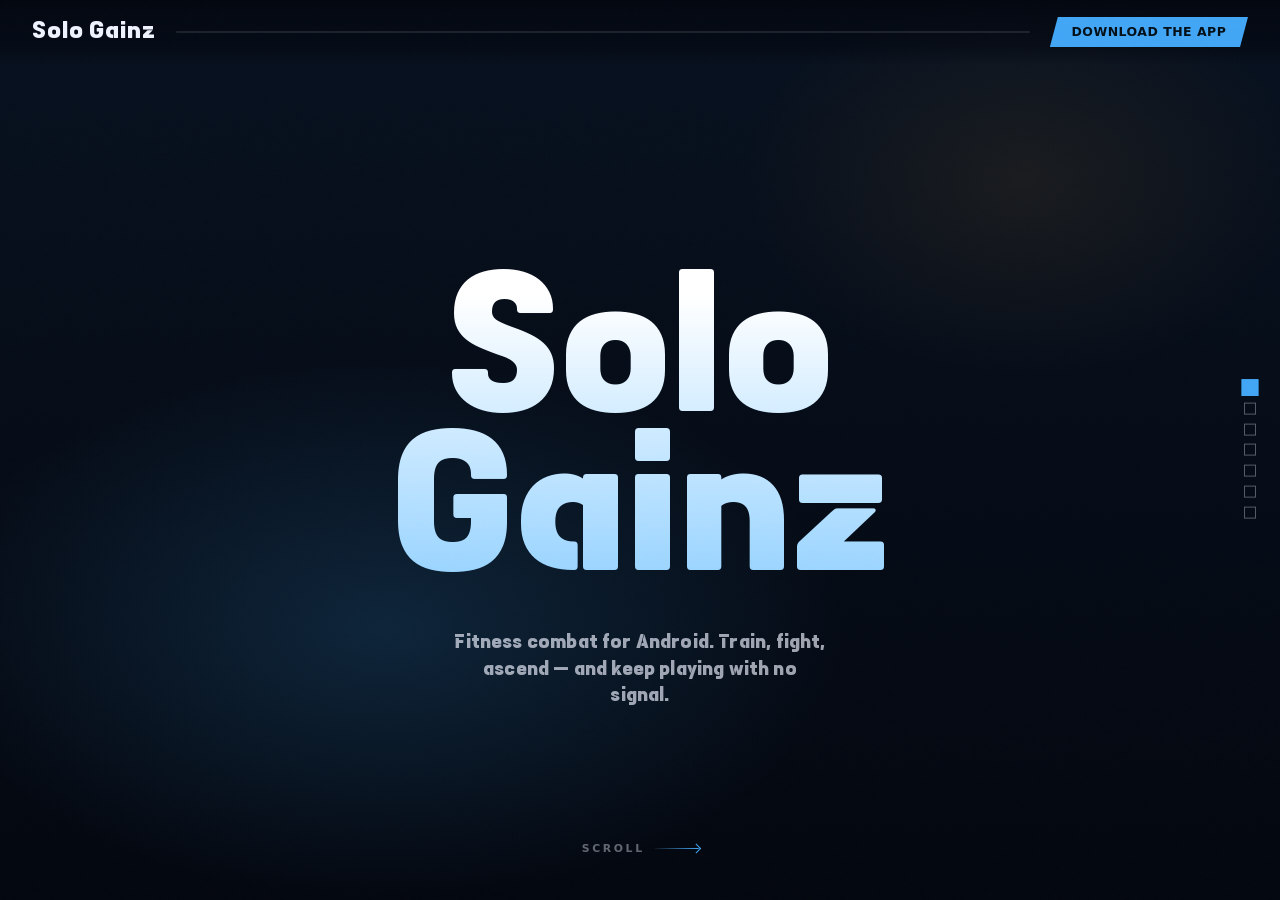
<file: index.html>
<!DOCTYPE html>
<html lang="en">
<head>
  <meta charset="UTF-8" />
  <meta name="viewport" content="width=device-width, initial-scale=1.0, viewport-fit=cover" />
  <!-- Tenada is the display face on every heading; fetching it in parallel
       with the stylesheet stops the hero re-flowing a beat after paint. -->
  <link rel="preload" href="fonts/Tenada.woff2" as="font" type="font/woff2" crossorigin />
  <meta name="format-detection" content="telephone=no" />
  <!-- `js` gates the scroll-reveal start state in site.css. Inline, and in the
       head on purpose: a deferred script would set it after first paint, so
       the content would draw, blink out, then animate back in. -->
  <script>document.documentElement.classList.add("js");</script>
  <meta name="description" content="Solo Gainz — hunt-ready fitness combat on Android. Daily quests, real combat frames, local Wi‑Fi PVP, loot chests, and rank shields. Sign in once, then play offline. Direct APK download." />
  <meta name="theme-color" content="#071426" />
  <meta name="robots" content="index, follow" />
  <title>Solo Gainz — Fitness Combat for Android</title>
  <link rel="icon" href="favicon.svg" type="image/svg+xml" />
  <link rel="icon" href="favicon-32.png" sizes="32x32" type="image/png" />
  <link rel="icon" href="favicon-192.png" sizes="192x192" type="image/png" />
  <link rel="apple-touch-icon" href="apple-touch-icon.png" />

  <meta property="og:type" content="website" />
  <meta property="og:site_name" content="Solo Gainz" />
  <meta property="og:title" content="Solo Gainz — Fitness Combat for Android" />
  <meta property="og:description" content="Daily quests, real combat frames, local Wi‑Fi PVP, loot chests, and rank shields. Sign in once, then play offline. Direct APK download." />
  <link rel="canonical" href="https://frazarx.github.io/" />
  <meta property="og:url" content="https://frazarx.github.io/" />
  <meta property="og:image" content="https://frazarx.github.io/app_thumbnail.png" />
  <meta name="twitter:card" content="summary_large_image" />
  <meta name="twitter:title" content="Solo Gainz — Fitness Combat for Android" />
  <meta name="twitter:description" content="Daily quests, real combat, local PVP, loot chests, rank shields. Sign in once, then play offline. Direct APK." />
  <meta name="twitter:image" content="https://frazarx.github.io/app_thumbnail.png" />
  <link rel="preconnect" href="https://fonts.googleapis.com" />
  <link rel="preconnect" href="https://fonts.gstatic.com" crossorigin />
  <link href="https://fonts.googleapis.com/css2?family=Inter:wght@400;500;600;700;800&display=swap" rel="stylesheet" />
  <link rel="stylesheet" href="site.css" />
  <meta http-equiv="Content-Security-Policy" content="default-src 'self'; base-uri 'none'; object-src 'none'; form-action 'none'; script-src 'self' 'unsafe-inline' https://fonts.googleapis.com; style-src 'self' 'unsafe-inline' https://fonts.googleapis.com; font-src 'self' https://fonts.gstatic.com data:; img-src 'self' data:; media-src 'self'; connect-src 'self' https://oschpozvdrdpjlsgadgl.supabase.co; manifest-src 'self'" />
  <meta name="referrer" content="strict-origin-when-cross-origin" />
</head>
<body class="track-page">
  <div class="noise" aria-hidden="true"></div>

  <header class="chrome">
    <a class="chrome__brand" href="#panel-0">
      <span>Solo Gainz</span>
    </a>
    <div class="chrome__rail" aria-hidden="true">
      <div class="chrome__fill" id="scrollFill"></div>
    </div>
    <div class="chrome__actions">
      <a class="chrome__apk" href="https://github.com/FrazarX/FrazarX.github.io/releases/latest/download/Solo.Gainz.apk" download="Solo.Gainz.apk" rel="noopener">Download the app</a>
    </div>
  </header>

  <nav class="dots" id="dots" aria-label="Sections"></nav>

  <div class="track" id="track" tabindex="0">
    <!-- 0 INTRO — title only, by design. Everything that used to crowd the
         hero now lives in the sections that follow. -->
    <section class="panel panel--intro" data-index="0" id="panel-0">
      <div class="panel__bg panel__bg--arena" aria-hidden="true"></div>
      <div class="panel__inner intro">
        <h1 class="mega" data-reveal>Solo<br />Gainz</h1>
        <p class="intro__line" data-reveal>Fitness combat for Android. Train, fight, ascend — and keep playing with no signal.</p>
        <p class="scroll-cue" aria-hidden="true">
          <span>Scroll</span>
          <span class="scroll-cue__arrow"></span>
        </p>
      </div>
    </section>

    <!-- 1 TRAILER -->
    <section class="panel panel--trailer" data-index="1">
      <div class="panel__inner trailer">
        <div class="trailer__copy">
          <p class="kicker" data-reveal>Watch</p>
          <h2 data-reveal>See the hunt.</h2>
          <p class="body" data-reveal>A short look at Solo Gainz — train, fight, ascend. Everything you see is captured in-app.</p>
        </div>
        <div class="trailer__stage panel-card" data-reveal>
          <video
            class="trailer__video"
            controls
            playsinline
            preload="metadata"
            aria-label="Solo Gainz trailer"
          >
            <source src="media/trailer/Solo-Gainz-Trailer.mp4" type="video/mp4" />
          </video>
        </div>
      </div>
    </section>

    <!-- 2 FAQ -->
    <section class="panel panel--faq" data-index="2">
      <div class="panel__inner faq">
        <div class="faq__copy">
          <p class="kicker" data-reveal>Questions</p>
          <h2 data-reveal>Before you sideload.</h2>
          <p class="body" data-reveal>The short version, prototype.</p>
        </div>
        <div class="faq-list panel-card" id="faqList">
          <div class="faq-item">
            <button type="button" class="faq-q" aria-expanded="false">
              <span>How do I install the APK?</span>
              <span class="faq-q__icon" aria-hidden="true">+</span>
            </button>
            <div class="faq-a"><p>Download the APK, then open it on your Android device. Allow "Install from this source" if prompted. Requires Android 8.0 or newer.</p></div>
          </div>
          <div class="faq-item">
            <button type="button" class="faq-q" aria-expanded="false">
              <span>Is it safe to sideload?</span>
              <span class="faq-q__icon" aria-hidden="true">+</span>
            </button>
            <div class="faq-a"><p>Yes. The APK is signed and served directly by us. Your device may warn you simply because it&#39;s outside the Play Store — that&#39;s normal for direct installs.</p></div>
          </div>
          <div class="faq-item">
            <button type="button" class="faq-q" aria-expanded="false">
              <span>Is there an iOS version?</span>
              <span class="faq-q__icon" aria-hidden="true">+</span>
            </button>
            <div class="faq-a"><p>Not yet. Solo Gainz is Android-only for now. iOS is on the roadmap but has no release date.</p></div>
          </div>
          <div class="faq-item">
            <button type="button" class="faq-q" aria-expanded="false">
              <span>Does PVP need the internet?</span>
              <span class="faq-q__icon" aria-hidden="true">+</span>
            </button>
            <div class="faq-a"><p>No. PVP runs over your local Wi‑Fi / LAN — host or join prototypes on the same network. The rest of the game runs offline once you have signed in.</p></div>
          </div>
          <div class="faq-item">
            <button type="button" class="faq-q" aria-expanded="false">
              <span>Do I need an account, and do I need to stay online?</span>
              <span class="faq-q__icon" aria-hidden="true">+</span>
            </button>
            <div class="faq-a"><p>An account is required to start, and that is the only part that needs a connection. It is what keeps your progress safe if you lose your phone, what places you on the leaderboard, and what lets the game verify the date so daily quests cannot be farmed by changing your clock. After that first sign-in Solo Gainz runs offline — train, fight, open chests — and syncs everything the next time you have signal.</p></div>
          </div>
        </div>
      </div>
    </section>

    <!-- 3 PALETTE -->
    <section class="panel panel--palette" data-index="3" id="panel-palette">
      <div class="panel__inner palette">
        <div class="palette__copy">
          <p class="kicker" data-reveal>Palette</p>
          <h2 data-reveal>Mixed from four.</h2>
          <p class="body" data-reveal>Every surface, glow and label on this page is a step off one of these ramps. Nothing is invented per section.</p>
        </div>

        <div class="palette__bars panel-card" data-reveal>
          <div class="palette-row" style="--glow:rgba(66, 165, 245, 0.22)">
            <div class="palette-row__head">
              <p class="palette-row__name">Ground</p>
              <p class="palette-row__role">Surfaces</p>
            </div>
            <div class="palette-row__body">
              <div class="palette-bar">
                <span style="background:#03070f"></span>
                <span style="background:#07111f"></span>
                <span style="background:#071426"></span>
                <span style="background:#0c2038"></span>
                <span style="background:#122c4a"></span>
              </div>
              <ul class="palette-legend">
                <li><i style="--c:#03070f"></i>#03070f</li>
                <li><i style="--c:#07111f"></i>#07111f</li>
                <li><i style="--c:#071426"></i>#071426</li>
                <li><i style="--c:#0c2038"></i>#0c2038</li>
                <li><i style="--c:#122c4a"></i>#122c4a</li>
              </ul>
            </div>
          </div>

          <div class="palette-row" style="--glow:rgba(66, 165, 245, 0.34)">
            <div class="palette-row__head">
              <p class="palette-row__name">Signal</p>
              <p class="palette-row__role">Accent</p>
            </div>
            <div class="palette-row__body">
              <div class="palette-bar">
                <span style="background:#0d47a1"></span>
                <span style="background:#2196f3"></span>
                <span style="background:#42a5f5"></span>
                <span style="background:#8fd0ff"></span>
              </div>
              <ul class="palette-legend">
                <li><i style="--c:#0d47a1"></i>#0d47a1</li>
                <li><i style="--c:#2196f3"></i>#2196f3</li>
                <li><i style="--c:#42a5f5"></i>#42a5f5</li>
                <li><i style="--c:#8fd0ff"></i>#8fd0ff</li>
              </ul>
            </div>
          </div>

          <div class="palette-row" style="--glow:rgba(255, 176, 58, 0.28)">
            <div class="palette-row__head">
              <p class="palette-row__name">Heat</p>
              <p class="palette-row__role">Rewards</p>
            </div>
            <div class="palette-row__body">
              <div class="palette-bar">
                <span style="background:#4a1f1f"></span>
                <span style="background:#6a522e"></span>
                <span style="background:#ffb03a"></span>
              </div>
              <ul class="palette-legend">
                <li><i style="--c:#4a1f1f"></i>#4a1f1f</li>
                <li><i style="--c:#6a522e"></i>#6a522e</li>
                <li><i style="--c:#ffb03a"></i>#ffb03a</li>
              </ul>
            </div>
          </div>

          <div class="palette-row" style="--glow:rgba(238, 242, 255, 0.18)">
            <div class="palette-row__head">
              <p class="palette-row__name">Ink</p>
              <p class="palette-row__role">Type &amp; rules</p>
            </div>
            <div class="palette-row__body">
              <div class="palette-bar">
                <span style="background:#293546"></span>
                <span style="background:#636d7d"></span>
                <span style="background:#9fa7b5"></span>
                <span style="background:#eef2ff"></span>
              </div>
              <ul class="palette-legend">
                <li><i style="--c:#293546"></i>#293546</li>
                <li><i style="--c:#636d7d"></i>#636d7d</li>
                <li><i style="--c:#9fa7b5"></i>#9fa7b5</li>
                <li><i style="--c:#eef2ff"></i>#eef2ff</li>
              </ul>
            </div>
          </div>
        </div>
      </div>
    </section>

    <!-- 4 COMMUNITY -->
    <section class="panel panel--community" data-index="4" id="panel-community">
      <div class="panel__inner community">
        <div class="community__copy">
          <p class="kicker" data-reveal>Community</p>
          <h2 data-reveal>Who is training.</h2>
          <p class="body" data-reveal>Who's training, and who tops the ladder.</p>
        </div>

        <div class="community__grid">
          <div class="community__charts">
            <figure class="chart panel-card is-loading" data-chart="tiers">
              <figcaption class="chart__title">
                <span class="chart__name">The ladder</span>
                <span class="chart__note">Players by rank</span>
              </figcaption>
              <ul class="bars" data-bars>
                <li class="bar"><i class="bar__chip skeleton"></i><span class="bar__track"><i class="skeleton"></i></span><b class="bar__count skeleton"></b></li>
                <li class="bar"><i class="bar__chip skeleton"></i><span class="bar__track"><i class="skeleton"></i></span><b class="bar__count skeleton"></b></li>
                <li class="bar"><i class="bar__chip skeleton"></i><span class="bar__track"><i class="skeleton"></i></span><b class="bar__count skeleton"></b></li>
                <li class="bar"><i class="bar__chip skeleton"></i><span class="bar__track"><i class="skeleton"></i></span><b class="bar__count skeleton"></b></li>
                <li class="bar"><i class="bar__chip skeleton"></i><span class="bar__track"><i class="skeleton"></i></span><b class="bar__count skeleton"></b></li>
                <li class="bar"><i class="bar__chip skeleton"></i><span class="bar__track"><i class="skeleton"></i></span><b class="bar__count skeleton"></b></li>
                <li class="bar"><i class="bar__chip skeleton"></i><span class="bar__track"><i class="skeleton"></i></span><b class="bar__count skeleton"></b></li>
              </ul>
            </figure>

            <figure class="chart panel-card is-loading" data-chart="families">
              <figcaption class="chart__title">
                <span class="chart__name">Where the training goes</span>
                <span class="chart__note">Points by movement family</span>
              </figcaption>
              <div class="chart__body">
                <div class="donut">
                  <svg viewBox="0 0 120 120" role="img" aria-label="Training points by movement family">
                    <circle class="donut__track" cx="60" cy="60" r="42"></circle>
                    <circle class="donut__load" cx="60" cy="60" r="42"></circle>
                    <g data-slices></g>
                  </svg>
                  <div class="donut__centre">
                    <span class="donut__value" data-value>—</span>
                    <span class="donut__label" data-centre-label>points</span>
                  </div>
                </div>
                <ul class="legend" data-legend>
                  <li><i class="skeleton"></i><span class="skeleton"></span><b class="skeleton"></b></li>
                  <li><i class="skeleton"></i><span class="skeleton"></span><b class="skeleton"></b></li>
                  <li><i class="skeleton"></i><span class="skeleton"></span><b class="skeleton"></b></li>
                  <li><i class="skeleton"></i><span class="skeleton"></span><b class="skeleton"></b></li>
                </ul>
              </div>
            </figure>
          </div>

          <section class="topfive is-loading" data-topfive>
            <div class="topfive__head">
              <span class="topfive__name">Top five</span>
              <span class="topfive__note">Best on the ladder</span>
            </div>
            <ol class="players" data-players>
              <li class="player"><span class="player__avatar skeleton"></span><span class="player__who"><b class="skeleton"></b><span class="skeleton"></span></span><span class="player__score"><b class="skeleton"></b><small class="skeleton"></small></span></li>
              <li class="player"><span class="player__avatar skeleton"></span><span class="player__who"><b class="skeleton"></b><span class="skeleton"></span></span><span class="player__score"><b class="skeleton"></b><small class="skeleton"></small></span></li>
              <li class="player"><span class="player__avatar skeleton"></span><span class="player__who"><b class="skeleton"></b><span class="skeleton"></span></span><span class="player__score"><b class="skeleton"></b><small class="skeleton"></small></span></li>
              <li class="player"><span class="player__avatar skeleton"></span><span class="player__who"><b class="skeleton"></b><span class="skeleton"></span></span><span class="player__score"><b class="skeleton"></b><small class="skeleton"></small></span></li>
              <li class="player"><span class="player__avatar skeleton"></span><span class="player__who"><b class="skeleton"></b><span class="skeleton"></span></span><span class="player__score"><b class="skeleton"></b><small class="skeleton"></small></span></li>
            </ol>
            <p class="topfive__empty" data-topfive-empty hidden>The board is not answering right now.</p>
          </section>
        </div>

        <p class="community__stamp" data-stamp hidden></p>
      </div>
    </section>

    <!-- 5 SOCIAL -->
    <section class="panel panel--social" data-index="5" id="panel-social">
      <div class="panel__inner social">
        <div class="social__copy">
          <p class="kicker" data-reveal>Follow</p>
          <h2 data-reveal>Find us out there.</h2>
          <p class="body" data-reveal>Clips, progress, the occasional fight that did not go to plan.</p>
        </div>

        <!-- The links below are the platforms' own searches for the game, so
             they lead somewhere real today. Swap them for the exact profile
             links as the accounts are claimed. -->
        <ul class="social__row" data-reveal>
          <li>
            <a class="social__btn" href="https://www.facebook.com/search/top?q=Solo%20Gainz" target="_blank" rel="noopener noreferrer">
              <img src="media/social/facebook.png" alt="Facebook" width="120" height="120" loading="lazy" decoding="async" />
              <span>Facebook</span>
            </a>
          </li>
          <li>
            <a class="social__btn" href="https://www.instagram.com/explore/tags/sologainz/" target="_blank" rel="noopener noreferrer">
              <img src="media/social/instagram.png" alt="Instagram" width="120" height="120" loading="lazy" decoding="async" />
              <span>Instagram</span>
            </a>
          </li>
          <li>
            <a class="social__btn" href="https://www.tiktok.com/tag/sologainz" target="_blank" rel="noopener noreferrer">
              <img src="media/social/tiktok.png" alt="TikTok" width="120" height="120" loading="lazy" decoding="async" />
              <span>TikTok</span>
            </a>
          </li>
          <li>
            <a class="social__btn" href="https://x.com/search?q=%22Solo%20Gainz%22" target="_blank" rel="noopener noreferrer">
              <img src="media/social/twitter.png" alt="X" width="120" height="120" loading="lazy" decoding="async" />
              <span>X</span>
            </a>
          </li>
          <li>
            <a class="social__btn" href="https://www.youtube.com/results?search_query=Solo+Gainz" target="_blank" rel="noopener noreferrer">
              <img src="media/social/youtube.png" alt="YouTube" width="120" height="120" loading="lazy" decoding="async" />
              <span>YouTube</span>
            </a>
          </li>
          <li>
            <a class="social__btn" href="https://itch.io/search?q=Solo+Gainz" target="_blank" rel="noopener noreferrer">
              <img src="media/social/itch.png" alt="itch.io" width="120" height="120" loading="lazy" decoding="async" />
              <span>itch.io</span>
            </a>
          </li>
          <li>
            <a class="social__btn" href="https://play.google.com/store/search?q=Solo%20Gainz&amp;c=apps" target="_blank" rel="noopener noreferrer">
              <img src="media/social/playstore.png" alt="Google Play" width="120" height="120" loading="lazy" decoding="async" />
              <span>Play Store</span>
            </a>
          </li>
        </ul>
      </div>
    </section>

    <!-- 6 FOOTER -->
    <section class="panel panel--get" data-index="6">
      <footer class="panel__inner site-footer">
        <div class="site-footer__top">
          <div class="site-footer__brand">
            <img class="site-footer__logo" src="app_icon.png" alt="Solo Gainz app icon" width="56" height="56" loading="lazy" decoding="async" />
            <div class="site-footer__brandtext">
              <p class="site-footer__name">
                Solo Gainz
                <span class="site-footer__rule" aria-hidden="true"></span>
              </p>
              <p class="site-footer__tag">Every rep is a round — train offline, sync when you're ready.</p>
            </div>
          </div>
        </div>
        <div class="site-footer__divider" aria-hidden="true"></div>
        <div class="site-footer__bottom">
          <p class="site-footer__copy">© 2026 Xoventic · Solo Gainz. All rights reserved.</p>
          <nav class="site-footer__legal" aria-label="Legal">
            <a href="mailto:xoventic@gmail.com">Contact</a>
            <a href="privacy.html">Privacy Policy</a>
            <a href="terms.html">Terms &amp; Conditions</a>
          </nav>
        </div>
      </footer>
    </section>
  </div>

  <script src="analytics.js" defer></script>
  <script src="site.js" defer></script>
</body>
</html>
</file>
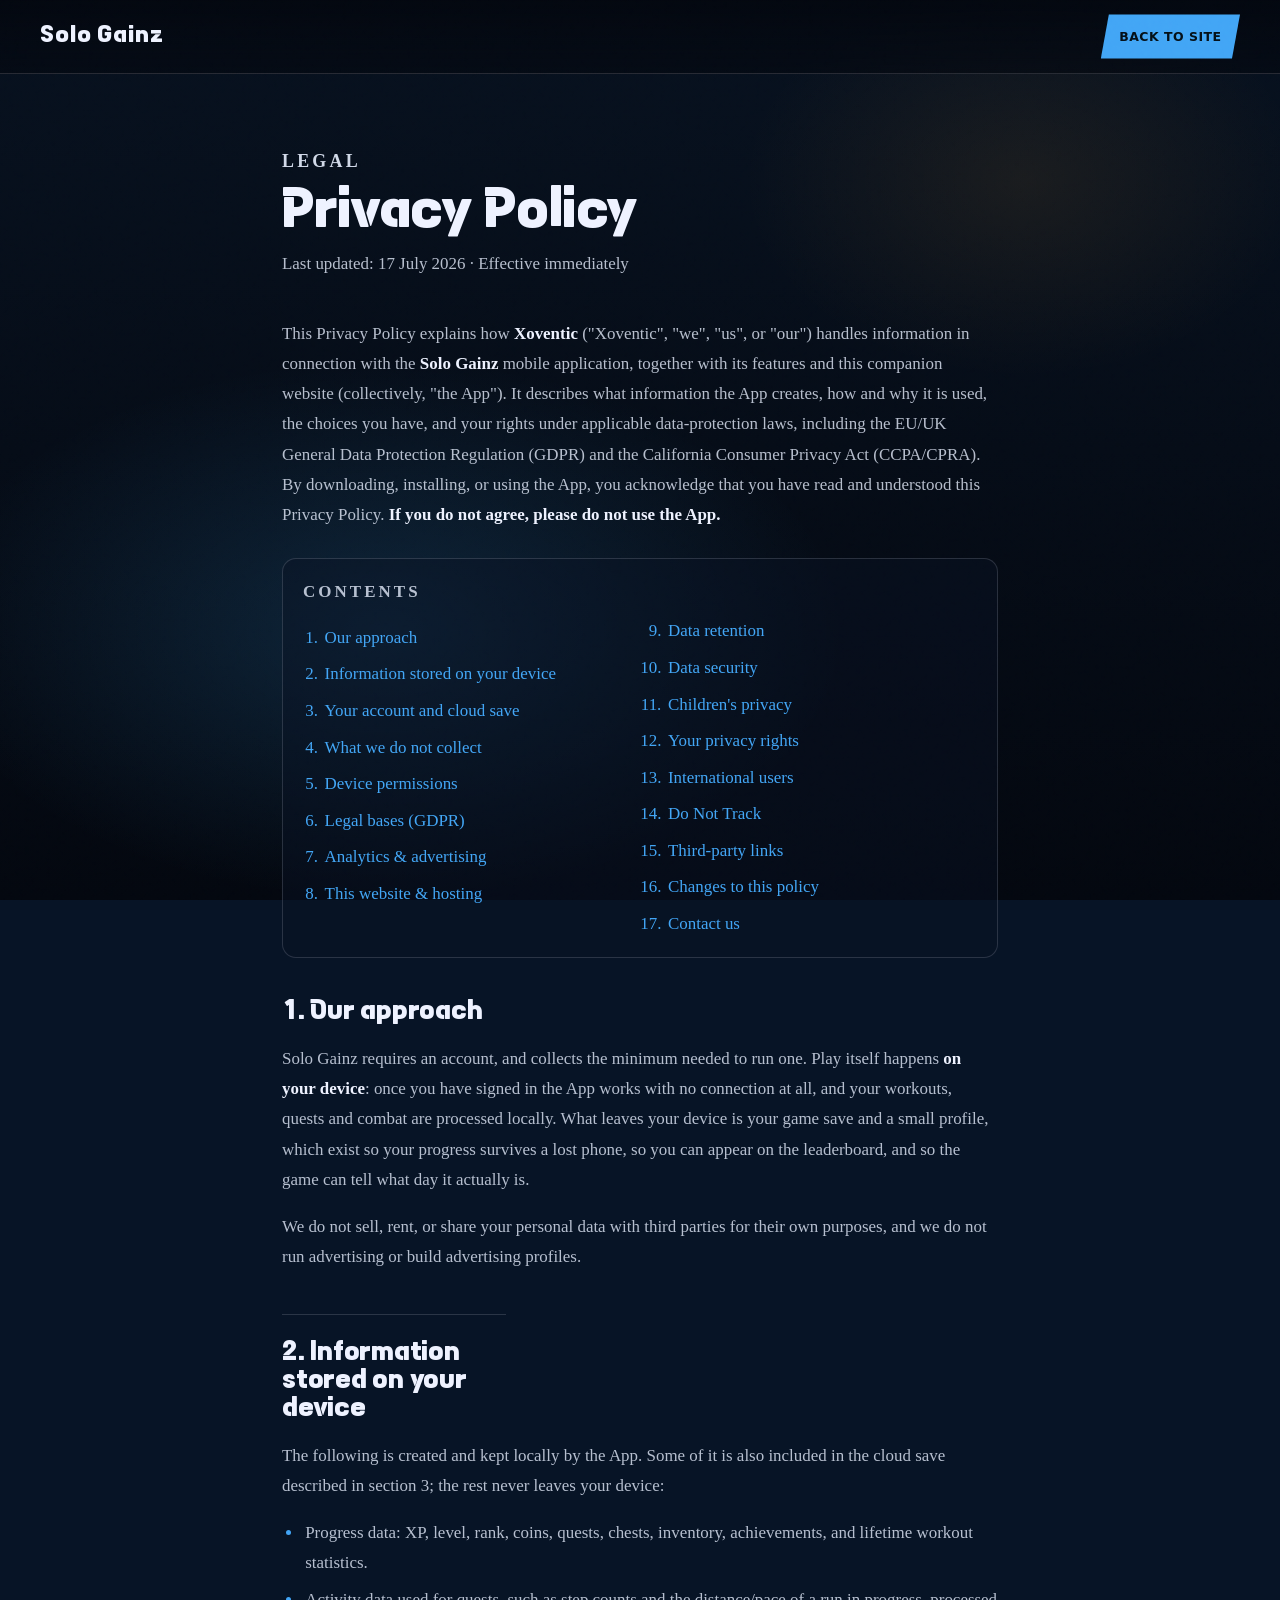
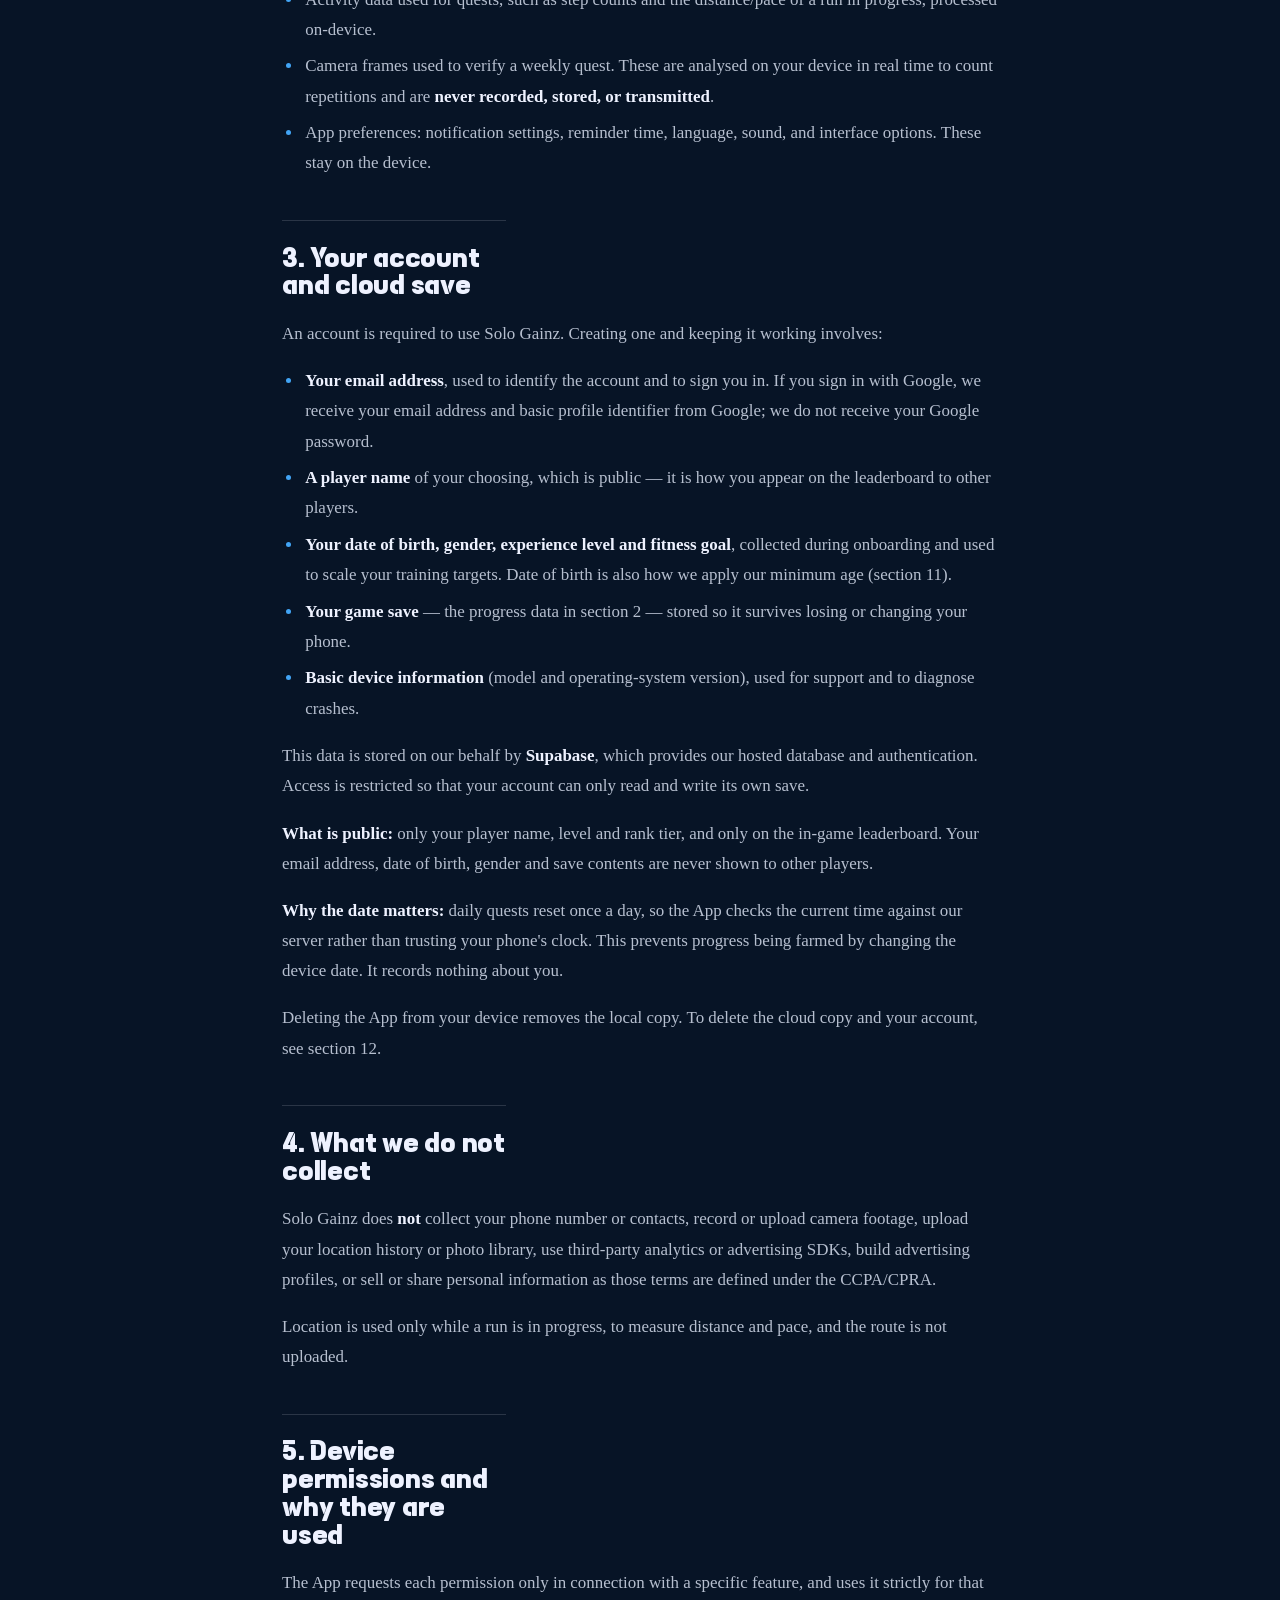
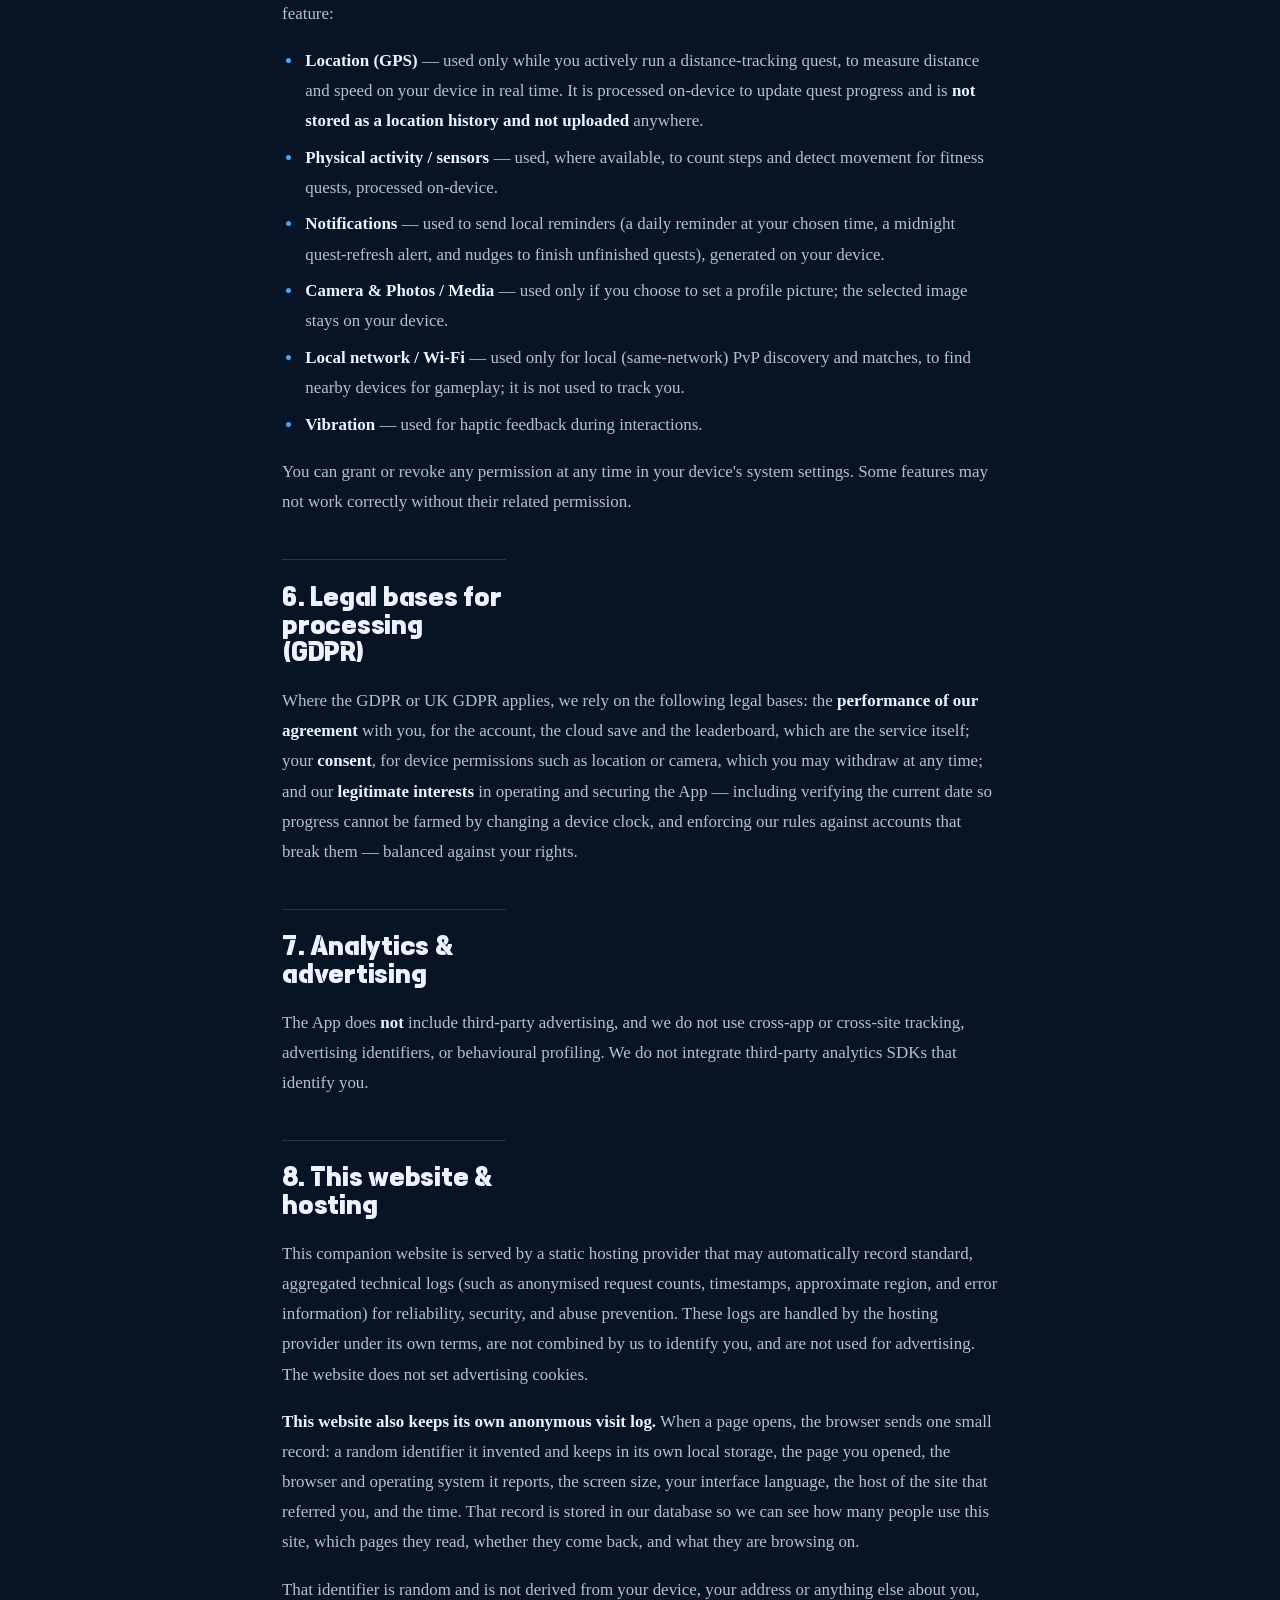
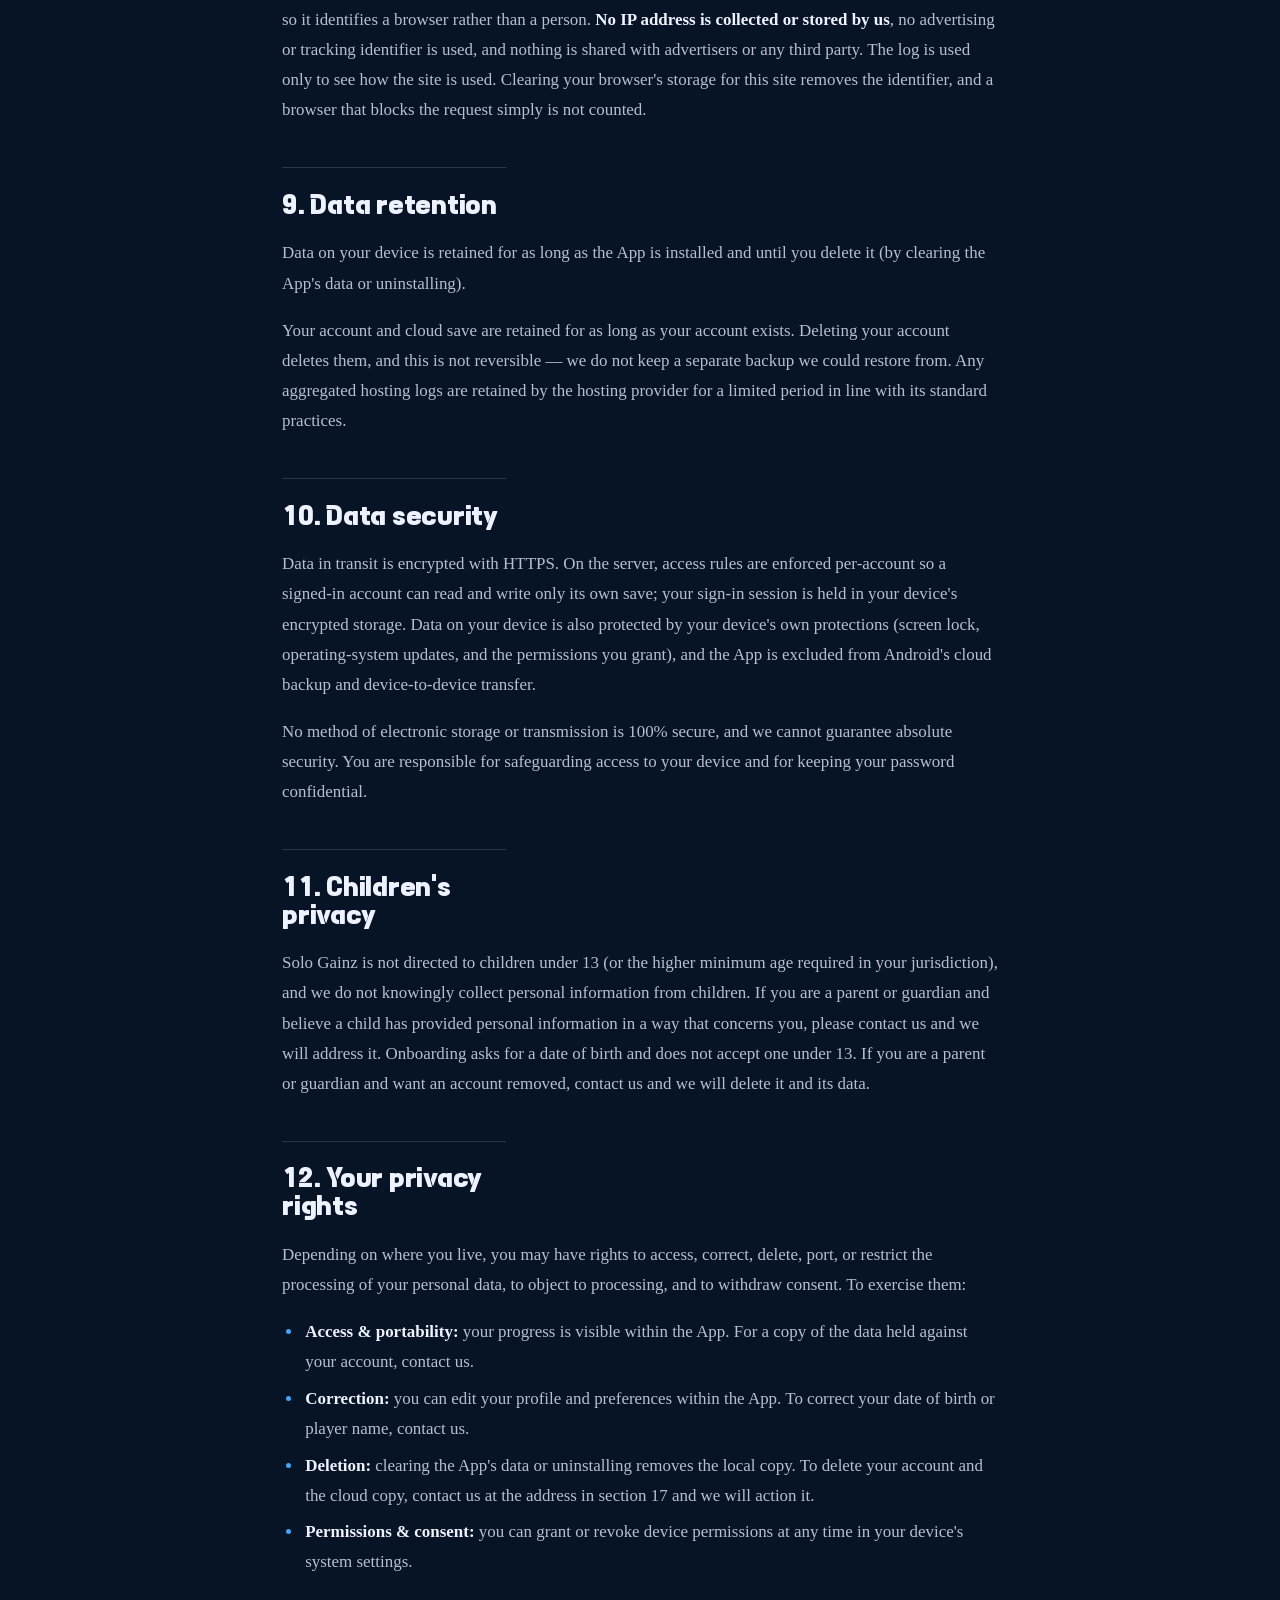
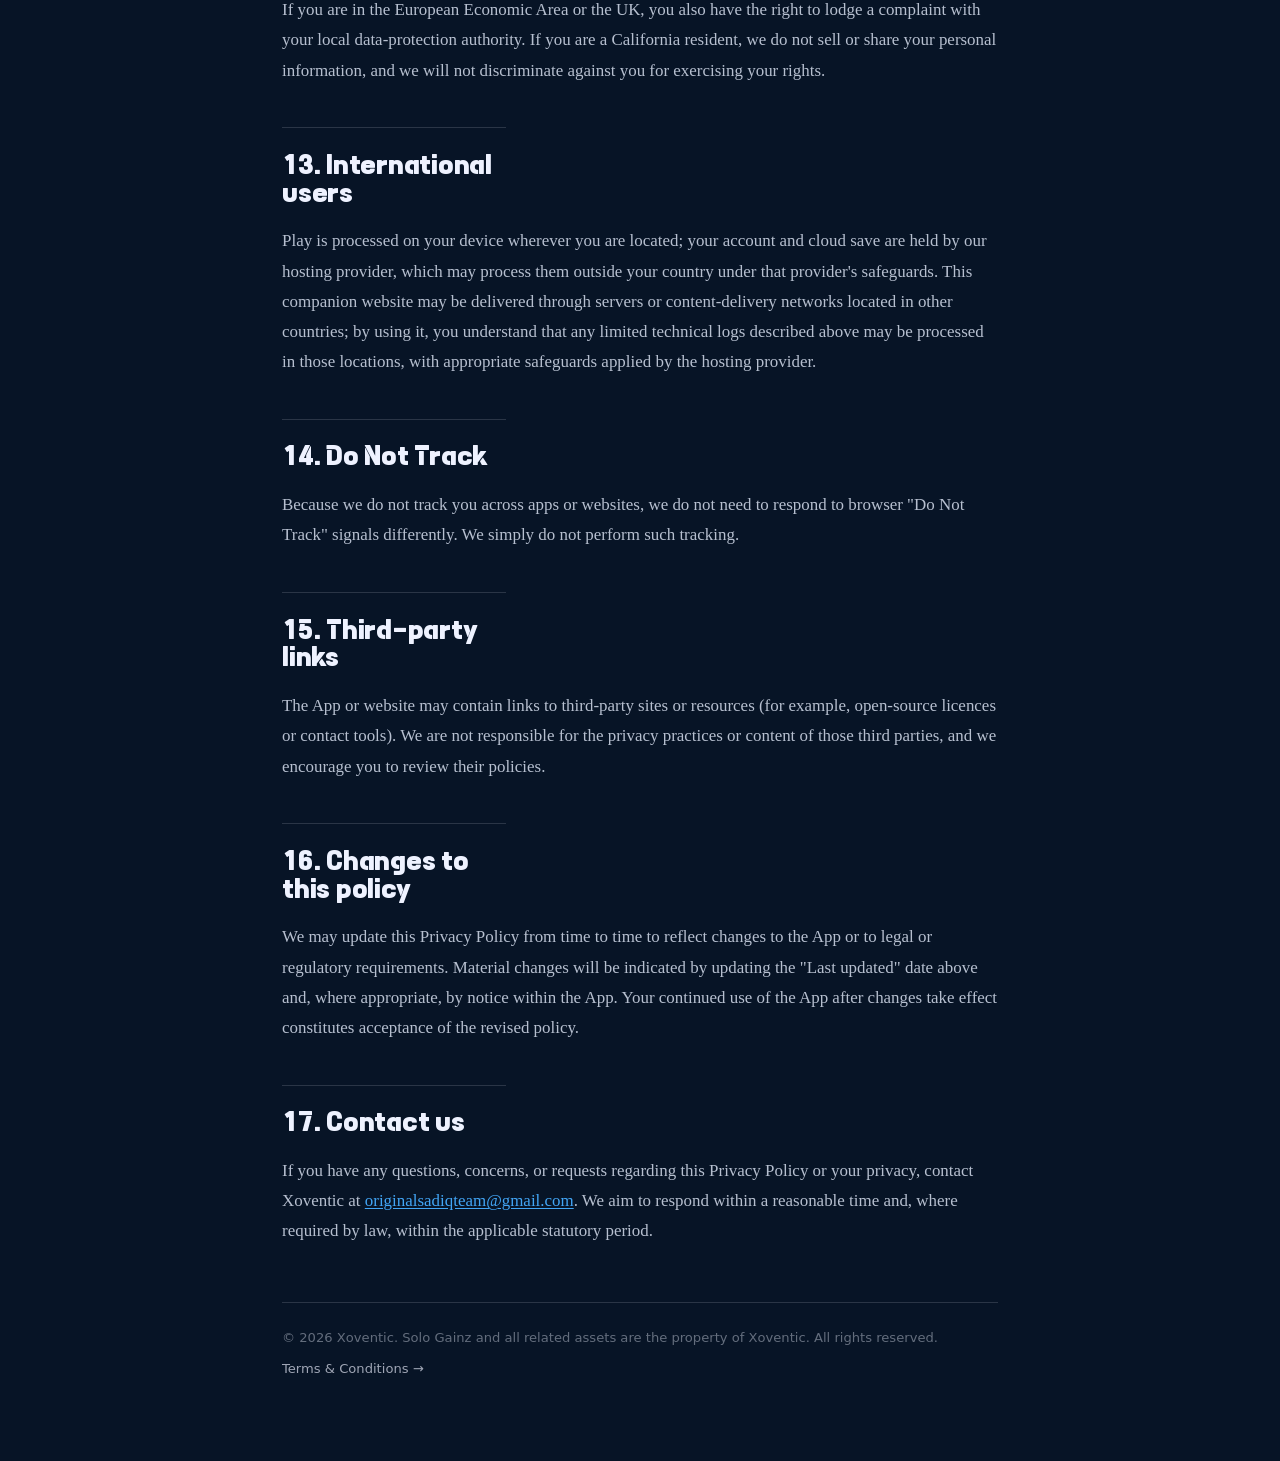
<file: privacy.html>
<!DOCTYPE html>
<html lang="en">
<head>
  <meta charset="UTF-8" />
  <meta name="viewport" content="width=device-width, initial-scale=1.0, viewport-fit=cover" />
  <link rel="preload" href="fonts/Tenada.woff2" as="font" type="font/woff2" crossorigin />
  <meta name="format-detection" content="telephone=no" />
  <meta name="description" content="Privacy Policy for the Solo Gainz Android app by Xoventic." />
  <meta name="theme-color" content="#071426" />
  <meta name="robots" content="index, follow" />
  <title>Privacy Policy — Solo Gainz</title>
  <link rel="icon" href="favicon.svg" type="image/svg+xml" />
  <link rel="icon" href="favicon-32.png" sizes="32x32" type="image/png" />
  <link rel="icon" href="favicon-192.png" sizes="192x192" type="image/png" />
  <link rel="apple-touch-icon" href="apple-touch-icon.png" />
  <link rel="preconnect" href="https://fonts.googleapis.com" />
  <link rel="preconnect" href="https://fonts.gstatic.com" crossorigin />
  <link href="https://fonts.googleapis.com/css2?family=Inter:wght@400;500;600;700;800&family=Newsreader:opsz,wght@6..72,400;6..72,500;6..72,600&display=swap" rel="stylesheet" />
  <link rel="stylesheet" href="site.css" />
  <meta http-equiv="Content-Security-Policy" content="default-src 'self'; base-uri 'none'; object-src 'none'; form-action 'none'; script-src 'self' 'unsafe-inline' https://fonts.googleapis.com; style-src 'self' 'unsafe-inline' https://fonts.googleapis.com; font-src 'self' https://fonts.gstatic.com data:; img-src 'self' data:; media-src 'self'; connect-src 'self' https://oschpozvdrdpjlsgadgl.supabase.co; manifest-src 'self'" />
  <meta name="referrer" content="strict-origin-when-cross-origin" />
  <!-- The shimmer sweep on this page waits for the web fonts, so the class
       has to be on the document before the first paint. -->
  <script>document.documentElement.classList.add("is-loading");</script>
</head>
<body class="legal">
  <div class="noise" aria-hidden="true"></div>
  <header class="legal-chrome">
    <a class="legal-chrome__brand" href="index.html">
      <span>Solo Gainz</span>
    </a>
    <a class="legal-chrome__back" href="index.html">Back to site</a>
  </header>

  <main class="legal-wrap">
    <p class="legal-kicker">Legal</p>
    <h1 class="legal-title">Privacy Policy</h1>
    <p class="legal-meta">Last updated: 17 July 2026 · Effective immediately</p>

    <p>This Privacy Policy explains how <strong>Xoventic</strong> ("Xoventic", "we", "us", or "our") handles information in connection with the <strong>Solo Gainz</strong> mobile application, together with its features and this companion website (collectively, "the App"). It describes what information the App creates, how and why it is used, the choices you have, and your rights under applicable data-protection laws, including the EU/UK General Data Protection Regulation (GDPR) and the California Consumer Privacy Act (CCPA/CPRA). By downloading, installing, or using the App, you acknowledge that you have read and understood this Privacy Policy. <strong>If you do not agree, please do not use the App.</strong></p>

    <nav class="legal-toc" aria-label="Contents">
      <p class="legal-toc__title">Contents</p>
      <ol>
        <li><a href="#p-approach">Our approach</a></li>
        <li><a href="#p-ondevice">Information stored on your device</a></li>
        <li><a href="#p-account">Your account and cloud save</a></li>
        <li><a href="#p-notcollect">What we do not collect</a></li>
        <li><a href="#p-permissions">Device permissions</a></li>
        <li><a href="#p-bases">Legal bases (GDPR)</a></li>
        <li><a href="#p-analytics">Analytics &amp; advertising</a></li>
        <li><a href="#p-website">This website &amp; hosting</a></li>
        <li><a href="#p-retention">Data retention</a></li>
        <li><a href="#p-security">Data security</a></li>
        <li><a href="#p-children">Children's privacy</a></li>
        <li><a href="#p-rights">Your privacy rights</a></li>
        <li><a href="#p-intl">International users</a></li>
        <li><a href="#p-dnt">Do Not Track</a></li>
        <li><a href="#p-links">Third-party links</a></li>
        <li><a href="#p-changes">Changes to this policy</a></li>
        <li><a href="#p-contact">Contact us</a></li>
      </ol>
    </nav>

    <h2 id="p-approach">1. Our approach</h2>
    <p>Solo Gainz requires an account, and collects the minimum needed to run one. Play itself happens <strong>on your device</strong>: once you have signed in the App works with no connection at all, and your workouts, quests and combat are processed locally. What leaves your device is your game save and a small profile, which exist so your progress survives a lost phone, so you can appear on the leaderboard, and so the game can tell what day it actually is.</p>
    <p>We do not sell, rent, or share your personal data with third parties for their own purposes, and we do not run advertising or build advertising profiles.</p>

    <h2 id="p-ondevice">2. Information stored on your device</h2>
    <p>The following is created and kept locally by the App. Some of it is also included in the cloud save described in section 3; the rest never leaves your device:</p>
    <ul>
      <li>Progress data: XP, level, rank, coins, quests, chests, inventory, achievements, and lifetime workout statistics.</li>
      <li>Activity data used for quests, such as step counts and the distance/pace of a run in progress, processed on-device.</li>
      <li>Camera frames used to verify a weekly quest. These are analysed on your device in real time to count repetitions and are <strong>never recorded, stored, or transmitted</strong>.</li>
      <li>App preferences: notification settings, reminder time, language, sound, and interface options. These stay on the device.</li>
    </ul>

    <h2 id="p-account">3. Your account and cloud save</h2>
    <p>An account is required to use Solo Gainz. Creating one and keeping it working involves:</p>
    <ul>
      <li><strong>Your email address</strong>, used to identify the account and to sign you in. If you sign in with Google, we receive your email address and basic profile identifier from Google; we do not receive your Google password.</li>
      <li><strong>A player name</strong> of your choosing, which is public — it is how you appear on the leaderboard to other players.</li>
      <li><strong>Your date of birth, gender, experience level and fitness goal</strong>, collected during onboarding and used to scale your training targets. Date of birth is also how we apply our minimum age (section 11).</li>
      <li><strong>Your game save</strong> — the progress data in section 2 — stored so it survives losing or changing your phone.</li>
      <li><strong>Basic device information</strong> (model and operating-system version), used for support and to diagnose crashes.</li>
    </ul>
    <p>This data is stored on our behalf by <strong>Supabase</strong>, which provides our hosted database and authentication. Access is restricted so that your account can only read and write its own save.</p>
    <p><strong>What is public:</strong> only your player name, level and rank tier, and only on the in-game leaderboard. Your email address, date of birth, gender and save contents are never shown to other players.</p>
    <p><strong>Why the date matters:</strong> daily quests reset once a day, so the App checks the current time against our server rather than trusting your phone's clock. This prevents progress being farmed by changing the device date. It records nothing about you.</p>
    <p>Deleting the App from your device removes the local copy. To delete the cloud copy and your account, see section 12.</p>

    <h2 id="p-notcollect">4. What we do not collect</h2>
    <p>Solo Gainz does <strong>not</strong> collect your phone number or contacts, record or upload camera footage, upload your location history or photo library, use third-party analytics or advertising SDKs, build advertising profiles, or sell or share personal information as those terms are defined under the CCPA/CPRA.</p>
    <p>Location is used only while a run is in progress, to measure distance and pace, and the route is not uploaded.</p>

    <h2 id="p-permissions">5. Device permissions and why they are used</h2>
    <p>The App requests each permission only in connection with a specific feature, and uses it strictly for that feature:</p>
    <ul>
      <li><strong>Location (GPS)</strong> — used only while you actively run a distance-tracking quest, to measure distance and speed on your device in real time. It is processed on-device to update quest progress and is <strong>not stored as a location history and not uploaded</strong> anywhere.</li>
      <li><strong>Physical activity / sensors</strong> — used, where available, to count steps and detect movement for fitness quests, processed on-device.</li>
      <li><strong>Notifications</strong> — used to send local reminders (a daily reminder at your chosen time, a midnight quest-refresh alert, and nudges to finish unfinished quests), generated on your device.</li>
      <li><strong>Camera &amp; Photos / Media</strong> — used only if you choose to set a profile picture; the selected image stays on your device.</li>
      <li><strong>Local network / Wi‑Fi</strong> — used only for local (same-network) PvP discovery and matches, to find nearby devices for gameplay; it is not used to track you.</li>
      <li><strong>Vibration</strong> — used for haptic feedback during interactions.</li>
    </ul>
    <p>You can grant or revoke any permission at any time in your device's system settings. Some features may not work correctly without their related permission.</p>

    <h2 id="p-bases">6. Legal bases for processing (GDPR)</h2>
    <p>Where the GDPR or UK GDPR applies, we rely on the following legal bases: the <strong>performance of our agreement</strong> with you, for the account, the cloud save and the leaderboard, which are the service itself; your <strong>consent</strong>, for device permissions such as location or camera, which you may withdraw at any time; and our <strong>legitimate interests</strong> in operating and securing the App — including verifying the current date so progress cannot be farmed by changing a device clock, and enforcing our rules against accounts that break them — balanced against your rights.</p>

    <h2 id="p-analytics">7. Analytics &amp; advertising</h2>
    <p>The App does <strong>not</strong> include third-party advertising, and we do not use cross-app or cross-site tracking, advertising identifiers, or behavioural profiling. We do not integrate third-party analytics SDKs that identify you.</p>

    <h2 id="p-website">8. This website &amp; hosting</h2>
    <p>This companion website is served by a static hosting provider that may automatically record standard, aggregated technical logs (such as anonymised request counts, timestamps, approximate region, and error information) for reliability, security, and abuse prevention. These logs are handled by the hosting provider under its own terms, are not combined by us to identify you, and are not used for advertising. The website does not set advertising cookies.</p>
    <p><strong>This website also keeps its own anonymous visit log.</strong> When a page opens, the browser sends one small record: a random identifier it invented and keeps in its own local storage, the page you opened, the browser and operating system it reports, the screen size, your interface language, the host of the site that referred you, and the time. That record is stored in our database so we can see how many people use this site, which pages they read, whether they come back, and what they are browsing on.</p>
    <p>That identifier is random and is not derived from your device, your address or anything else about you, so it identifies a browser rather than a person. <strong>No IP address is collected or stored by us</strong>, no advertising or tracking identifier is used, and nothing is shared with advertisers or any third party. The log is used only to see how the site is used. Clearing your browser's storage for this site removes the identifier, and a browser that blocks the request simply is not counted.</p>

    <h2 id="p-retention">9. Data retention</h2>
    <p>Data on your device is retained for as long as the App is installed and until you delete it (by clearing the App's data or uninstalling).</p>
    <p>Your account and cloud save are retained for as long as your account exists. Deleting your account deletes them, and this is not reversible — we do not keep a separate backup we could restore from. Any aggregated hosting logs are retained by the hosting provider for a limited period in line with its standard practices.</p>

    <h2 id="p-security">10. Data security</h2>
    <p>Data in transit is encrypted with HTTPS. On the server, access rules are enforced per-account so a signed-in account can read and write only its own save; your sign-in session is held in your device's encrypted storage. Data on your device is also protected by your device's own protections (screen lock, operating-system updates, and the permissions you grant), and the App is excluded from Android's cloud backup and device-to-device transfer.</p>
    <p>No method of electronic storage or transmission is 100% secure, and we cannot guarantee absolute security. You are responsible for safeguarding access to your device and for keeping your password confidential.</p>

    <h2 id="p-children">11. Children's privacy</h2>
    <p>Solo Gainz is not directed to children under 13 (or the higher minimum age required in your jurisdiction), and we do not knowingly collect personal information from children. If you are a parent or guardian and believe a child has provided personal information in a way that concerns you, please contact us and we will address it. Onboarding asks for a date of birth and does not accept one under 13. If you are a parent or guardian and want an account removed, contact us and we will delete it and its data.</p>

    <h2 id="p-rights">12. Your privacy rights</h2>
    <p>Depending on where you live, you may have rights to access, correct, delete, port, or restrict the processing of your personal data, to object to processing, and to withdraw consent. To exercise them:</p>
    <ul>
      <li><strong>Access &amp; portability:</strong> your progress is visible within the App. For a copy of the data held against your account, contact us.</li>
      <li><strong>Correction:</strong> you can edit your profile and preferences within the App. To correct your date of birth or player name, contact us.</li>
      <li><strong>Deletion:</strong> clearing the App's data or uninstalling removes the local copy. To delete your account and the cloud copy, contact us at the address in section 17 and we will action it.</li>
      <li><strong>Permissions &amp; consent:</strong> you can grant or revoke device permissions at any time in your device's system settings.</li>
    </ul>
    <p>If you are in the European Economic Area or the UK, you also have the right to lodge a complaint with your local data-protection authority. If you are a California resident, we do not sell or share your personal information, and we will not discriminate against you for exercising your rights.</p>

    <h2 id="p-intl">13. International users</h2>
    <p>Play is processed on your device wherever you are located; your account and cloud save are held by our hosting provider, which may process them outside your country under that provider's safeguards. This companion website may be delivered through servers or content-delivery networks located in other countries; by using it, you understand that any limited technical logs described above may be processed in those locations, with appropriate safeguards applied by the hosting provider.</p>

    <h2 id="p-dnt">14. Do Not Track</h2>
    <p>Because we do not track you across apps or websites, we do not need to respond to browser "Do Not Track" signals differently. We simply do not perform such tracking.</p>

    <h2 id="p-links">15. Third-party links</h2>
    <p>The App or website may contain links to third-party sites or resources (for example, open-source licences or contact tools). We are not responsible for the privacy practices or content of those third parties, and we encourage you to review their policies.</p>

    <h2 id="p-changes">16. Changes to this policy</h2>
    <p>We may update this Privacy Policy from time to time to reflect changes to the App or to legal or regulatory requirements. Material changes will be indicated by updating the "Last updated" date above and, where appropriate, by notice within the App. Your continued use of the App after changes take effect constitutes acceptance of the revised policy.</p>

    <h2 id="p-contact">17. Contact us</h2>
    <p>If you have any questions, concerns, or requests regarding this Privacy Policy or your privacy, contact Xoventic at <a href="mailto:originalsadiqteam@gmail.com">originalsadiqteam@gmail.com</a>. We aim to respond within a reasonable time and, where required by law, within the applicable statutory period.</p>

    <div class="legal-foot">
      <span>© 2026 Xoventic. Solo Gainz and all related assets are the property of Xoventic. All rights reserved.</span>
      <a href="terms.html">Terms &amp; Conditions →</a>
    </div>
  </main>

  <script>
    // The shimmer comes off when the page's own fonts have landed - that is
    // the only thing this page actually waits for.
    (function () {
      var done = function () {
        document.documentElement.classList.remove("is-loading");
      };
      if (window.matchMedia("(prefers-reduced-motion: reduce)").matches) {
        done();
        return;
      }
      var limit = setTimeout(done, 1500);
      if (document.fonts && document.fonts.ready) {
        document.fonts.ready.then(function () {
          clearTimeout(limit);
          done();
        });
      }
    })();
  </script>
  <script src="analytics.js" defer></script>
</body>
</html>
</file>
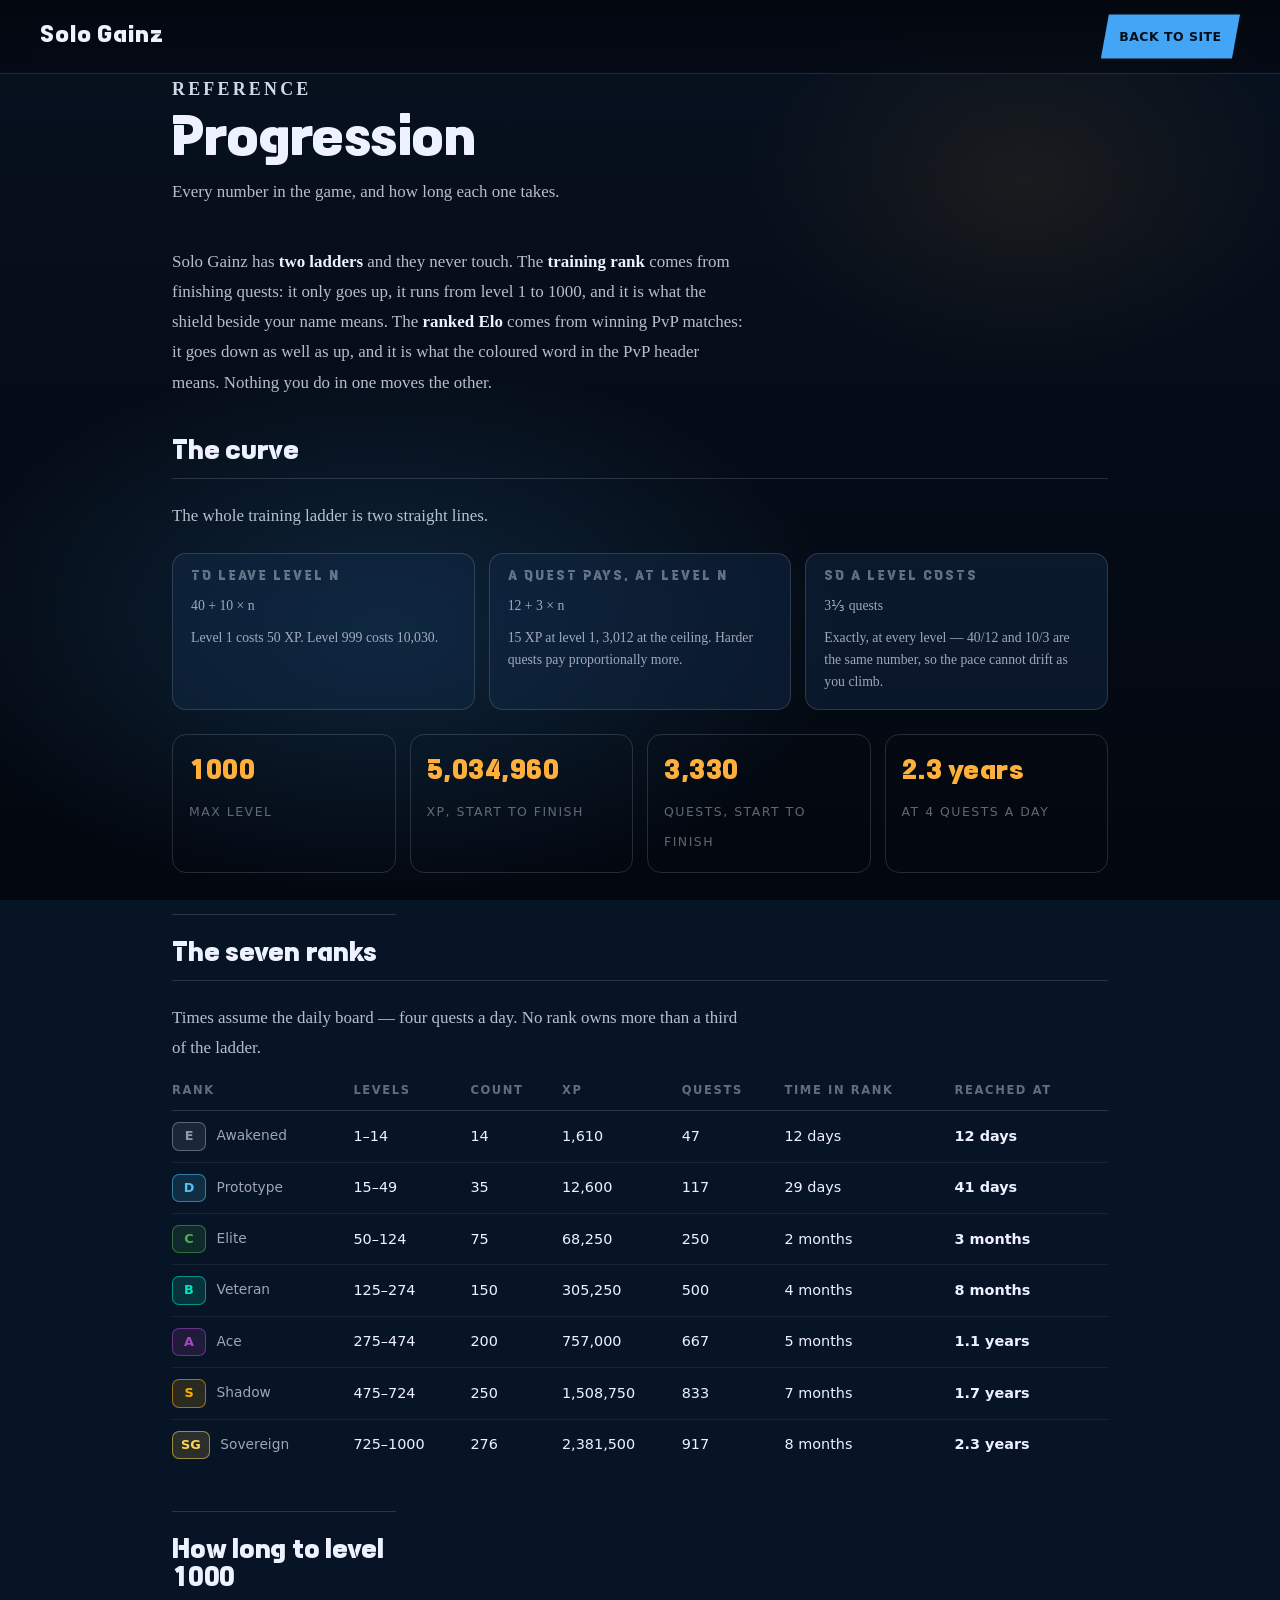
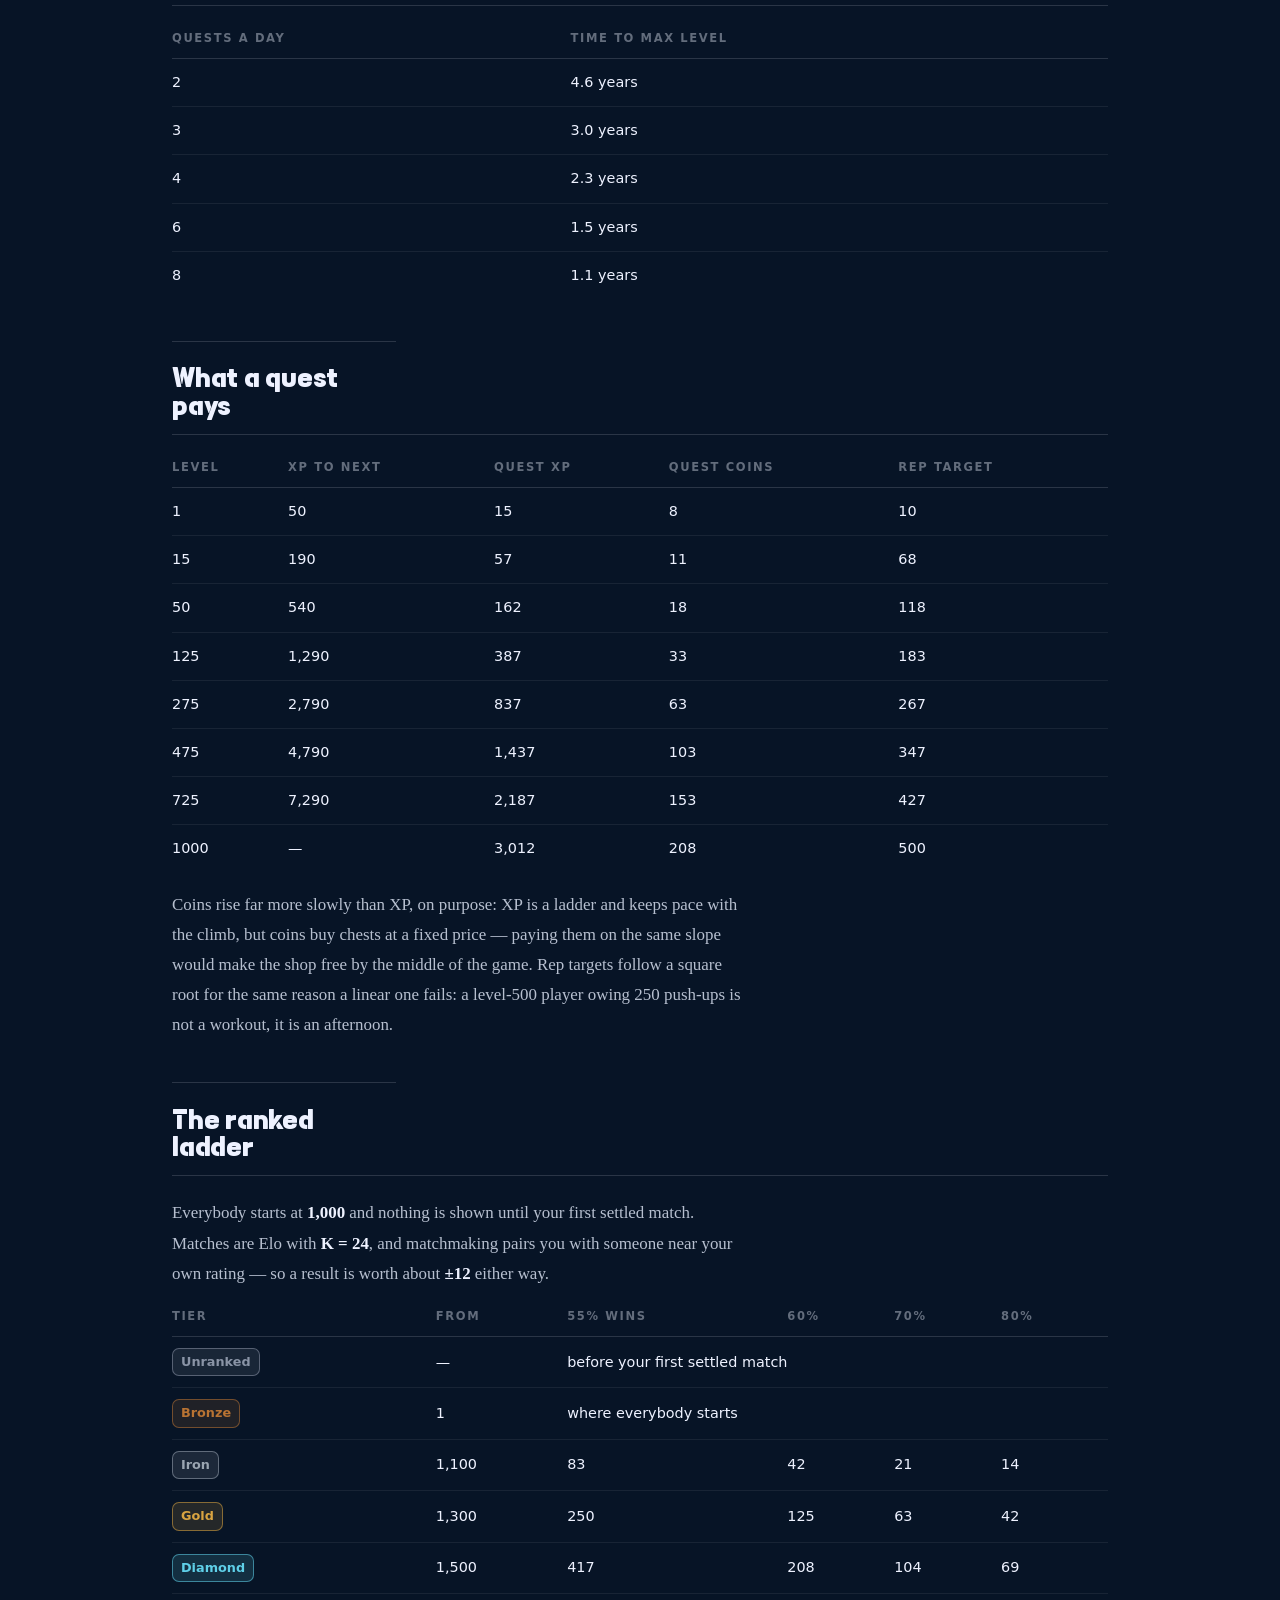
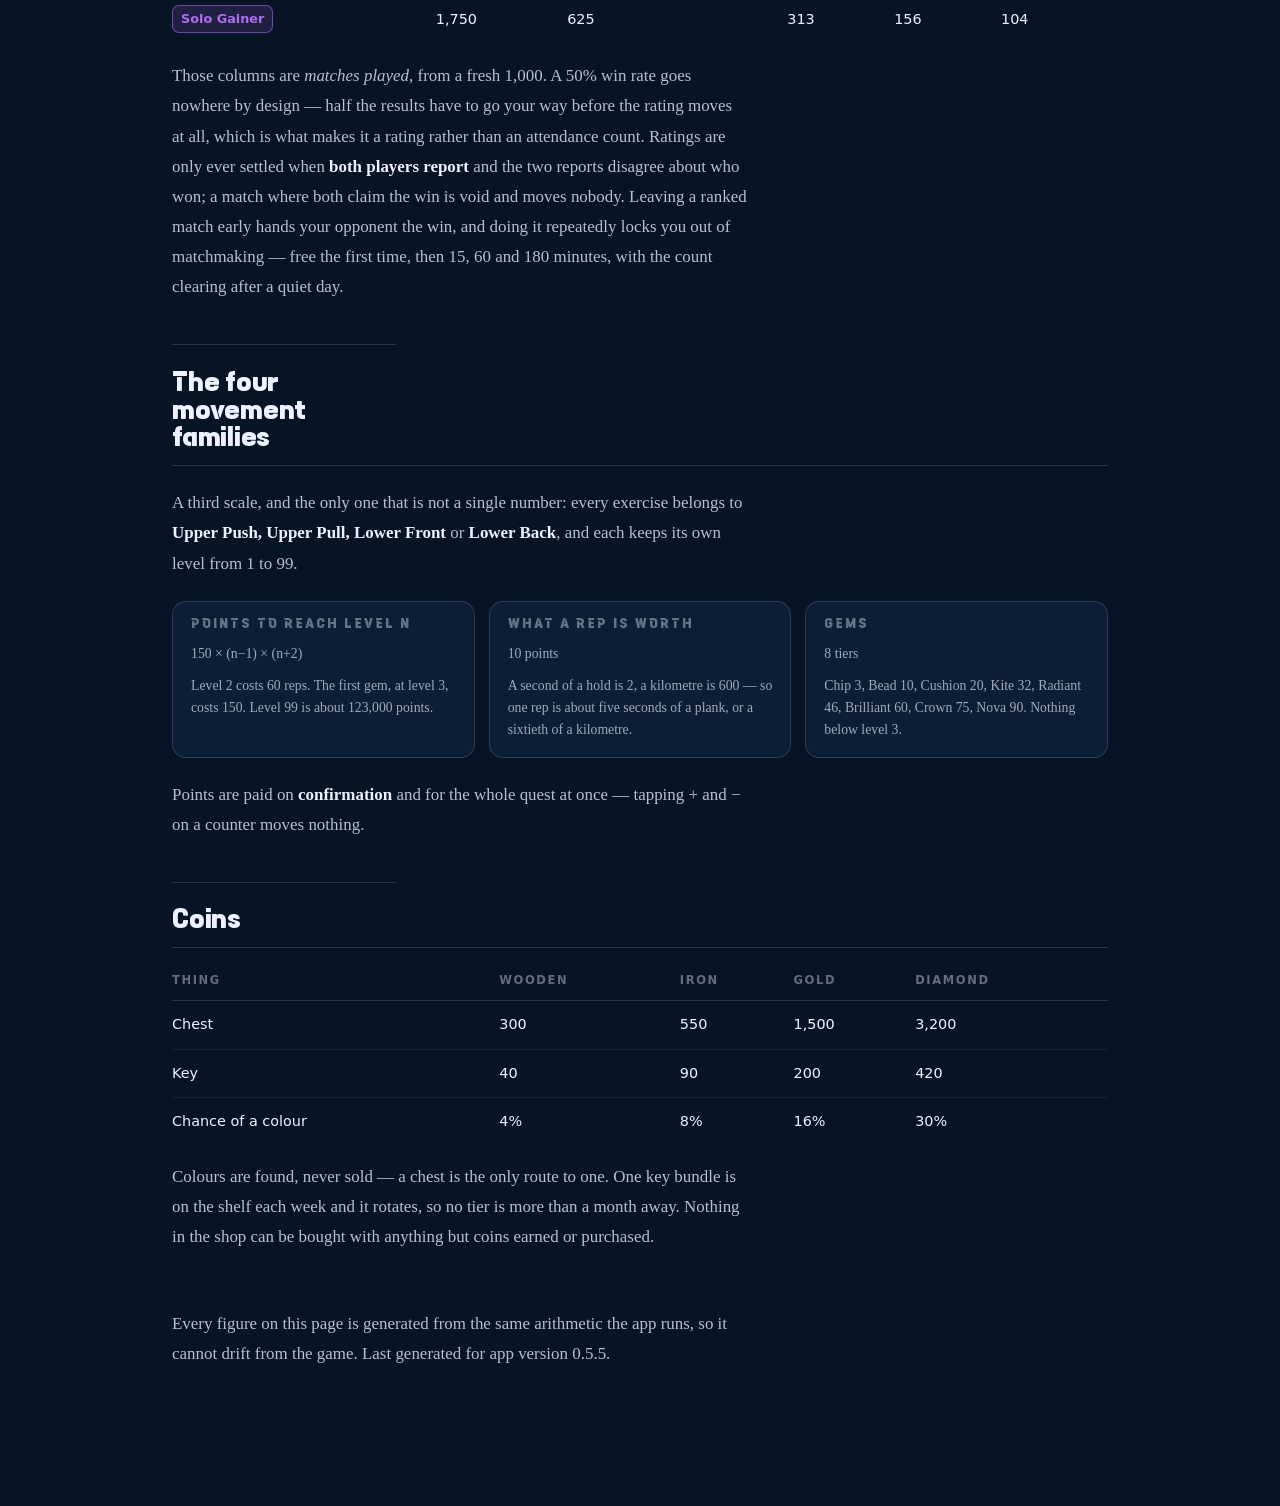
<file: progression.html>
<!DOCTYPE html>
<html lang="en">
<head>
  <meta charset="UTF-8" />
  <meta name="viewport" content="width=device-width, initial-scale=1.0, viewport-fit=cover" />
  <meta name="description" content="How levels, ranks, XP and the ranked Elo work in Solo Gainz - every number, and how long each one takes." />
  <meta name="theme-color" content="#071426" />
  <meta name="robots" content="index, follow" />
  <title>Progression — Solo Gainz</title>
  <link rel="icon" href="favicon.svg" type="image/svg+xml" />
  <link rel="icon" href="favicon-32.png" sizes="32x32" type="image/png" />
  <link rel="icon" href="favicon-192.png" sizes="192x192" type="image/png" />
  <link rel="apple-touch-icon" href="apple-touch-icon.png" />
  <link rel="preconnect" href="https://fonts.googleapis.com" />
  <link rel="preconnect" href="https://fonts.gstatic.com" crossorigin />
  <link href="https://fonts.googleapis.com/css2?family=Inter:wght@400;500;600;700;800&family=Newsreader:opsz,wght@6..72,400;6..72,500;6..72,600&display=swap" rel="stylesheet" />
  <link rel="stylesheet" href="site.css" />
  <meta http-equiv="Content-Security-Policy" content="default-src 'self'; base-uri 'none'; object-src 'none'; form-action 'none'; script-src 'self' 'unsafe-inline' https://fonts.googleapis.com; style-src 'self' 'unsafe-inline' https://fonts.googleapis.com; font-src 'self' https://fonts.gstatic.com data:; img-src 'self' data:; media-src 'self'; connect-src 'self' https://oschpozvdrdpjlsgadgl.supabase.co; manifest-src 'self'" />
  <meta name="referrer" content="strict-origin-when-cross-origin" />
  <style>
    /* Scoped to this page.
       It lives here rather than in site.css because these components - the
       band table, the tier chips, the formula cards - exist on exactly one
       page, and site.css is loaded by three. */
    .pg-wrap { max-width: 980px; margin: 0 auto; padding: 0 22px 120px; }
    .pg-lede { font-size: 1.05rem; line-height: 1.7; color: var(--mute); max-width: 68ch; }
    .pg-h2 { font-family: var(--font-display); font-size: 1.5rem; letter-spacing: .04em;
              margin: 56px 0 6px; }
    .pg-rule { height: 1px; background: var(--line); margin: 0 0 22px; }
    .pg-note { color: var(--faint); font-size: .88rem; line-height: 1.6; max-width: 68ch; }

    .pg-formula { display: grid; gap: 14px; grid-template-columns: repeat(auto-fit, minmax(260px, 1fr));
                   margin: 22px 0; }
    .pg-card { border: 1px solid var(--line); border-radius: 14px; padding: 16px 18px;
                background: rgba(18, 44, 74, .45); }
    .pg-card h3 { margin: 0 0 8px; font-size: .78rem; letter-spacing: .16em;
                   text-transform: uppercase; color: var(--faint); font-weight: 700; }
    .pg-eq { font-family: ui-monospace, "SF Mono", Menlo, monospace; font-size: 1.05rem;
              color: var(--signal); }
    .pg-card p { margin: 10px 0 0; font-size: .86rem; line-height: 1.6; color: var(--mute); }

    .pg-table-wrap { overflow-x: auto; -webkit-overflow-scrolling: touch; }
    table.pg { width: 100%; border-collapse: collapse; font-size: .9rem; min-width: 560px; }
    table.pg th { text-align: left; font-size: .72rem; letter-spacing: .14em; text-transform: uppercase;
                   color: var(--faint); font-weight: 700; padding: 0 12px 10px 0;
                   border-bottom: 1px solid var(--line); white-space: nowrap; }
    table.pg td { padding: 11px 12px 11px 0; border-bottom: 1px solid rgba(238,242,255,.07);
                   white-space: nowrap; }
    table.pg td.num { font-variant-numeric: tabular-nums; }
    table.pg td.strong { color: var(--text); font-weight: 700; }
    table.pg tr:last-child td { border-bottom: 0; }

    .pg-chip { display: inline-block; min-width: 34px; text-align: center; padding: 2px 8px;
                border-radius: 7px; font-weight: 800; font-size: .8rem;
                color: var(--c); border: 1px solid color-mix(in srgb, var(--c) 55%, transparent);
                background: color-mix(in srgb, var(--c) 14%, transparent); }
    .pg-title { color: var(--mute); font-size: .86rem; margin-left: 6px; }

    .pg-big { display: grid; gap: 14px; grid-template-columns: repeat(auto-fit, minmax(150px, 1fr));
               margin: 24px 0 8px; }
    .pg-big div { border: 1px solid var(--line); border-radius: 14px; padding: 16px; }
    .pg-big b { display: block; font-family: var(--font-display); font-size: 1.6rem;
                 color: var(--heat); letter-spacing: .02em; }
    .pg-big span { font-size: .78rem; letter-spacing: .12em; text-transform: uppercase;
                    color: var(--faint); }
    @media (max-width: 560px) { .pg-h2 { font-size: 1.25rem; } }
  </style>
</head>
<body class="legal">
  <header class="legal-chrome">
    <a class="legal-chrome__brand" href="index.html"><span>Solo Gainz</span></a>
    <a class="legal-chrome__back" href="index.html">Back to site</a>
  </header>

  <main class="legal-wrap pg-wrap">
    <p class="legal-kicker">Reference</p>
    <h1 class="legal-title">Progression</h1>
    <p class="legal-meta">Every number in the game, and how long each one takes.</p>

    <p class="pg-lede">
      Solo Gainz has <strong>two ladders</strong> and they never touch. The
      <strong>training rank</strong> comes from finishing quests: it only goes up, it
      runs from level 1 to 1000, and it is what the shield beside your name means.
      The <strong>ranked Elo</strong> comes from winning PvP matches: it goes down as
      well as up, and it is what the coloured word in the PvP header means. Nothing you
      do in one moves the other.
    </p>

    <h2 class="pg-h2">The curve</h2>
    <div class="pg-rule"></div>
    <p class="pg-lede">The whole training ladder is two straight lines.</p>

    <div class="pg-formula">
      <div class="pg-card">
        <h3>To leave level n</h3>
        <p class="pg-eq">40 + 10 &times; n</p>
        <p>Level 1 costs 50 XP. Level 999 costs 10,030.</p>
      </div>
      <div class="pg-card">
        <h3>A quest pays, at level n</h3>
        <p class="pg-eq">12 + 3 &times; n</p>
        <p>15 XP at level 1, 3,012 at the ceiling. Harder quests pay proportionally more.</p>
      </div>
      <div class="pg-card">
        <h3>So a level costs</h3>
        <p class="pg-eq">3&#8531; quests</p>
        <p>Exactly, at every level &mdash; 40/12 and 10/3 are the same number, so the pace
           cannot drift as you climb.</p>
      </div>
    </div>

    <div class="pg-big">
      <div><b>1000</b><span>Max level</span></div>
      <div><b>5,034,960</b><span>XP, start to finish</span></div>
      <div><b>3,330</b><span>Quests, start to finish</span></div>
      <div><b>2.3 years</b><span>At 4 quests a day</span></div>
    </div>

    <h2 class="pg-h2">The seven ranks</h2>
    <div class="pg-rule"></div>
    <p class="pg-note">
      Times assume the daily board &mdash; four quests a day. No rank owns more than a
      third of the ladder.
    </p>
    <div class="pg-table-wrap">
      <table class="pg">
        <thead>
          <tr><th>Rank</th><th>Levels</th><th>Count</th><th>XP</th><th>Quests</th>
              <th>Time in rank</th><th>Reached at</th></tr>
        </thead>
        <tbody>
        <tr>
          <td><span class="pg-chip" style="--c:#8E9BAE">E</span> <span class="pg-title">Awakened</span></td>
          <td class="num">1–14</td>
          <td class="num">14</td>
          <td class="num">1,610</td>
          <td class="num">47</td>
          <td class="num">12 days</td>
          <td class="num strong">12 days</td>
        </tr>
        <tr>
          <td><span class="pg-chip" style="--c:#4FC3F7">D</span> <span class="pg-title">Prototype</span></td>
          <td class="num">15–49</td>
          <td class="num">35</td>
          <td class="num">12,600</td>
          <td class="num">117</td>
          <td class="num">29 days</td>
          <td class="num strong">41 days</td>
        </tr>
        <tr>
          <td><span class="pg-chip" style="--c:#4CAF50">C</span> <span class="pg-title">Elite</span></td>
          <td class="num">50–124</td>
          <td class="num">75</td>
          <td class="num">68,250</td>
          <td class="num">250</td>
          <td class="num">2 months</td>
          <td class="num strong">3 months</td>
        </tr>
        <tr>
          <td><span class="pg-chip" style="--c:#00E5C3">B</span> <span class="pg-title">Veteran</span></td>
          <td class="num">125–274</td>
          <td class="num">150</td>
          <td class="num">305,250</td>
          <td class="num">500</td>
          <td class="num">4 months</td>
          <td class="num strong">8 months</td>
        </tr>
        <tr>
          <td><span class="pg-chip" style="--c:#AB47BC">A</span> <span class="pg-title">Ace</span></td>
          <td class="num">275–474</td>
          <td class="num">200</td>
          <td class="num">757,000</td>
          <td class="num">667</td>
          <td class="num">5 months</td>
          <td class="num strong">1.1 years</td>
        </tr>
        <tr>
          <td><span class="pg-chip" style="--c:#FFB300">S</span> <span class="pg-title">Shadow</span></td>
          <td class="num">475–724</td>
          <td class="num">250</td>
          <td class="num">1,508,750</td>
          <td class="num">833</td>
          <td class="num">7 months</td>
          <td class="num strong">1.7 years</td>
        </tr>
        <tr>
          <td><span class="pg-chip" style="--c:#FFD54F">SG</span> <span class="pg-title">Sovereign</span></td>
          <td class="num">725–1000</td>
          <td class="num">276</td>
          <td class="num">2,381,500</td>
          <td class="num">917</td>
          <td class="num">8 months</td>
          <td class="num strong">2.3 years</td>
        </tr>
        </tbody>
      </table>
    </div>

    <h2 class="pg-h2">How long to level 1000</h2>
    <div class="pg-rule"></div>
    <div class="pg-table-wrap">
      <table class="pg">
        <thead><tr><th>Quests a day</th><th>Time to max level</th></tr></thead>
        <tbody>
        <tr><td class="num">2</td><td class="num">4.6 years</td></tr>
        <tr><td class="num">3</td><td class="num">3.0 years</td></tr>
        <tr><td class="num">4</td><td class="num">2.3 years</td></tr>
        <tr><td class="num">6</td><td class="num">1.5 years</td></tr>
        <tr><td class="num">8</td><td class="num">1.1 years</td></tr>
        </tbody>
      </table>
    </div>

    <h2 class="pg-h2">What a quest pays</h2>
    <div class="pg-rule"></div>
    <div class="pg-table-wrap">
      <table class="pg">
        <thead><tr><th>Level</th><th>XP to next</th><th>Quest XP</th><th>Quest coins</th>
                   <th>Rep target</th></tr></thead>
        <tbody>
        <tr><td class="num">1</td><td class="num">50</td><td class="num">15</td><td class="num">8</td><td class="num">10</td></tr>
        <tr><td class="num">15</td><td class="num">190</td><td class="num">57</td><td class="num">11</td><td class="num">68</td></tr>
        <tr><td class="num">50</td><td class="num">540</td><td class="num">162</td><td class="num">18</td><td class="num">118</td></tr>
        <tr><td class="num">125</td><td class="num">1,290</td><td class="num">387</td><td class="num">33</td><td class="num">183</td></tr>
        <tr><td class="num">275</td><td class="num">2,790</td><td class="num">837</td><td class="num">63</td><td class="num">267</td></tr>
        <tr><td class="num">475</td><td class="num">4,790</td><td class="num">1,437</td><td class="num">103</td><td class="num">347</td></tr>
        <tr><td class="num">725</td><td class="num">7,290</td><td class="num">2,187</td><td class="num">153</td><td class="num">427</td></tr>
        <tr><td class="num">1000</td><td class="num">—</td><td class="num">3,012</td><td class="num">208</td><td class="num">500</td></tr>
        </tbody>
      </table>
    </div>
    <p class="pg-note">
      Coins rise far more slowly than XP, on purpose: XP is a ladder and keeps pace with
      the climb, but coins buy chests at a fixed price &mdash; paying them on the same
      slope would make the shop free by the middle of the game. Rep targets follow a
      square root for the same reason a linear one fails: a level-500 player owing 250
      push-ups is not a workout, it is an afternoon.
    </p>

    <h2 class="pg-h2">The ranked ladder</h2>
    <div class="pg-rule"></div>
    <p class="pg-lede">
      Everybody starts at <strong>1,000</strong> and nothing is shown until your first
      settled match. Matches are Elo with <strong>K&nbsp;=&nbsp;24</strong>, and
      matchmaking pairs you with someone near your own rating &mdash; so a result is
      worth about <strong>&plusmn;12</strong> either way.
    </p>
    <div class="pg-table-wrap">
      <table class="pg">
        <thead>
          <tr><th>Tier</th><th>From</th><th>55% wins</th><th>60%</th><th>70%</th><th>80%</th></tr>
        </thead>
        <tbody>
        <tr>
          <td><span class="pg-chip" style="--c:#8A94A6">Unranked</span></td>
          <td class="num">—</td><td class="num" colspan="4">before your first settled match</td>
        </tr>
        <tr>
          <td><span class="pg-chip" style="--c:#B87333">Bronze</span></td>
          <td class="num">1</td>
          <td class="num" colspan="4">where everybody starts</td>
        </tr>
        <tr>
          <td><span class="pg-chip" style="--c:#9AA5B1">Iron</span></td>
          <td class="num">1,100</td>
<td class="num">83</td><td class="num">42</td><td class="num">21</td><td class="num">14</td>
        </tr>
        <tr>
          <td><span class="pg-chip" style="--c:#D9A441">Gold</span></td>
          <td class="num">1,300</td>
<td class="num">250</td><td class="num">125</td><td class="num">63</td><td class="num">42</td>
        </tr>
        <tr>
          <td><span class="pg-chip" style="--c:#5FD0E8">Diamond</span></td>
          <td class="num">1,500</td>
<td class="num">417</td><td class="num">208</td><td class="num">104</td><td class="num">69</td>
        </tr>
        <tr>
          <td><span class="pg-chip" style="--c:#B06CF0">Solo Gainer</span></td>
          <td class="num">1,750</td>
<td class="num">625</td><td class="num">313</td><td class="num">156</td><td class="num">104</td>
        </tr>
        </tbody>
      </table>
    </div>
    <p class="pg-note">
      Those columns are <em>matches played</em>, from a fresh 1,000. A 50% win rate goes
      nowhere by design &mdash; half the results have to go your way before the rating
      moves at all, which is what makes it a rating rather than an attendance count.
      Ratings are only ever settled when <strong>both players report</strong> and the two
      reports disagree about who won; a match where both claim the win is void and moves
      nobody. Leaving a ranked match early hands your opponent the win, and doing it
      repeatedly locks you out of matchmaking &mdash; free the first time, then 15, 60
      and 180 minutes, with the count clearing after a quiet day.
    </p>

    <h2 class="pg-h2">The four movement families</h2>
    <div class="pg-rule"></div>
    <p class="pg-lede">
      A third scale, and the only one that is not a single number: every exercise belongs
      to <strong>Upper Push, Upper Pull, Lower Front</strong> or <strong>Lower Back</strong>,
      and each keeps its own level from 1 to 99.
    </p>
    <div class="pg-formula">
      <div class="pg-card">
        <h3>Points to reach level n</h3>
        <p class="pg-eq">150 &times; (n&minus;1) &times; (n+2)</p>
        <p>Level 2 costs 60 reps. The first gem, at level 3, costs 150. Level 99 is
           about 123,000 points.</p>
      </div>
      <div class="pg-card">
        <h3>What a rep is worth</h3>
        <p class="pg-eq">10 points</p>
        <p>A second of a hold is 2, a kilometre is 600 &mdash; so one rep is about five
           seconds of a plank, or a sixtieth of a kilometre.</p>
      </div>
      <div class="pg-card">
        <h3>Gems</h3>
        <p class="pg-eq">8 tiers</p>
        <p>Chip 3, Bead 10, Cushion 20, Kite 32, Radiant 46, Brilliant 60, Crown 75,
           Nova 90. Nothing below level 3.</p>
      </div>
    </div>
    <p class="pg-note">
      Points are paid on <strong>confirmation</strong> and for the whole quest at once
      &mdash; tapping + and &minus; on a counter moves nothing.
    </p>

    <h2 class="pg-h2">Coins</h2>
    <div class="pg-rule"></div>
    <div class="pg-table-wrap">
      <table class="pg">
        <thead><tr><th>Thing</th><th>Wooden</th><th>Iron</th><th>Gold</th><th>Diamond</th></tr></thead>
        <tbody>
          <tr><td>Chest</td><td class="num">300</td><td class="num">550</td><td class="num">1,500</td><td class="num">3,200</td></tr>
          <tr><td>Key</td><td class="num">40</td><td class="num">90</td><td class="num">200</td><td class="num">420</td></tr>
          <tr><td>Chance of a colour</td><td class="num">4%</td><td class="num">8%</td><td class="num">16%</td><td class="num">30%</td></tr>
        </tbody>
      </table>
    </div>
    <p class="pg-note">
      Colours are found, never sold &mdash; a chest is the only route to one. One key
      bundle is on the shelf each week and it rotates, so no tier is more than a month
      away. Nothing in the shop can be bought with anything but coins earned or purchased.
    </p>

    <p class="pg-note" style="margin-top:56px">
      Every figure on this page is generated from the same arithmetic the app runs, so it
      cannot drift from the game. Last generated for app version 0.5.5.
    </p>
  </main>
  <script src="analytics.js" defer></script>
</body>
</html>
</file>
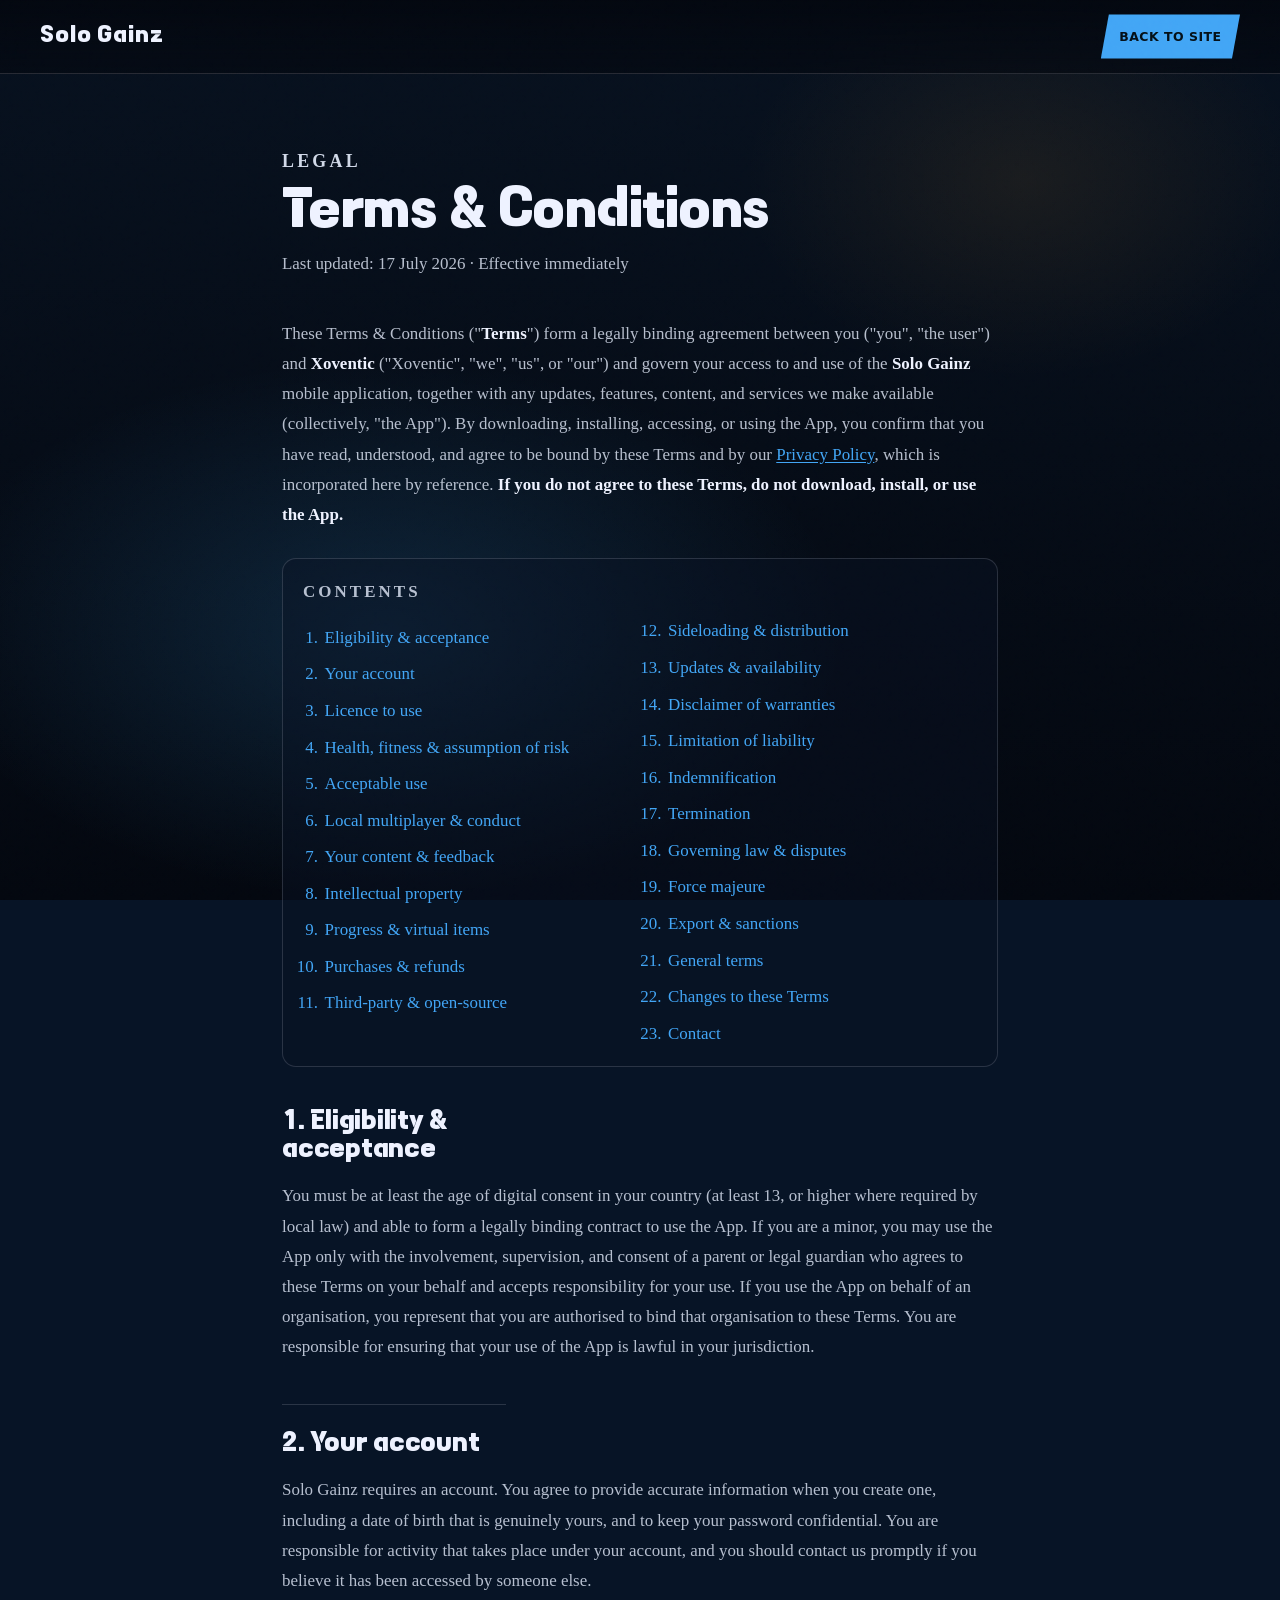
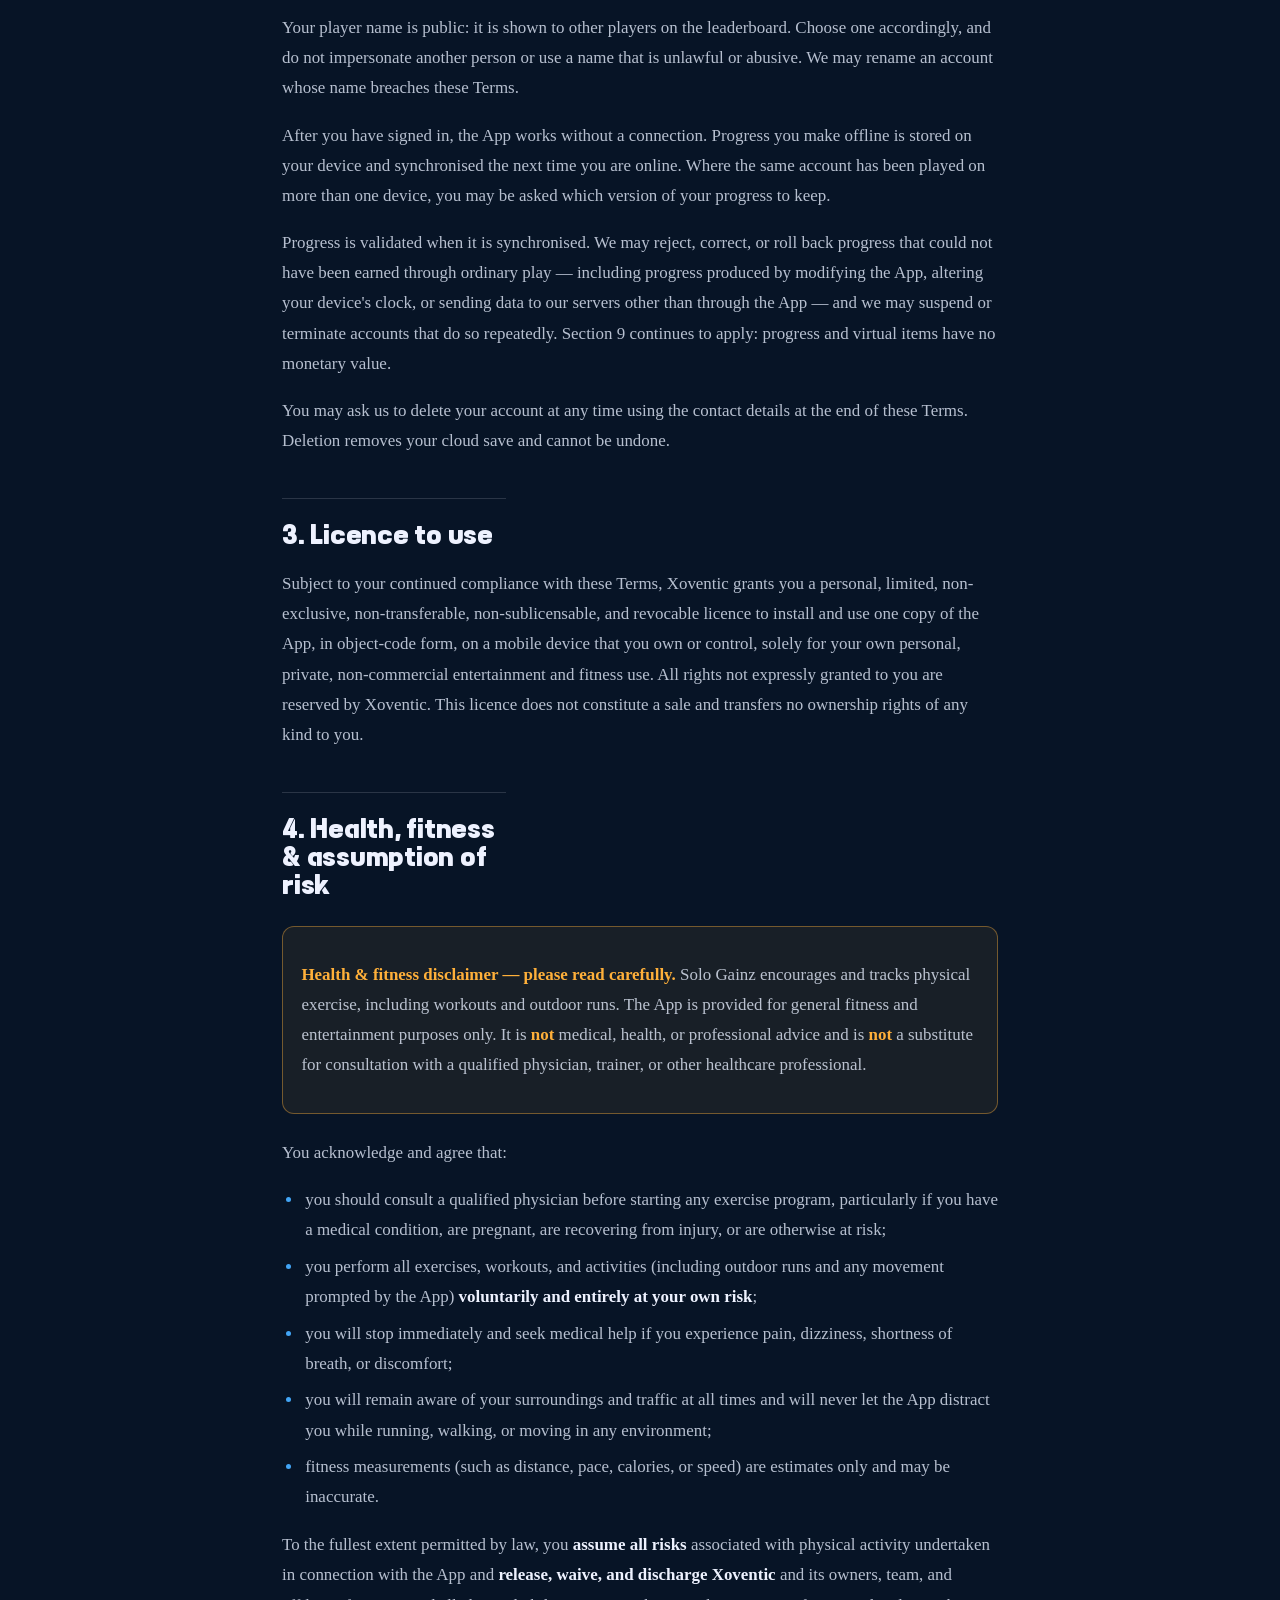
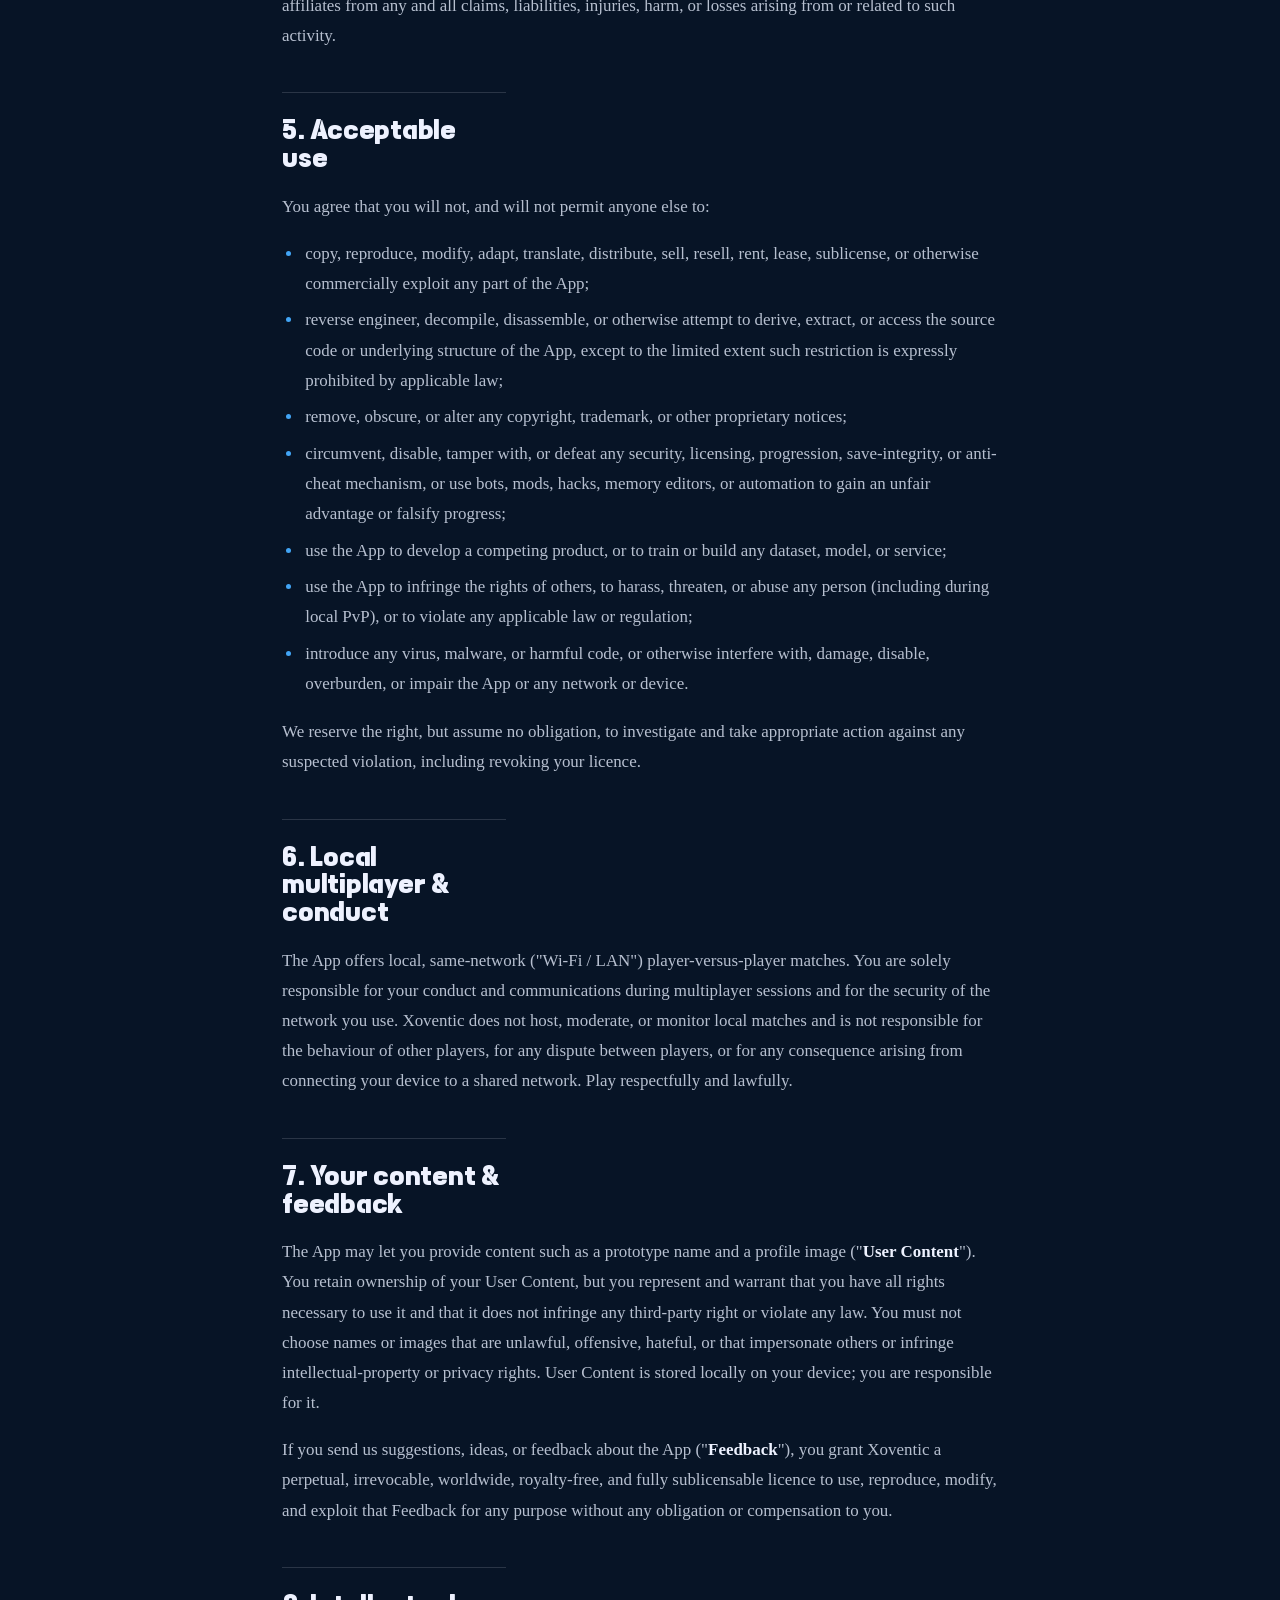
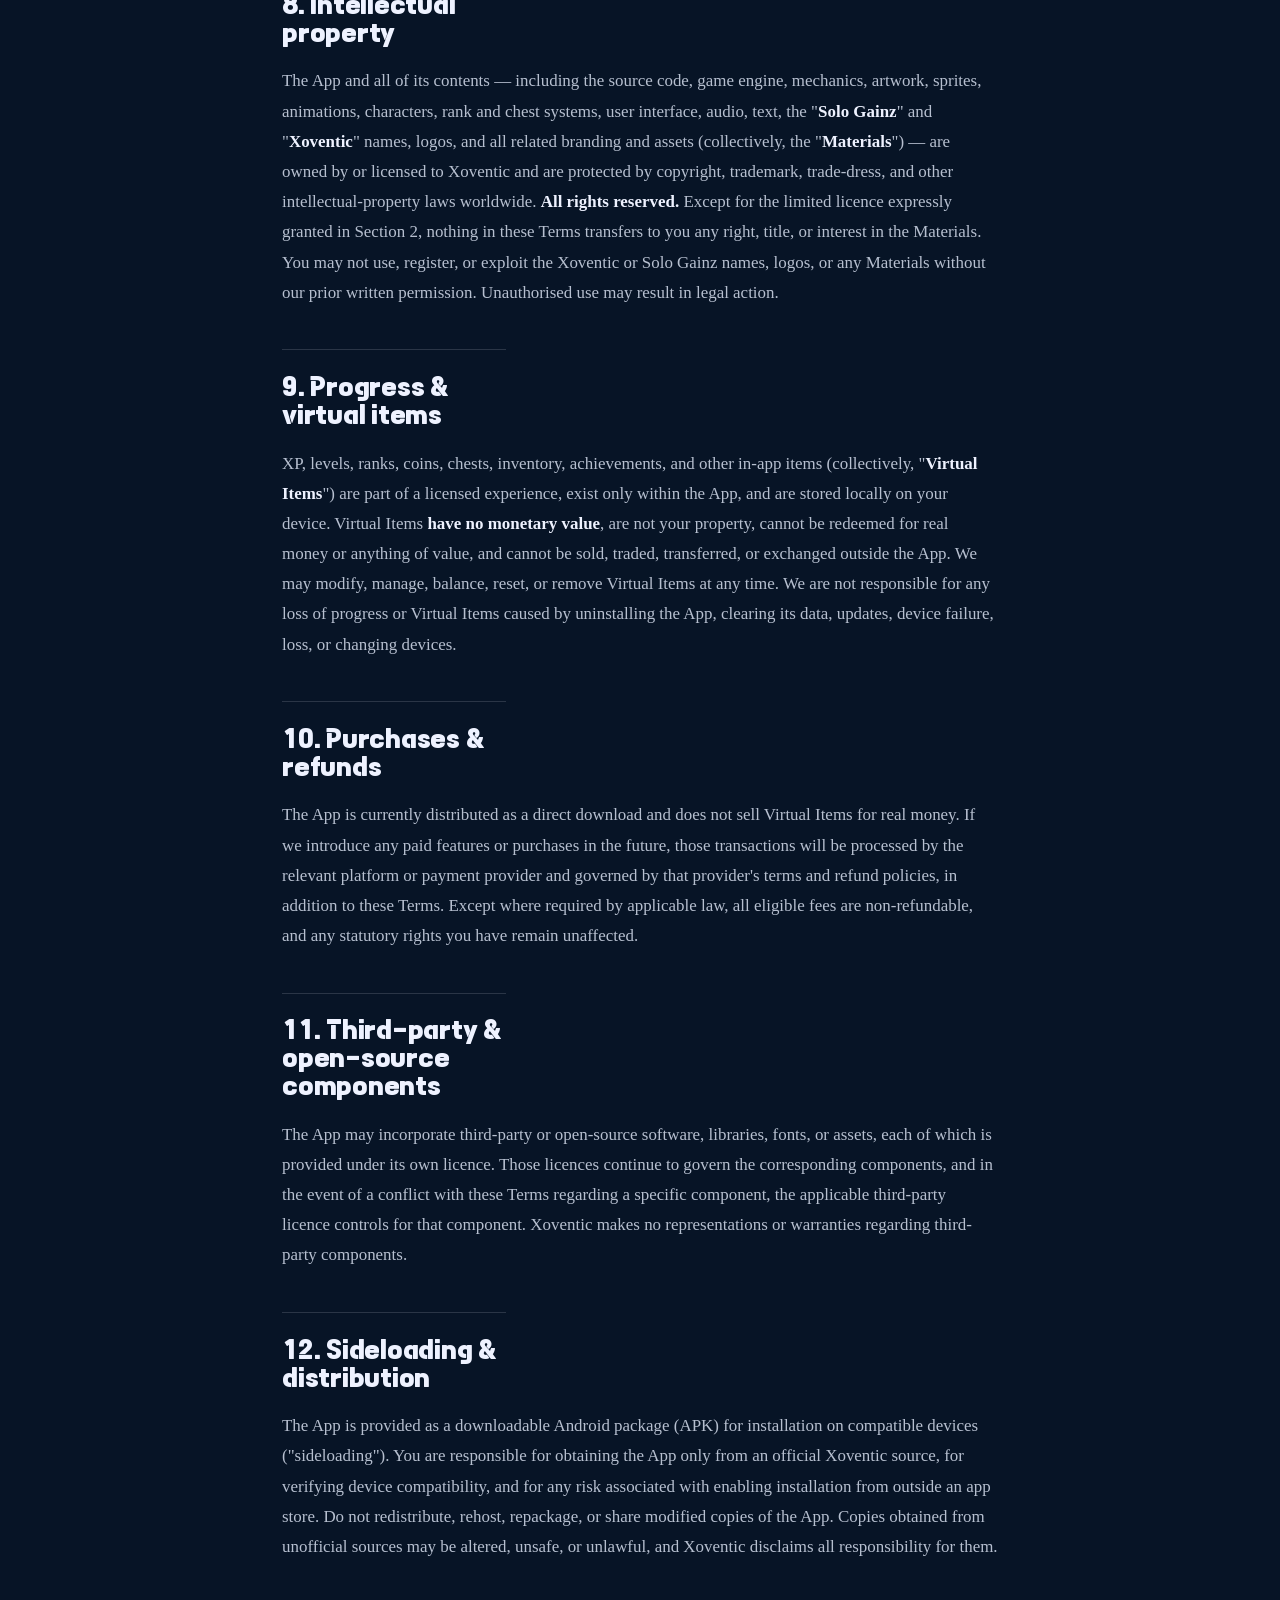
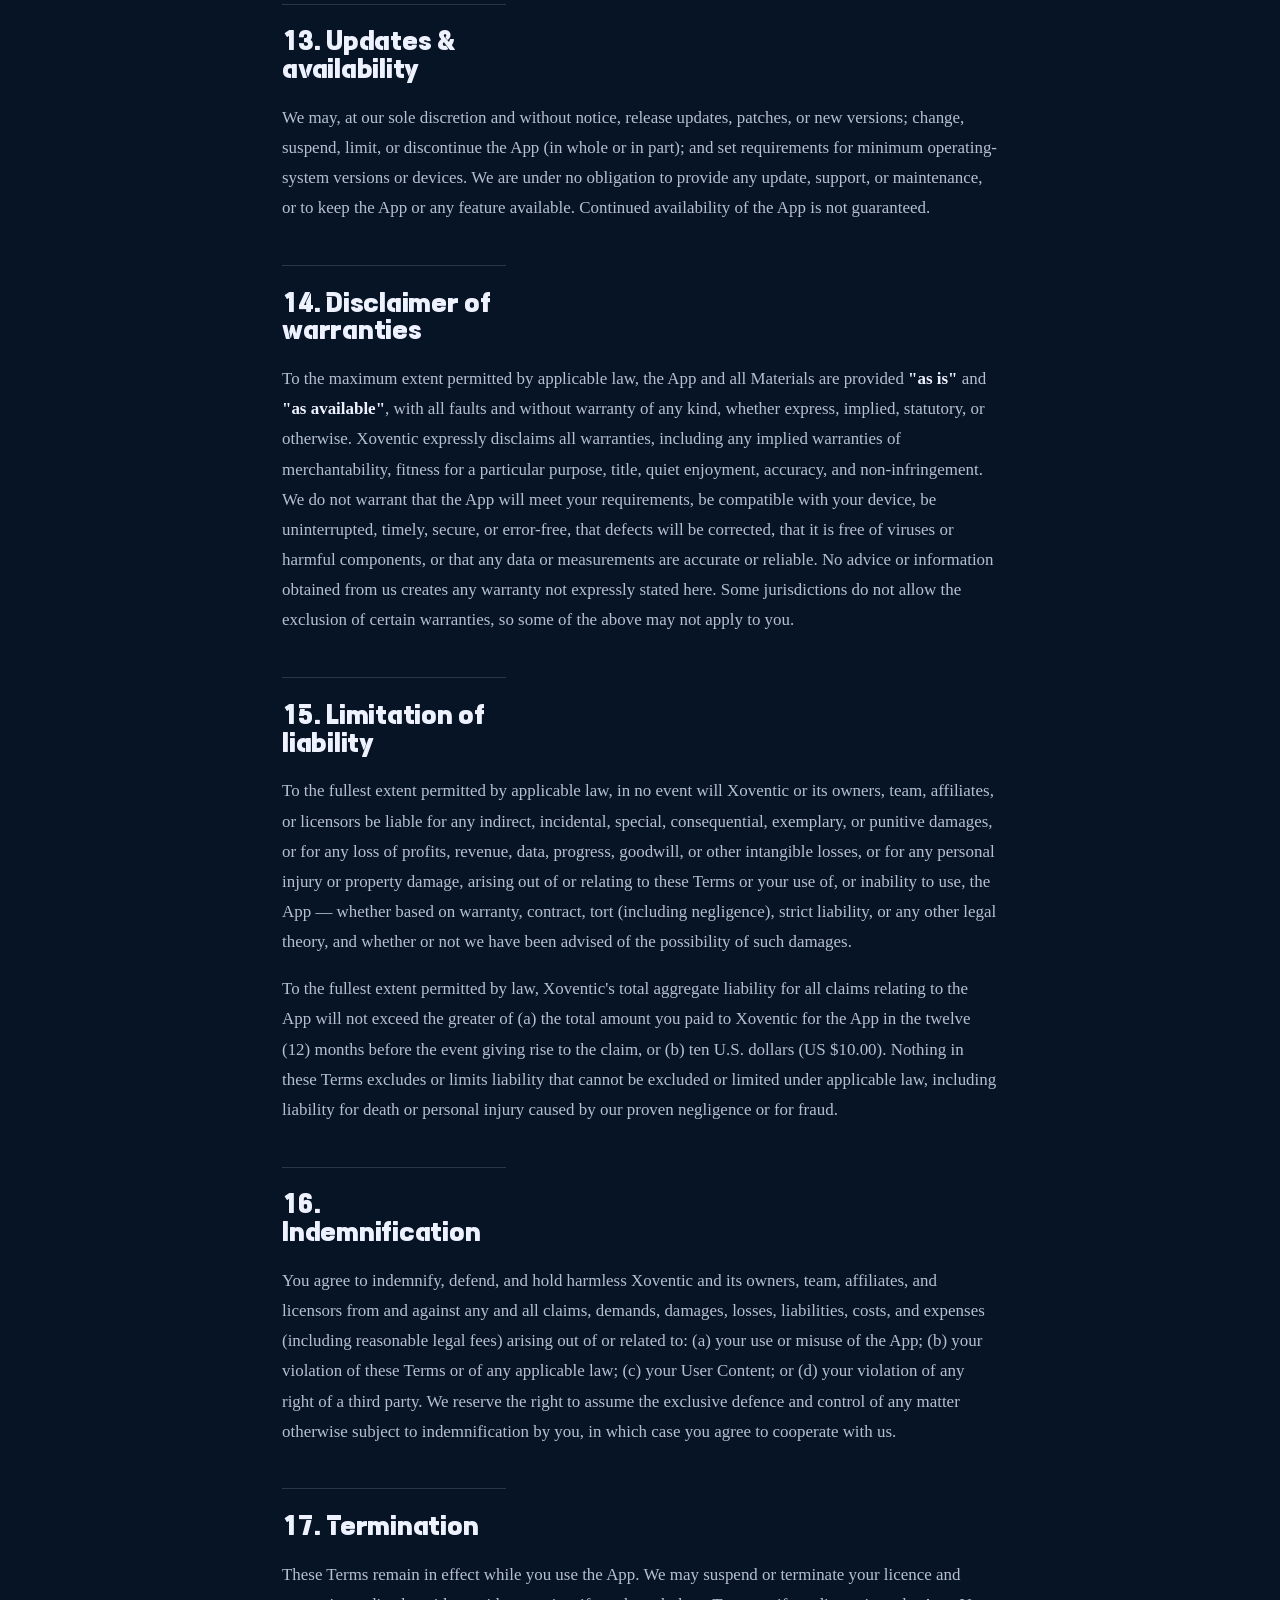
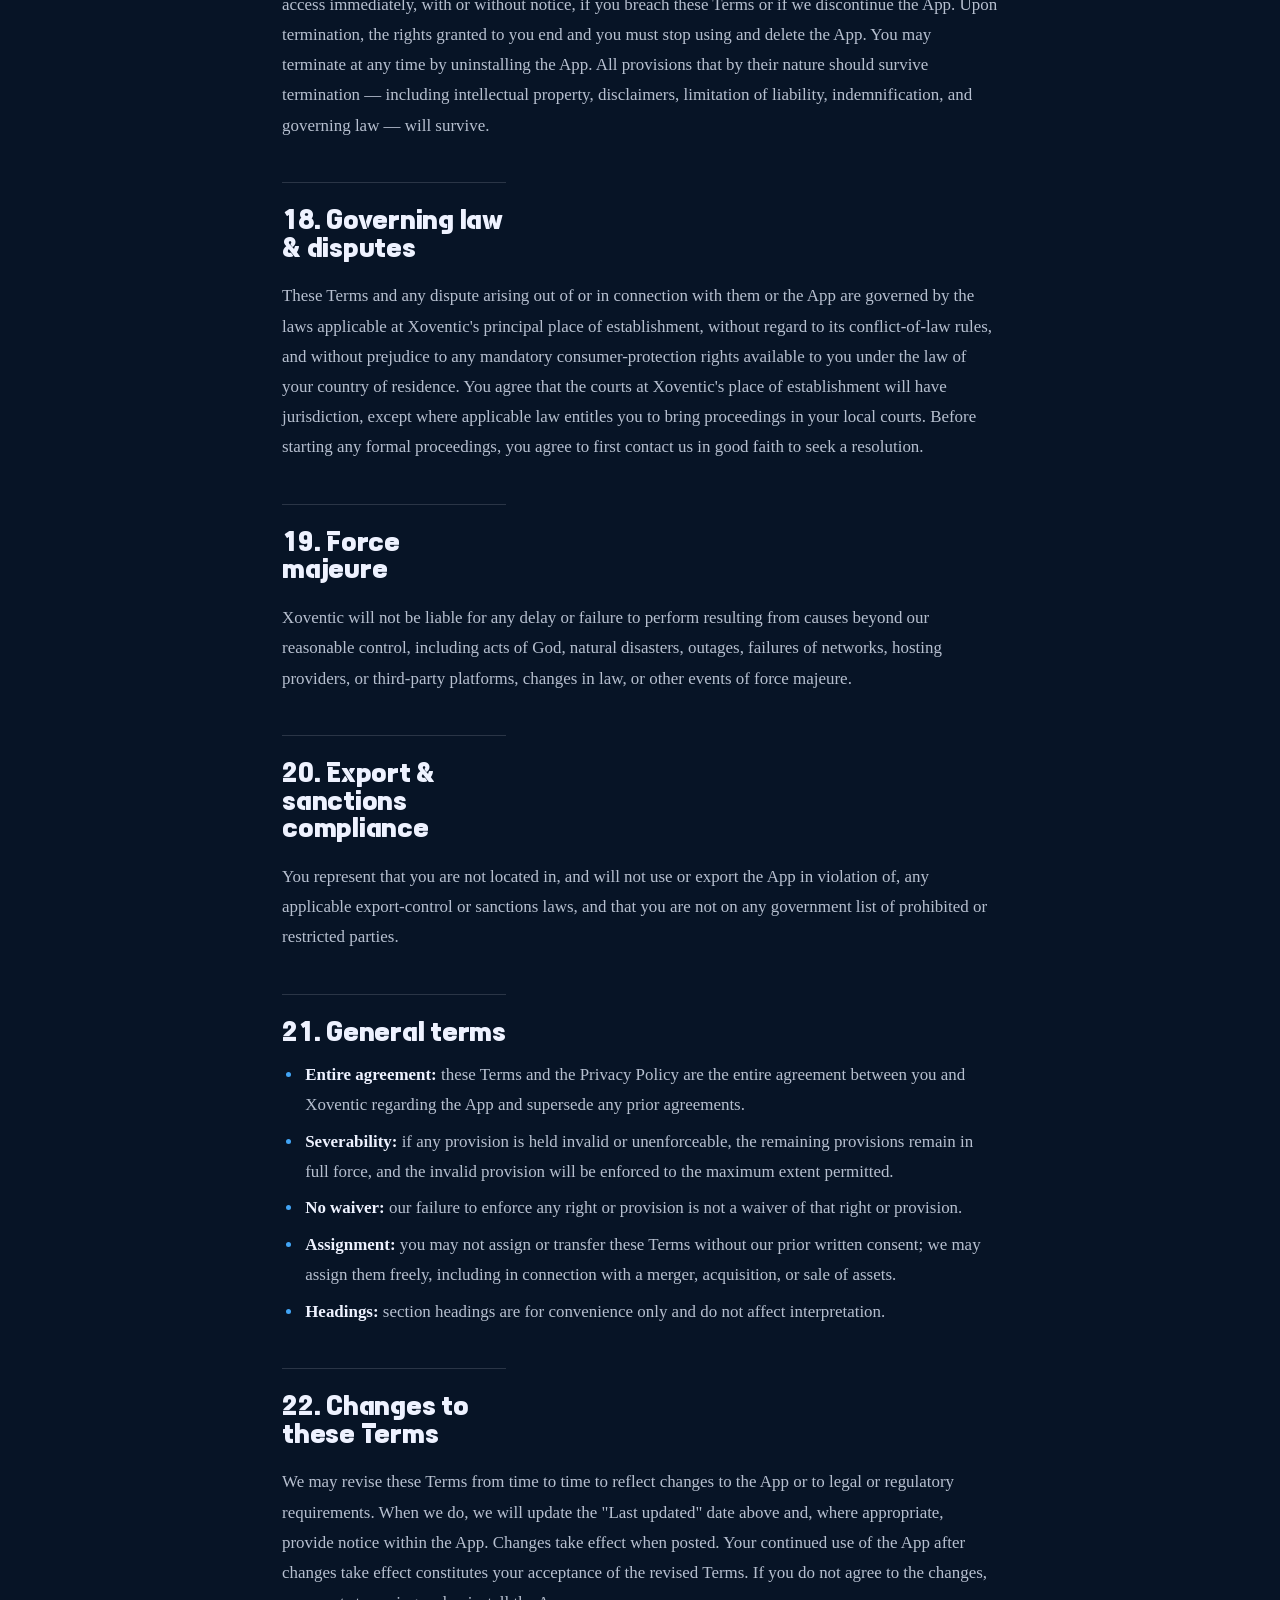
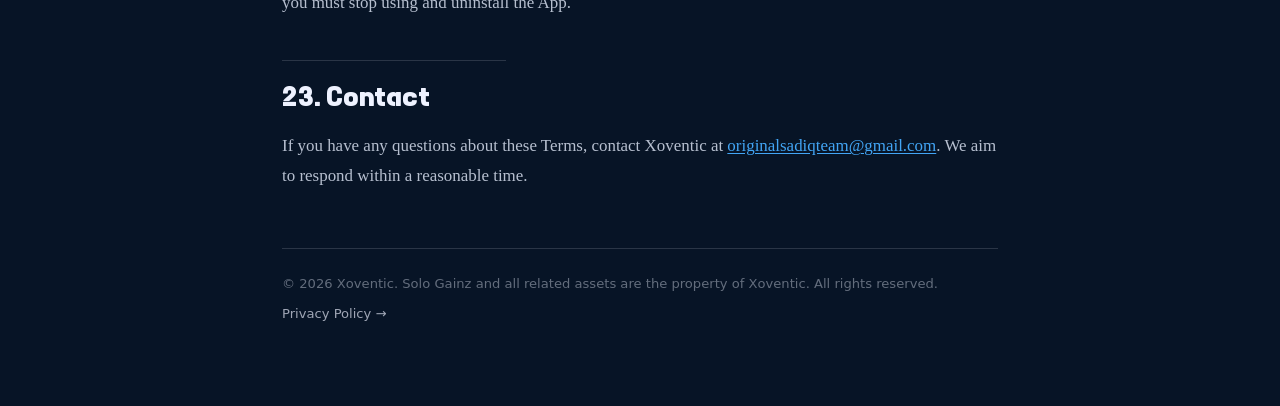
<file: terms.html>
<!DOCTYPE html>
<html lang="en">
<head>
  <meta charset="UTF-8" />
  <meta name="viewport" content="width=device-width, initial-scale=1.0, viewport-fit=cover" />
  <link rel="preload" href="fonts/Tenada.woff2" as="font" type="font/woff2" crossorigin />
  <meta name="format-detection" content="telephone=no" />
  <meta name="description" content="Terms & Conditions for the Solo Gainz Android app by Xoventic." />
  <meta name="theme-color" content="#071426" />
  <meta name="robots" content="index, follow" />
  <title>Terms &amp; Conditions — Solo Gainz</title>
  <link rel="icon" href="favicon.svg" type="image/svg+xml" />
  <link rel="icon" href="favicon-32.png" sizes="32x32" type="image/png" />
  <link rel="icon" href="favicon-192.png" sizes="192x192" type="image/png" />
  <link rel="apple-touch-icon" href="apple-touch-icon.png" />
  <link rel="preconnect" href="https://fonts.googleapis.com" />
  <link rel="preconnect" href="https://fonts.gstatic.com" crossorigin />
  <link href="https://fonts.googleapis.com/css2?family=Inter:wght@400;500;600;700;800&family=Newsreader:opsz,wght@6..72,400;6..72,500;6..72,600&display=swap" rel="stylesheet" />
  <link rel="stylesheet" href="site.css" />
  <meta http-equiv="Content-Security-Policy" content="default-src 'self'; base-uri 'none'; object-src 'none'; form-action 'none'; script-src 'self' 'unsafe-inline' https://fonts.googleapis.com; style-src 'self' 'unsafe-inline' https://fonts.googleapis.com; font-src 'self' https://fonts.gstatic.com data:; img-src 'self' data:; media-src 'self'; connect-src 'self' https://oschpozvdrdpjlsgadgl.supabase.co; manifest-src 'self'" />
  <meta name="referrer" content="strict-origin-when-cross-origin" />
  <!-- The shimmer sweep on this page waits for the web fonts, so the class
       has to be on the document before the first paint. -->
  <script>document.documentElement.classList.add("is-loading");</script>
</head>
<body class="legal">
  <div class="noise" aria-hidden="true"></div>
  <header class="legal-chrome">
    <a class="legal-chrome__brand" href="index.html">
      <span>Solo Gainz</span>
    </a>
    <a class="legal-chrome__back" href="index.html">Back to site</a>
  </header>

  <main class="legal-wrap">
    <p class="legal-kicker">Legal</p>
    <h1 class="legal-title">Terms &amp; Conditions</h1>
    <p class="legal-meta">Last updated: 17 July 2026 · Effective immediately</p>

    <p>These Terms &amp; Conditions ("<strong>Terms</strong>") form a legally binding agreement between you ("you", "the user") and <strong>Xoventic</strong> ("Xoventic", "we", "us", or "our") and govern your access to and use of the <strong>Solo Gainz</strong> mobile application, together with any updates, features, content, and services we make available (collectively, "the App"). By downloading, installing, accessing, or using the App, you confirm that you have read, understood, and agree to be bound by these Terms and by our <a href="privacy.html">Privacy Policy</a>, which is incorporated here by reference. <strong>If you do not agree to these Terms, do not download, install, or use the App.</strong></p>

    <nav class="legal-toc" aria-label="Contents">
      <p class="legal-toc__title">Contents</p>
      <ol>
        <li><a href="#s-eligibility">Eligibility &amp; acceptance</a></li>
        <li><a href="#s-account">Your account</a></li>
        <li><a href="#s-licence">Licence to use</a></li>
        <li><a href="#s-health">Health, fitness &amp; assumption of risk</a></li>
        <li><a href="#s-use">Acceptable use</a></li>
        <li><a href="#s-pvp">Local multiplayer &amp; conduct</a></li>
        <li><a href="#s-content">Your content &amp; feedback</a></li>
        <li><a href="#s-ip">Intellectual property</a></li>
        <li><a href="#s-virtual">Progress &amp; virtual items</a></li>
        <li><a href="#s-payments">Purchases &amp; refunds</a></li>
        <li><a href="#s-third">Third-party &amp; open-source</a></li>
        <li><a href="#s-sideload">Sideloading &amp; distribution</a></li>
        <li><a href="#s-updates">Updates &amp; availability</a></li>
        <li><a href="#s-warranty">Disclaimer of warranties</a></li>
        <li><a href="#s-liability">Limitation of liability</a></li>
        <li><a href="#s-indemnity">Indemnification</a></li>
        <li><a href="#s-termination">Termination</a></li>
        <li><a href="#s-law">Governing law &amp; disputes</a></li>
        <li><a href="#s-force">Force majeure</a></li>
        <li><a href="#s-export">Export &amp; sanctions</a></li>
        <li><a href="#s-general">General terms</a></li>
        <li><a href="#s-changes">Changes to these Terms</a></li>
        <li><a href="#s-contact">Contact</a></li>
      </ol>
    </nav>

    <h2 id="s-eligibility">1. Eligibility &amp; acceptance</h2>
    <p>You must be at least the age of digital consent in your country (at least 13, or higher where required by local law) and able to form a legally binding contract to use the App. If you are a minor, you may use the App only with the involvement, supervision, and consent of a parent or legal guardian who agrees to these Terms on your behalf and accepts responsibility for your use. If you use the App on behalf of an organisation, you represent that you are authorised to bind that organisation to these Terms. You are responsible for ensuring that your use of the App is lawful in your jurisdiction.</p>

    <h2 id="s-account">2. Your account</h2>
    <p>Solo Gainz requires an account. You agree to provide accurate information when you create one, including a date of birth that is genuinely yours, and to keep your password confidential. You are responsible for activity that takes place under your account, and you should contact us promptly if you believe it has been accessed by someone else.</p>
    <p>Your player name is public: it is shown to other players on the leaderboard. Choose one accordingly, and do not impersonate another person or use a name that is unlawful or abusive. We may rename an account whose name breaches these Terms.</p>
    <p>After you have signed in, the App works without a connection. Progress you make offline is stored on your device and synchronised the next time you are online. Where the same account has been played on more than one device, you may be asked which version of your progress to keep.</p>
    <p>Progress is validated when it is synchronised. We may reject, correct, or roll back progress that could not have been earned through ordinary play — including progress produced by modifying the App, altering your device's clock, or sending data to our servers other than through the App — and we may suspend or terminate accounts that do so repeatedly. Section 9 continues to apply: progress and virtual items have no monetary value.</p>
    <p>You may ask us to delete your account at any time using the contact details at the end of these Terms. Deletion removes your cloud save and cannot be undone.</p>

    <h2 id="s-licence">3. Licence to use</h2>
    <p>Subject to your continued compliance with these Terms, Xoventic grants you a personal, limited, non-exclusive, non-transferable, non-sublicensable, and revocable licence to install and use one copy of the App, in object-code form, on a mobile device that you own or control, solely for your own personal, private, non-commercial entertainment and fitness use. All rights not expressly granted to you are reserved by Xoventic. This licence does not constitute a sale and transfers no ownership rights of any kind to you.</p>

    <h2 id="s-health">4. Health, fitness &amp; assumption of risk</h2>
    <div class="legal-callout">
      <p><strong>Health &amp; fitness disclaimer — please read carefully.</strong> Solo Gainz encourages and tracks physical exercise, including workouts and outdoor runs. The App is provided for general fitness and entertainment purposes only. It is <strong>not</strong> medical, health, or professional advice and is <strong>not</strong> a substitute for consultation with a qualified physician, trainer, or other healthcare professional.</p>
    </div>
    <p>You acknowledge and agree that:</p>
    <ul>
      <li>you should consult a qualified physician before starting any exercise program, particularly if you have a medical condition, are pregnant, are recovering from injury, or are otherwise at risk;</li>
      <li>you perform all exercises, workouts, and activities (including outdoor runs and any movement prompted by the App) <strong>voluntarily and entirely at your own risk</strong>;</li>
      <li>you will stop immediately and seek medical help if you experience pain, dizziness, shortness of breath, or discomfort;</li>
      <li>you will remain aware of your surroundings and traffic at all times and will never let the App distract you while running, walking, or moving in any environment;</li>
      <li>fitness measurements (such as distance, pace, calories, or speed) are estimates only and may be inaccurate.</li>
    </ul>
    <p>To the fullest extent permitted by law, you <strong>assume all risks</strong> associated with physical activity undertaken in connection with the App and <strong>release, waive, and discharge Xoventic</strong> and its owners, team, and affiliates from any and all claims, liabilities, injuries, harm, or losses arising from or related to such activity.</p>

    <h2 id="s-use">5. Acceptable use</h2>
    <p>You agree that you will not, and will not permit anyone else to:</p>
    <ul>
      <li>copy, reproduce, modify, adapt, translate, distribute, sell, resell, rent, lease, sublicense, or otherwise commercially exploit any part of the App;</li>
      <li>reverse engineer, decompile, disassemble, or otherwise attempt to derive, extract, or access the source code or underlying structure of the App, except to the limited extent such restriction is expressly prohibited by applicable law;</li>
      <li>remove, obscure, or alter any copyright, trademark, or other proprietary notices;</li>
      <li>circumvent, disable, tamper with, or defeat any security, licensing, progression, save-integrity, or anti-cheat mechanism, or use bots, mods, hacks, memory editors, or automation to gain an unfair advantage or falsify progress;</li>
      <li>use the App to develop a competing product, or to train or build any dataset, model, or service;</li>
      <li>use the App to infringe the rights of others, to harass, threaten, or abuse any person (including during local PvP), or to violate any applicable law or regulation;</li>
      <li>introduce any virus, malware, or harmful code, or otherwise interfere with, damage, disable, overburden, or impair the App or any network or device.</li>
    </ul>
    <p>We reserve the right, but assume no obligation, to investigate and take appropriate action against any suspected violation, including revoking your licence.</p>

    <h2 id="s-pvp">6. Local multiplayer &amp; conduct</h2>
    <p>The App offers local, same-network ("Wi‑Fi / LAN") player-versus-player matches. You are solely responsible for your conduct and communications during multiplayer sessions and for the security of the network you use. Xoventic does not host, moderate, or monitor local matches and is not responsible for the behaviour of other players, for any dispute between players, or for any consequence arising from connecting your device to a shared network. Play respectfully and lawfully.</p>

    <h2 id="s-content">7. Your content &amp; feedback</h2>
    <p>The App may let you provide content such as a prototype name and a profile image ("<strong>User Content</strong>"). You retain ownership of your User Content, but you represent and warrant that you have all rights necessary to use it and that it does not infringe any third-party right or violate any law. You must not choose names or images that are unlawful, offensive, hateful, or that impersonate others or infringe intellectual-property or privacy rights. User Content is stored locally on your device; you are responsible for it.</p>
    <p>If you send us suggestions, ideas, or feedback about the App ("<strong>Feedback</strong>"), you grant Xoventic a perpetual, irrevocable, worldwide, royalty-free, and fully sublicensable licence to use, reproduce, modify, and exploit that Feedback for any purpose without any obligation or compensation to you.</p>

    <h2 id="s-ip">8. Intellectual property</h2>
    <p>The App and all of its contents — including the source code, game engine, mechanics, artwork, sprites, animations, characters, rank and chest systems, user interface, audio, text, the "<strong>Solo Gainz</strong>" and "<strong>Xoventic</strong>" names, logos, and all related branding and assets (collectively, the "<strong>Materials</strong>") — are owned by or licensed to Xoventic and are protected by copyright, trademark, trade-dress, and other intellectual-property laws worldwide. <strong>All rights reserved.</strong> Except for the limited licence expressly granted in Section 2, nothing in these Terms transfers to you any right, title, or interest in the Materials. You may not use, register, or exploit the Xoventic or Solo Gainz names, logos, or any Materials without our prior written permission. Unauthorised use may result in legal action.</p>

    <h2 id="s-virtual">9. Progress &amp; virtual items</h2>
    <p>XP, levels, ranks, coins, chests, inventory, achievements, and other in-app items (collectively, "<strong>Virtual Items</strong>") are part of a licensed experience, exist only within the App, and are stored locally on your device. Virtual Items <strong>have no monetary value</strong>, are not your property, cannot be redeemed for real money or anything of value, and cannot be sold, traded, transferred, or exchanged outside the App. We may modify, manage, balance, reset, or remove Virtual Items at any time. We are not responsible for any loss of progress or Virtual Items caused by uninstalling the App, clearing its data, updates, device failure, loss, or changing devices.</p>

    <h2 id="s-payments">10. Purchases &amp; refunds</h2>
    <p>The App is currently distributed as a direct download and does not sell Virtual Items for real money. If we introduce any paid features or purchases in the future, those transactions will be processed by the relevant platform or payment provider and governed by that provider's terms and refund policies, in addition to these Terms. Except where required by applicable law, all eligible fees are non-refundable, and any statutory rights you have remain unaffected.</p>

    <h2 id="s-third">11. Third-party &amp; open-source components</h2>
    <p>The App may incorporate third-party or open-source software, libraries, fonts, or assets, each of which is provided under its own licence. Those licences continue to govern the corresponding components, and in the event of a conflict with these Terms regarding a specific component, the applicable third-party licence controls for that component. Xoventic makes no representations or warranties regarding third-party components.</p>

    <h2 id="s-sideload">12. Sideloading &amp; distribution</h2>
    <p>The App is provided as a downloadable Android package (APK) for installation on compatible devices ("sideloading"). You are responsible for obtaining the App only from an official Xoventic source, for verifying device compatibility, and for any risk associated with enabling installation from outside an app store. Do not redistribute, rehost, repackage, or share modified copies of the App. Copies obtained from unofficial sources may be altered, unsafe, or unlawful, and Xoventic disclaims all responsibility for them.</p>

    <h2 id="s-updates">13. Updates &amp; availability</h2>
    <p>We may, at our sole discretion and without notice, release updates, patches, or new versions; change, suspend, limit, or discontinue the App (in whole or in part); and set requirements for minimum operating-system versions or devices. We are under no obligation to provide any update, support, or maintenance, or to keep the App or any feature available. Continued availability of the App is not guaranteed.</p>

    <h2 id="s-warranty">14. Disclaimer of warranties</h2>
    <p>To the maximum extent permitted by applicable law, the App and all Materials are provided <strong>"as is"</strong> and <strong>"as available"</strong>, with all faults and without warranty of any kind, whether express, implied, statutory, or otherwise. Xoventic expressly disclaims all warranties, including any implied warranties of merchantability, fitness for a particular purpose, title, quiet enjoyment, accuracy, and non-infringement. We do not warrant that the App will meet your requirements, be compatible with your device, be uninterrupted, timely, secure, or error-free, that defects will be corrected, that it is free of viruses or harmful components, or that any data or measurements are accurate or reliable. No advice or information obtained from us creates any warranty not expressly stated here. Some jurisdictions do not allow the exclusion of certain warranties, so some of the above may not apply to you.</p>

    <h2 id="s-liability">15. Limitation of liability</h2>
    <p>To the fullest extent permitted by applicable law, in no event will Xoventic or its owners, team, affiliates, or licensors be liable for any indirect, incidental, special, consequential, exemplary, or punitive damages, or for any loss of profits, revenue, data, progress, goodwill, or other intangible losses, or for any personal injury or property damage, arising out of or relating to these Terms or your use of, or inability to use, the App — whether based on warranty, contract, tort (including negligence), strict liability, or any other legal theory, and whether or not we have been advised of the possibility of such damages.</p>
    <p>To the fullest extent permitted by law, Xoventic's total aggregate liability for all claims relating to the App will not exceed the greater of (a) the total amount you paid to Xoventic for the App in the twelve (12) months before the event giving rise to the claim, or (b) ten U.S. dollars (US $10.00). Nothing in these Terms excludes or limits liability that cannot be excluded or limited under applicable law, including liability for death or personal injury caused by our proven negligence or for fraud.</p>

    <h2 id="s-indemnity">16. Indemnification</h2>
    <p>You agree to indemnify, defend, and hold harmless Xoventic and its owners, team, affiliates, and licensors from and against any and all claims, demands, damages, losses, liabilities, costs, and expenses (including reasonable legal fees) arising out of or related to: (a) your use or misuse of the App; (b) your violation of these Terms or of any applicable law; (c) your User Content; or (d) your violation of any right of a third party. We reserve the right to assume the exclusive defence and control of any matter otherwise subject to indemnification by you, in which case you agree to cooperate with us.</p>

    <h2 id="s-termination">17. Termination</h2>
    <p>These Terms remain in effect while you use the App. We may suspend or terminate your licence and access immediately, with or without notice, if you breach these Terms or if we discontinue the App. Upon termination, the rights granted to you end and you must stop using and delete the App. You may terminate at any time by uninstalling the App. All provisions that by their nature should survive termination — including intellectual property, disclaimers, limitation of liability, indemnification, and governing law — will survive.</p>

    <h2 id="s-law">18. Governing law &amp; disputes</h2>
    <p>These Terms and any dispute arising out of or in connection with them or the App are governed by the laws applicable at Xoventic's principal place of establishment, without regard to its conflict-of-law rules, and without prejudice to any mandatory consumer-protection rights available to you under the law of your country of residence. You agree that the courts at Xoventic's place of establishment will have jurisdiction, except where applicable law entitles you to bring proceedings in your local courts. Before starting any formal proceedings, you agree to first contact us in good faith to seek a resolution.</p>

    <h2 id="s-force">19. Force majeure</h2>
    <p>Xoventic will not be liable for any delay or failure to perform resulting from causes beyond our reasonable control, including acts of God, natural disasters, outages, failures of networks, hosting providers, or third-party platforms, changes in law, or other events of force majeure.</p>

    <h2 id="s-export">20. Export &amp; sanctions compliance</h2>
    <p>You represent that you are not located in, and will not use or export the App in violation of, any applicable export-control or sanctions laws, and that you are not on any government list of prohibited or restricted parties.</p>

    <h2 id="s-general">21. General terms</h2>
    <ul>
      <li><strong>Entire agreement:</strong> these Terms and the Privacy Policy are the entire agreement between you and Xoventic regarding the App and supersede any prior agreements.</li>
      <li><strong>Severability:</strong> if any provision is held invalid or unenforceable, the remaining provisions remain in full force, and the invalid provision will be enforced to the maximum extent permitted.</li>
      <li><strong>No waiver:</strong> our failure to enforce any right or provision is not a waiver of that right or provision.</li>
      <li><strong>Assignment:</strong> you may not assign or transfer these Terms without our prior written consent; we may assign them freely, including in connection with a merger, acquisition, or sale of assets.</li>
      <li><strong>Headings:</strong> section headings are for convenience only and do not affect interpretation.</li>
    </ul>

    <h2 id="s-changes">22. Changes to these Terms</h2>
    <p>We may revise these Terms from time to time to reflect changes to the App or to legal or regulatory requirements. When we do, we will update the "Last updated" date above and, where appropriate, provide notice within the App. Changes take effect when posted. Your continued use of the App after changes take effect constitutes your acceptance of the revised Terms. If you do not agree to the changes, you must stop using and uninstall the App.</p>

    <h2 id="s-contact">23. Contact</h2>
    <p>If you have any questions about these Terms, contact Xoventic at <a href="mailto:originalsadiqteam@gmail.com">originalsadiqteam@gmail.com</a>. We aim to respond within a reasonable time.</p>

    <div class="legal-foot">
      <span>© 2026 Xoventic. Solo Gainz and all related assets are the property of Xoventic. All rights reserved.</span>
      <a href="privacy.html">Privacy Policy →</a>
    </div>
  </main>
  <script>
    // The shimmer comes off when the page's own fonts have landed - that is
    // the only thing this page actually waits for.
    (function () {
      var done = function () {
        document.documentElement.classList.remove("is-loading");
      };
      if (window.matchMedia("(prefers-reduced-motion: reduce)").matches) {
        done();
        return;
      }
      var limit = setTimeout(done, 1500);
      if (document.fonts && document.fonts.ready) {
        document.fonts.ready.then(function () {
          clearTimeout(limit);
          done();
        });
      }
    })();
  </script>
  <script src="analytics.js" defer></script>
</body>
</html>
</file>
<file: site.css>
/* Tenada ships as a Latin-only WOFF2 subset.
 The original is a Korean display face: 12,264 glyphs, 996 KB of raw TTF,
 downloaded in full on every visit to render English headings. Subset to
 Latin - the site is English only - and compressed, the same type costs
 9.6 KB. */
@font-face {
  font-family: "Tenada";
  src: url("fonts/Tenada.woff2") format("woff2");
  font-weight: 100 900;
  font-display: swap;
}

:root {
  /* Shared with the app and the control board: one blue, one ground, so the
   three faces of Solo Gainz do not each invent their own. */
  --void: #071426;
  --ink: #0c2038;
  --steel: #122c4a;
  --line: rgba(238, 242, 255, 0.15);
  --text: #eef2ff;
  --mute: rgba(238, 242, 255, 0.66);
  --faint: rgba(238, 242, 255, 0.4);
  --signal: #42a5f5;
  --signal-deep: #2196f3;
  --heat: #ffb03a;
  --brick: #4a1f1f;
  --font-mega: "Tenada", system-ui, sans-serif;
  --font-display: "Tenada", system-ui, sans-serif;
  --font-body: "Inter", system-ui, -apple-system, sans-serif;
  /* Dedicated, highly legible reading face for the legal documents. */
  --font-legal: "Newsreader", Georgia, "Times New Roman", serif;
  --font-legal-ui: "Inter", system-ui, sans-serif;
  --chrome-h: 64px;
}

*,
*::before,
*::after {
  box-sizing: border-box;
}

html {
  height: 100%;
}

body {
  margin: 0;
  min-height: 100%;
  background: var(--void);
  color: var(--text);
  font-family: var(--font-body);
}

/* The horizontal one-screen landing page locks scroll; legal pages scroll normally. */
body.track-page {
  height: 100%;
  overflow: hidden;
}

@media (prefers-reduced-motion: reduce) {
  * {
    animation: none !important;
    transition: none !important;
    scroll-behavior: auto !important;
  }
}

.noise {
  position: fixed;
  inset: 0;
  z-index: 50;
  pointer-events: none;
  opacity: 0.045;
  background-image: url("data:image/svg+xml,%3Csvg viewBox='0 0 200 200' xmlns='http://www.w3.org/2000/svg'%3E%3Cfilter id='n'%3E%3CfeTurbulence type='fractalNoise' baseFrequency='0.85' numOctaves='3' stitchTiles='stitch'/%3E%3C/filter%3E%3Crect width='100%25' height='100%25' filter='url(%23n)'/%3E%3C/svg%3E");
  mix-blend-mode: overlay;
}

/* ── Chrome ─────────────────────────────────────────────────────────────── */
.chrome {
  position: fixed;
  top: 0;
  left: 0;
  right: 0;
  z-index: 40;
  height: var(--chrome-h);
  display: grid;
  grid-template-columns: auto 1fr auto;
  align-items: center;
  gap: 1.25rem;
  padding: 0 clamp(1rem, 3vw, 2rem);
  padding-top: env(safe-area-inset-top, 0px);
  padding-left: max(clamp(1rem, 3vw, 2rem), env(safe-area-inset-left, 0px));
  padding-right: max(clamp(1rem, 3vw, 2rem), env(safe-area-inset-right, 0px));
  background: linear-gradient(180deg, rgba(3, 7, 15, 0.92), rgba(3, 7, 15, 0.55) 70%, transparent);
}

.chrome__brand {
  display: inline-flex;
  align-items: center;
  gap: 0.65rem;
  text-decoration: none;
  color: var(--text);
  font-family: var(--font-mega);
  font-size: 1.35rem;
  letter-spacing: 0.04em;
}

.chrome__brand img {
  width: 32px;
  height: 32px;
  border-radius: 9px;
  object-fit: cover;
}

.chrome__rail {
  height: 2px;
  background: rgba(232, 240, 255, 0.1);
  border-radius: 999px;
  overflow: hidden;
}

.chrome__fill {
  height: 100%;
  width: 0%;
  background: var(--signal);
  transition: width 0.08s linear;
}

/* One bar, one action. This used to be a segmented control - a language
 toggle welded to Download - and the two shared the slanted signal block
 between them. With Arabic gone the block belongs entirely to Download, which
 is the only thing anyone came to the header to do. */
.chrome__actions {
  display: inline-flex;
  align-items: stretch;
  background: var(--signal);
  clip-path: polygon(8px 0, 100% 0, calc(100% - 8px) 100%, 0 100%);
  transition: filter 0.18s ease, transform 0.18s ease;
}

.chrome__apk {
  display: inline-flex;
  align-items: center;
  justify-content: center;
  text-align: center;
  text-decoration: none;
  color: #041018;
  font-family: "Inter", system-ui, sans-serif;
  font-weight: 700;
  font-size: 0.78rem;
  line-height: 1;
  letter-spacing: 0.04em;
  text-transform: uppercase;
  padding: 0.55rem 0.9rem;
  background: transparent;
  border: none;
  cursor: pointer;
  transition: background 0.18s ease;
}

/* Wide enough to read as the header's one deliberate destination, rather
 than the leftover half of the pair it used to be. */
.chrome__apk {
  min-width: 12.25rem;
  padding-inline: 1.35rem;
}

.chrome__apk:hover,
.chrome__apk:focus-visible {
  background: rgba(4, 16, 24, 0.12);
  outline: none;
}

.chrome__actions:hover {
  transform: translateY(-1px);
  filter: drop-shadow(2px 0 0 #fff) drop-shadow(-2px 0 0 #fff)
  drop-shadow(0 2px 0 #fff) drop-shadow(0 -2px 0 #fff)
  drop-shadow(1.5px 1.5px 0 #fff) drop-shadow(-1.5px 1.5px 0 #fff)
  drop-shadow(1.5px -1.5px 0 #fff) drop-shadow(-1.5px -1.5px 0 #fff)
  drop-shadow(0 0 6px rgba(255, 255, 255, 0.55));
}

/* ── Dots + hint ────────────────────────────────────────────────────────── */
.dots {
  position: fixed;
  right: clamp(0.75rem, 2vw, 1.5rem);
  top: 50%;
  transform: translateY(-50%);
  z-index: 40;
  display: flex;
  flex-direction: column;
  gap: 0.55rem;
}

.dots button {
  width: 12px;
  height: 12px;
  padding: 0;
  border: 1px solid rgba(232, 240, 255, 0.35);
  background: transparent;
  border-radius: 0;
  cursor: pointer;
  transition: transform 0.3s cubic-bezier(0.34, 1.56, 0.64, 1),
  background 0.25s ease, border-color 0.25s ease;
}

.dots button:hover {
  border-color: var(--signal);
  transform: scale(1.15);
}

.dots button.is-active {
  background: var(--signal);
  border-color: var(--signal);
  transform: scale(1.4);
  animation: dot-pulse 1.8s ease-in-out infinite;
}

@keyframes dot-pulse {
  0%, 100% {
    box-shadow: 0 0 0 0 rgba(62, 176, 255, 0.5);
  }
  50% {
    box-shadow: 0 0 0 5px rgba(62, 176, 255, 0);
  }
}

/* ── Horizontal track ───────────────────────────────────────────────────── */
.track {
  display: flex;
  height: 100vh;
  height: 100dvh;
  overflow-x: auto;
  overflow-y: hidden;
  scroll-snap-type: x mandatory;
  scroll-behavior: smooth;
  -webkit-overflow-scrolling: touch;
  outline: none;
  scrollbar-width: none;
}

.track::-webkit-scrollbar {
  display: none;
}

.panel {
  position: relative;
  flex: 0 0 100vw;
  width: 100vw;
  height: 100%;
  scroll-snap-align: start;
  scroll-snap-stop: always;
  overflow: hidden;
  isolation: isolate;
}

/* No prototype on the intro/hero panel — he only appears from the 2nd section on. */
.panel--intro .panel__inner {
  padding-bottom: calc(env(safe-area-inset-bottom, 0px) + 1.5rem);
}

.panel__inner {
  position: relative;
  z-index: 2;
  height: 100%;
  padding: calc(var(--chrome-h) + 2rem + env(safe-area-inset-top, 0px))
  max(clamp(1.25rem, 5vw, 5rem), env(safe-area-inset-right, 0px))
  calc(2.5rem + env(safe-area-inset-bottom, 0px))
  max(clamp(1.25rem, 5vw, 5rem), env(safe-area-inset-left, 0px));
  display: flex;
  /* "safe" keeps content pinned below the header instead of overflowing up
   under it when a section is taller than the available height. */
  align-items: safe center;
  justify-content: center;
}

.panel__bg {
  position: absolute;
  inset: 0;
  z-index: 0;
  pointer-events: none;
}

.panel__bg--arena {
  background:
  radial-gradient(ellipse 60% 50% at 30% 70%, rgba(62, 176, 255, 0.16), transparent 60%),
  radial-gradient(ellipse 40% 40% at 80% 20%, rgba(255, 176, 58, 0.08), transparent 55%),
  linear-gradient(180deg, #07111f 0%, #03070f 100%);
}

.panel--get {
  background:
  radial-gradient(ellipse at 50% 30%, rgba(62, 176, 255, 0.18), transparent 55%),
  #02050c;
}

.panel--trailer {
  background:
  radial-gradient(ellipse at 55% 45%, rgba(62, 176, 255, 0.14), transparent 52%),
  linear-gradient(160deg, #03070f, #081222 50%, #03070f);
}

.trailer {
  display: grid;
  grid-template-columns: minmax(0, 0.75fr) minmax(0, 1.45fr);
  gap: clamp(1.5rem, 4vw, 3.5rem);
  align-items: center;
  width: min(1320px, 94vw);
  margin-inline: auto;
}

.panel__inner.intro,
.panel__inner.faq {
  width: min(1160px, 100%);
  margin-inline: auto;
}

.trailer__copy {
  text-align: left;
}

.trailer__copy h2 {
  margin: 0 0 0.85rem;
  font-family: var(--font-display);
  font-size: clamp(1.8rem, 3.4vw, 2.85rem);
  line-height: 1.05;
  letter-spacing: -0.02em;
  color: var(--text);
  max-width: 14ch;
}

.trailer__stage {
  width: 100%;
  max-width: 960px;
  justify-self: center;
}

.trailer__video {
  display: block;
  width: 100%;
  aspect-ratio: 16 / 9;
  border: 2px solid #c8cdd6;
  border-radius: 14px;
  background: #000;
  box-shadow:
  0 0 0 5px rgba(200, 205, 214, 0.14),
  0 18px 44px rgba(0, 0, 0, 0.45);
  object-fit: contain;
}

@media (max-width: 900px), (pointer: coarse) {
  .trailer {
    grid-template-columns: 1fr;
    width: min(680px, 100%);
    justify-items: center;
    text-align: center;
  }

  .trailer__copy {
    text-align: center;
  }

  .trailer__copy h2,
  .trailer__copy .body,
  .trailer__copy .kicker {
    margin-inline: auto;
    max-width: none;
  }
}

/* ── Type ───────────────────────────────────────────────────────────────── */
.kicker {
  margin: 0 0 0.85rem;
  font-family: var(--font-display);
  font-size: 0.78rem;
  font-weight: 700;
  letter-spacing: 0.2em;
  text-transform: uppercase;
  color: var(--signal);
}

.mega {
  margin: 0;
  font-family: var(--font-mega);
  font-weight: 700;
  font-size: clamp(4.2rem, 14vw, 9.5rem);
  line-height: 0.95;
  padding-top: 0.14em;
  letter-spacing: 0.01em;
  background: linear-gradient(180deg, #fff 10%, #8fd0ff 100%);
  -webkit-background-clip: text;
  background-clip: text;
  color: transparent;
}

h2 {
  margin: 0 0 1rem;
  font-family: var(--font-display);
  font-weight: 700;
  font-size: clamp(1.8rem, 4.2vw, 3.1rem);
  line-height: 1.05;
  letter-spacing: -0.02em;
  max-width: 14ch;
}

.body {
  margin: 0;
  color: var(--mute);
  font-family: var(--font-display);
  font-size: clamp(1rem, 1.5vw, 1.12rem);
  line-height: 1.5;
  font-weight: 500;
  letter-spacing: 0.2px;
  max-width: 36ch;
}

/* ── Intro ──────────────────────────────────────────────────────────────── */
.intro {
  position: relative;
  align-self: stretch;
  width: 100%;
  display: flex;
  flex-direction: column;
  align-items: center;
  justify-content: center;
  text-align: center;
}

/* ── Get ────────────────────────────────────────────────────────────────── */
.site-footer {
  width: min(880px, 100%);
  margin: 0 auto;
  flex-direction: column;
  align-items: stretch;
  justify-content: safe center;
  gap: 1.6rem;
}

/* Centred as a column: brand, then links.
 It used to be a three-across row - brand, download button, nav - which fitted
 in Arabic and wrapped in English, so the two languages disagreed about what
 the footer looked like. The button is gone (the header carries the download
 now, and repeating it one screen below was the same click twice), and what is
 left is short enough to stack and centre at every width. */
.site-footer__top {
  display: flex;
  flex-direction: column;
  align-items: center;
  text-align: center;
  gap: 1.6rem;
}

.site-footer__brand {
  display: flex;
  align-items: center;
  gap: 0.9rem;
}

.site-footer__brandtext {
  min-width: 0;
  text-align: left;
}

.site-footer__logo {
  width: 56px;
  height: 56px;
  border-radius: 14px;
  object-fit: cover;
  border: 2px solid #ffffff;
  box-shadow: 0 14px 32px rgba(0, 0, 0, 0.45);
}

.site-footer__name {
  margin: 0;
  display: flex;
  align-items: center;
  gap: 0.75rem;
  font-family: var(--font-display);
  font-weight: 700;
  font-size: 1.35rem;
  letter-spacing: 0.02em;
}

/* The rule the name sits on. It grows to whatever width is left, so the
   title and the line are one object instead of a heading with a stray
   underline under it. */
.site-footer__rule {
  flex: 1 1 auto;
  min-width: 2.5rem;
  height: 1px;
  background: linear-gradient(90deg, rgba(62, 176, 255, 0.45), rgba(62, 176, 255, 0));
}

.site-footer__tag {
  margin: 0.25rem 0 0;
  color: var(--mute);
  font-size: 0.85rem;
}

.site-footer__divider {
  height: 1px;
  background: linear-gradient(
  90deg,
  transparent,
  rgba(62, 176, 255, 0.3) 15%,
  rgba(62, 176, 255, 0.3) 85%,
  transparent
  );
}

.site-footer__bottom {
  display: flex;
  align-items: center;
  justify-content: center;
  gap: 0.4rem 1.5rem;
  flex-wrap: wrap;
  text-align: center;
}

.site-footer__copy {
  margin: 0;
  color: var(--faint);
  font-size: 0.78rem;
  letter-spacing: 0.02em;
}

.site-footer__legal {
  display: flex;
  flex-wrap: wrap;
  align-items: center;
  justify-content: center;
  gap: 0.4rem 1.5rem;
}

.site-footer__legal a {
  color: var(--mute);
  text-decoration: none;
  font-size: 0.82rem;
  border-bottom: 1px solid rgba(232, 240, 255, 0.2);
  padding-bottom: 1px;
  transition: color 0.2s ease;
}

.site-footer__legal a:hover {
  color: var(--signal);
}

/* ── FAQ (section 7) ────────────────────────────────────────────────────── */
.panel--faq {
  background:
  radial-gradient(ellipse at 30% 25%, rgba(62, 176, 255, 0.1), transparent 55%),
  linear-gradient(180deg, #05101f, #03070f);
}

.faq {
  width: 100%;
  display: grid;
  grid-template-columns: 0.85fr 1.15fr;
  gap: clamp(1.5rem, 5vw, 4rem);
  align-items: center;
}

.faq__copy {
  max-width: 34ch;
}

.faq-list {
  display: flex;
  flex-direction: column;
  gap: 0.6rem;
  width: 100%;
  max-width: 620px;
}

.faq-item {
  border: 1px solid var(--line);
  border-radius: 12px;
  background: rgba(6, 12, 23, 0.5);
  overflow: hidden;
}

.faq-item.is-open {
  border-color: rgba(62, 176, 255, 0.45);
  background: rgba(62, 176, 255, 0.06);
}

.faq-q {
  width: 100%;
  display: flex;
  align-items: center;
  justify-content: space-between;
  gap: 1rem;
  min-height: 52px;
  padding: 1rem 1.15rem;
  border: 0;
  background: transparent;
  cursor: pointer;
  text-align: left;
  color: var(--text);
  font-family: var(--font-display);
  font-size: clamp(0.95rem, 1.6vw, 1.08rem);
  font-weight: 600;
}

.faq-q__icon {
  flex: 0 0 auto;
  display: grid;
  place-items: center;
  width: 1.5rem;
  height: 1.5rem;
  border-radius: 50%;
  background: rgba(62, 176, 255, 0.15);
  color: var(--signal);
  font-size: 1.1rem;
  line-height: 1;
  transition: transform 0.25s ease;
}

.faq-item.is-open .faq-q__icon {
  transform: rotate(45deg);
}

.faq-a {
  display: grid;
  grid-template-rows: 0fr;
  transition: grid-template-rows 0.28s ease;
}

.faq-item.is-open .faq-a {
  grid-template-rows: 1fr;
}

.faq-a > p {
  overflow: hidden;
  margin: 0;
  padding: 0 1.1rem;
  color: var(--mute);
  font-family: var(--font-display);
  font-size: 0.95rem;
  line-height: 1.55;
  transition: padding 0.28s ease;
}

.faq-item.is-open .faq-a > p {
  padding: 0 1.15rem 1.15rem;
}

/* ── Palette (section 4) ───────────────────────────────────────────── */
.panel--palette {
  background:
  radial-gradient(ellipse 70% 55% at 50% 115%, rgba(62, 176, 255, 0.16), transparent 62%),
  radial-gradient(ellipse 45% 40% at 85% 8%, rgba(255, 176, 58, 0.07), transparent 58%),
  linear-gradient(180deg, #050d19, #03070f);
}

/* Doubled up on .panel__inner so the rule still wins over the plain
   `.panel__inner { align-items: safe center }` reset in the touch/tablet
   media query further down the file. */
.panel__inner.palette {
  width: min(1080px, 100%);
  margin-inline: auto;
  display: flex;
  flex-direction: column;
  justify-content: center;
  align-items: stretch;
  gap: clamp(1.4rem, 3.6vw, 2.4rem);
}

.palette__copy {
  text-align: center;
}

.palette__copy h2,
.palette__copy .body {
  margin-inline: auto;
}

.palette__copy h2 {
  max-width: 18ch;
}

.palette__copy .body {
  max-width: 54ch;
}

.palette__bars {
  display: flex;
  flex-direction: column;
  gap: clamp(1rem, 2.4vw, 1.5rem);
}

.palette-row {
  display: grid;
  grid-template-columns: minmax(0, 8.5rem) minmax(0, 1fr);
  align-items: center;
  gap: 0.6rem 1.4rem;
}

.palette-row__name {
  margin: 0;
  font-family: var(--font-display);
  font-weight: 700;
  font-size: 1rem;
  letter-spacing: 0.01em;
  color: var(--text);
}

.palette-row__role {
  margin: 0.2rem 0 0;
  font-size: 0.68rem;
  font-weight: 600;
  letter-spacing: 0.16em;
  text-transform: uppercase;
  color: var(--faint);
}

.palette-row__body {
  min-width: 0;
}

.palette-bar {
  display: flex;
  height: clamp(2.1rem, 4.4vh, 2.9rem);
  border-radius: 12px;
  overflow: hidden;
  border: 1px solid var(--line);
  box-shadow:
  inset 0 1px 0 rgba(255, 255, 255, 0.2),
  inset 0 -14px 26px rgba(0, 0, 0, 0.28),
  0 14px 34px rgba(0, 0, 0, 0.45);
  transition: transform 0.3s ease, box-shadow 0.3s ease;
}

.palette-bar > span {
  flex: 1 1 0;
  min-width: 0;
}

.palette-legend {
  display: flex;
  flex-wrap: wrap;
  gap: 0.3rem 0.95rem;
  margin: 0.55rem 0 0;
  padding: 0;
  list-style: none;
  font-family: ui-monospace, SFMono-Regular, Menlo, Consolas, monospace;
  font-size: 0.68rem;
  letter-spacing: 0.02em;
  color: var(--faint);
}

.palette-legend li {
  display: inline-flex;
  align-items: center;
  gap: 0.38rem;
}

.palette-legend i {
  width: 9px;
  height: 9px;
  border-radius: 3px;
  background: var(--c);
  box-shadow: inset 0 0 0 1px rgba(255, 255, 255, 0.25);
}

@media (hover: hover) {
  .palette-row:hover .palette-bar {
    transform: translateY(-2px);
    box-shadow:
    inset 0 1px 0 rgba(255, 255, 255, 0.26),
    inset 0 -14px 26px rgba(0, 0, 0, 0.28),
    0 18px 42px rgba(0, 0, 0, 0.5),
    0 0 0 1px var(--glow, rgba(66, 165, 245, 0.3)),
    0 10px 34px var(--glow, rgba(66, 165, 245, 0.3));
  }
}

@media (max-width: 760px) {
  .palette-row {
    grid-template-columns: 1fr;
    gap: 0.45rem;
  }

  .palette-row__head {
    display: flex;
    align-items: baseline;
    gap: 0.6rem;
  }

  .palette-row__role {
    margin: 0;
  }
}

/* ── Community (section 5) ───────────────────────────────────────────────
   Live numbers from the cloud database. The charts are drawn in site.js from
   the aggregate RPC; the markup here is only the frame plus the shimmer
   skeletons that stand in until the database answers. */
.panel--community {
  background:
  radial-gradient(ellipse 55% 45% at 18% 25%, rgba(62, 176, 255, 0.15), transparent 62%),
  radial-gradient(ellipse 45% 40% at 84% 80%, rgba(255, 176, 58, 0.07), transparent 58%),
  linear-gradient(180deg, #05101f, #03070f);
}

/* ── Shimmer ──────────────────────────────────────────────────────────────
   One loading language for everything that waits on the database: a slow
   highlight travelling across a flat block. The blocks are sized in the
   markup, so nothing reflows when the real content lands on top of them. */
@keyframes sg-shimmer {
  0% {
    background-position: -160% 0;
  }
  100% {
    background-position: 260% 0;
  }
}

@keyframes sg-spin {
  to {
    transform: rotate(360deg);
  }
}

.skeleton {
  display: block;
  min-height: 0.7em;
  border-radius: 5px;
  background: rgba(238, 242, 255, 0.08);
  background-image: linear-gradient(
    90deg,
    rgba(238, 242, 255, 0.04) 0%,
    rgba(143, 208, 255, 0.22) 45%,
    rgba(238, 242, 255, 0.04) 90%
  );
  background-size: 220% 100%;
  background-repeat: no-repeat;
  animation: sg-shimmer 1.4s ease-in-out infinite;
}

/* Doubled up on .panel__inner so the rule still wins over the plain
   `.panel__inner { align-items: safe center }` reset in the touch/tablet
   media query further down the file. */
.panel__inner.community {
  width: min(1080px, 100%);
  margin-inline: auto;
  display: flex;
  flex-direction: column;
  justify-content: center;
  align-items: stretch;
  gap: clamp(1.1rem, 2.6vw, 1.8rem);
  --chart-h: clamp(150px, 21vh, 190px);
  --donut: var(--chart-h);
}

.community__copy {
  text-align: center;
}

.community__copy h2,
.community__copy .body {
  margin-inline: auto;
}

.community__copy h2 {
  max-width: 18ch;
}

.community__copy .body {
  max-width: 58ch;
}

.community__grid {
  display: grid;
  grid-template-columns: minmax(0, 1fr) minmax(0, 0.62fr);
  gap: clamp(1.25rem, 3vw, 2.5rem);
  align-items: start;
}

.community__charts {
  display: flex;
  flex-direction: column;
  gap: clamp(1rem, 2.2vw, 1.5rem);
  min-width: 0;
}

.chart {
  margin: 0;
  min-width: 0;
}

.chart__title {
  display: flex;
  align-items: baseline;
  gap: 0.6rem;
  margin-bottom: 0.7rem;
  padding-bottom: 0.5rem;
  border-bottom: 1px solid var(--line);
}

.chart__name {
  font-family: var(--font-display);
  font-weight: 700;
  font-size: 0.95rem;
  color: var(--text);
}

.chart__note {
  margin-left: auto;
  text-align: right;
  font-size: 0.68rem;
  letter-spacing: 0.12em;
  text-transform: uppercase;
  color: var(--faint);
}

/* Both charts stand the same height, so the panel reads as a pair and not as
   one big chart with something small tucked beside it. */
.chart__body {
  display: flex;
  align-items: center;
  gap: clamp(0.9rem, 2.2vw, 1.75rem);
  min-height: var(--chart-h);
}

/* The ladder: a bar per rank, not another pie. Seven rungs of the same
   ladder the game walks, so the shape of the community reads at a glance. */
.bars {
  list-style: none;
  margin: 0;
  padding: 0;
  display: flex;
  flex-direction: column;
  justify-content: space-between;
  gap: 0.35rem;
  height: var(--chart-h);
}

.bar {
  display: grid;
  grid-template-columns: auto minmax(0, 1fr) 2.6rem;
  align-items: center;
  gap: 0.7rem;
  /* The seven rungs share the chart's height exactly, so this chart and the
     donut beside it are the same size rather than nearly the same size. */
  flex: 1 1 0;
  min-height: 0;
}

.bar__chip {
  display: grid;
  place-content: center;
  height: 100%;
  aspect-ratio: 1 / 1;
  border-radius: 8px;
  font-style: normal;
  font-family: var(--font-display);
  font-weight: 700;
  font-size: clamp(0.62rem, 1.7vh, 0.8rem);
  color: #08121f;
  background: var(--c, var(--steel));
  box-shadow: 0 0 0 1px rgba(255, 255, 255, 0.14);
}

.bar__track {
  display: block;
  height: 0.85rem;
  border-radius: 999px;
  background: rgba(238, 242, 255, 0.06);
  box-shadow: inset 0 0 0 1px rgba(238, 242, 255, 0.08);
  overflow: hidden;
}

.bar__track i {
  display: block;
  height: 100%;
  min-width: 4px;
  border-radius: 999px;
  background: linear-gradient(90deg, var(--c, var(--signal)), rgba(255, 255, 255, 0.75));
  box-shadow: 0 0 12px rgba(66, 165, 245, 0.3);
  transition: width 0.5s ease;
}

.bar__count {
  font-size: 0.8rem;
  font-weight: 700;
  text-align: right;
  color: var(--text);
  font-variant-numeric: tabular-nums;
}

.bar.is-empty .bar__chip {
  background: rgba(238, 242, 255, 0.08);
  color: var(--faint);
  box-shadow: none;
}

.bar.is-empty .bar__count {
  color: var(--faint);
  opacity: 0.65;
}

.donut {
  position: relative;
  flex: none;
  width: var(--donut);
  height: var(--donut);
}

.donut svg {
  display: block;
  width: 100%;
  height: 100%;
}

.donut__track {
  fill: none;
  stroke: rgba(238, 242, 255, 0.07);
  stroke-width: 13;
}

/* The loading ring: one arc going round while the database thinks. */
.donut__load {
  fill: none;
  stroke: rgba(143, 208, 255, 0.5);
  stroke-width: 13;
  stroke-linecap: round;
  stroke-dasharray: 46 218;
  transform-origin: 60px 60px;
  animation: sg-spin 1.1s linear infinite;
}

.chart:not(.is-loading) .donut__load {
  display: none;
}

.donut__centre {
  position: absolute;
  inset: 0;
  display: grid;
  place-content: center;
  text-align: center;
}

.donut__value {
  font-family: var(--font-display);
  font-weight: 700;
  font-size: clamp(1.15rem, 2.4vw, 1.7rem);
  line-height: 1;
  color: var(--text);
  font-variant-numeric: tabular-nums;
}

.donut__label {
  margin-top: 0.28rem;
  font-size: 0.58rem;
  letter-spacing: 0.16em;
  text-transform: uppercase;
  color: var(--faint);
}

.legend {
  list-style: none;
  margin: 0;
  padding: 0;
  display: grid;
  grid-template-columns: repeat(2, minmax(0, 1fr));
  gap: 0.35rem 1.6rem;
  min-width: 0;
  flex: 1 1 auto;
}

.legend li {
  display: flex;
  align-items: center;
  gap: 0.5rem;
  font-size: 0.78rem;
  color: var(--mute);
}

.legend i {
  flex: none;
  width: 10px;
  height: 10px;
  border-radius: 3px;
  background: var(--c);
  box-shadow: inset 0 0 0 1px rgba(255, 255, 255, 0.22);
}

.legend b {
  margin-left: auto;
  color: var(--text);
  font-weight: 600;
  font-variant-numeric: tabular-nums;
}

.legend li.is-empty {
  color: var(--faint);
  opacity: 0.5;
}

/* ── Top five: one card, to the right of the charts ───────────────────── */
.topfive {
  display: flex;
  flex-direction: column;
  min-width: 0;
  padding: 0.9rem 1rem 1rem;
  border: 1px solid var(--line);
  border-radius: 16px;
  background: linear-gradient(180deg, rgba(18, 44, 74, 0.5), rgba(7, 20, 38, 0.35));
  box-shadow: 0 18px 44px rgba(0, 0, 0, 0.35);
}

.topfive__head {
  display: flex;
  align-items: baseline;
  gap: 0.6rem;
  margin-bottom: 0.7rem;
  padding-bottom: 0.5rem;
  border-bottom: 1px solid var(--line);
}

.topfive__name {
  font-family: var(--font-display);
  font-weight: 700;
  font-size: 0.95rem;
  color: var(--text);
}

.topfive__note {
  margin-left: auto;
  font-size: 0.66rem;
  letter-spacing: 0.12em;
  text-transform: uppercase;
  color: var(--faint);
}

.players {
  list-style: none;
  margin: 0;
  padding: 0;
  display: flex;
  flex-direction: column;
  gap: 0.5rem;
  flex: 1 1 auto;
}

.player {
  display: flex;
  align-items: center;
  gap: 0.6rem;
  min-width: 0;
  padding: 0.45rem 0.55rem;
  border-radius: 12px;
  background: rgba(7, 20, 38, 0.5);
  border: 1px solid rgba(238, 242, 255, 0.07);
}

.player__avatar {
  flex: none;
  display: grid;
  place-content: center;
  width: 34px;
  height: 34px;
  border-radius: 50%;
  background: var(--c);
  color: #0a1524;
  font-family: var(--font-display);
  font-weight: 700;
  font-size: 0.95rem;
  box-shadow: 0 0 0 2px rgba(255, 255, 255, 0.12);
}

.player__who {
  flex: 1 1 auto;
  min-width: 0;
}

.player__name {
  display: block;
  font-size: 0.85rem;
  font-weight: 700;
  color: var(--text);
  overflow: hidden;
  text-overflow: ellipsis;
  white-space: nowrap;
}

.player__meta {
  display: block;
  font-size: 0.62rem;
  letter-spacing: 0.04em;
  color: var(--c, var(--faint));
  overflow: hidden;
  text-overflow: ellipsis;
  white-space: nowrap;
}

.player__score {
  flex: none;
  text-align: right;
}

.player__score b {
  display: block;
  font-family: var(--font-display);
  font-size: 1rem;
  line-height: 1;
  color: var(--text);
  font-variant-numeric: tabular-nums;
}

.player__score small {
  font-size: 0.55rem;
  letter-spacing: 0.12em;
  text-transform: uppercase;
  color: var(--faint);
}

.topfive__empty {
  margin: 0.6rem 0 0;
  font-size: 0.7rem;
  color: var(--faint);
}

/* ── Skeleton sizes ───────────────────────────────────────────────────────
   The shimmer blocks are sized here, after the components they stand in for,
   so the layout does not jump when the real content replaces them. */
.bar__chip.skeleton {
  width: 1.6rem;
  height: 1.6rem;
  border-radius: 8px;
  color: transparent;
}

.bar__track .skeleton {
  width: 100%;
  height: 100%;
}

.bar__count.skeleton {
  width: 2.2rem;
  height: 0.8rem;
}

.legend li i.skeleton {
  width: 10px;
  height: 10px;
  border-radius: 3px;
}

.legend li span.skeleton {
  width: 5.5rem;
  height: 0.75rem;
}

.legend li b.skeleton {
  width: 2rem;
  height: 0.75rem;
}

.player__avatar.skeleton {
  width: 34px;
  height: 34px;
  border-radius: 50%;
  color: transparent;
}

.player__who b.skeleton {
  width: 4.5rem;
  height: 0.85rem;
}

.player__who span.skeleton {
  width: 6.5rem;
  height: 0.6rem;
  margin-top: 0.3rem;
}

.player__score b.skeleton {
  width: 2rem;
  height: 0.9rem;
}

.player__score small.skeleton {
  width: 2.4rem;
  height: 0.5rem;
  margin-top: 0.3rem;
}

@media (prefers-reduced-motion: reduce) {

  .skeleton,
  .donut__load {
    animation: none;
  }
}

.community__stamp {
  margin: 0.4rem 0 0;
  text-align: center;
  font-size: 0.64rem;
  letter-spacing: 0.1em;
  text-transform: uppercase;
  color: var(--faint);
}

@media (max-width: 900px) {
  .community__grid {
    grid-template-columns: minmax(0, 1fr);
    gap: 1.5rem;
  }

  .panel__inner.community {
    --chart-h: clamp(150px, 30vw, 190px);
    --donut: var(--chart-h);
  }
}

@media (max-width: 520px) {
  .chart__body {
    flex-direction: column;
    align-items: flex-start;
    gap: 0.9rem;
  }

  .legend {
    width: 100%;
  }
}

@media (max-width: 520px) {
  .chart__body {
    flex-direction: column;
    align-items: flex-start;
    gap: 0.9rem;
  }

  .legend {
    width: 100%;
  }
}

/* Tablets, phones, and ANY touch device drop the horizontal cinema in favour of
 a rock-solid native vertical scroll. Each section becomes a full-height block
 that grows to fit its content, so nothing is clipped and nothing fights the
 browser's own touch scrolling. */
@media (max-width: 900px), (pointer: coarse) {
  body.track-page {
    height: auto;
    min-height: 100%;
    overflow-x: hidden;
    overflow-y: auto;
    -webkit-overflow-scrolling: touch;
    overscroll-behavior-y: none;
  }

  .track {
    display: block;
    height: auto;
    overflow: visible;
    scroll-snap-type: none;
    scroll-behavior: auto;
  }

  .panel {
    flex: none;
    width: 100%;
    height: auto;
    min-height: 100vh;
    min-height: 100svh;
    scroll-snap-align: none;
    scroll-snap-stop: unset;
    overflow-x: clip;
    overflow-y: visible;
  }

  .panel__inner {
    height: auto;
    min-height: 100vh;
    min-height: 100svh;
    align-items: safe center;
    padding: calc(var(--chrome-h) + 1.75rem + env(safe-area-inset-top, 0px))
    max(clamp(1.15rem, 6vw, 2.5rem), env(safe-area-inset-right, 0px))
    calc(2.5rem + env(safe-area-inset-bottom, 0px));
  }

  /* Collapse every multi-column layout into one centered column. */
  .intro,
  .faq,
  .trailer {
    grid-template-columns: 1fr;
    align-content: center;
    justify-items: center;
    text-align: center;
    gap: clamp(1.35rem, 4.5vw, 2.25rem);
  }

  .faq__copy {
    max-width: 40ch; margin-inline: auto;
  }

  .faq-list {
    margin-inline: auto;
    max-width: min(100%, 620px);
    width: 100%;
  }

  .faq-q {
    text-align: left;
  }

  .trailer__copy {
    display: flex;
    flex-direction: column;
    align-items: center;
    text-align: center;
  }

  .site-footer__top {
    flex-direction: column;
    align-items: center;
    text-align: center;
    gap: 1.4rem;
    width: 100%;
  }

  .site-footer__brand {
    flex-direction: column; text-align: center;
  }

  .site-footer__bottom {
    flex-direction: column;
    text-align: center;
    gap: 0.75rem;
  }

  h2,
  .body {
    max-width: 34ch;
    margin-inline: auto;
  }

  /* Intro: title centered near the top, hero on the ground below it. */
  .intro {
    display: flex;
    flex-direction: column;
    align-items: center;
    align-self: stretch;
  }

  :root {
  }

  /* Hero: centered on the ground line, looping (no scroll-stepping on touch). */
  .mega {
    font-size: clamp(3.1rem, 14vw, 4.8rem);
  }

  .panel--trailer .panel__inner {
    padding-bottom: calc(2.5rem + env(safe-area-inset-bottom, 0px));
  }

  /* Native vertical scroll — the side dots + hint aren't needed. */
  .dots {
    display: none;
  }
}

@media (max-width: 768px) {
  .chrome__apk {
    min-width: 5.2rem;
    padding: 0.5rem 0.7rem;
    font-size: 0.72rem;
  }

  .chrome__brand {
    font-size: 1.05rem; gap: 0.45rem;
  }

  .chrome__brand img {
    width: 28px; height: 28px;
  }

  h2 {
    font-size: clamp(1.6rem, 5.8vw, 2.4rem); max-width: 18ch;
  }
}

@media (max-width: 560px) {
  .chrome {
    grid-template-columns: 1fr auto;
    gap: 0.55rem;
    padding-left: max(0.85rem, env(safe-area-inset-left, 0px));
    padding-right: max(0.85rem, env(safe-area-inset-right, 0px));
  }

  .chrome__rail {
    display: none;
  }

  .chrome__brand {
    font-size: 0.9rem; min-width: 0;
  }

  .chrome__brand span {
    overflow: hidden;
    text-overflow: ellipsis;
    white-space: nowrap;
    max-width: 9.5rem;
  }

  .chrome__apk {
    min-width: 4.7rem; padding: 0.48rem 0.6rem; font-size: 0.68rem;
  }

  .mega {
    font-size: clamp(2.7rem, 13vw, 4rem);
  }

  h2 {
    font-size: clamp(1.45rem, 6.2vw, 2.15rem); max-width: 20ch;
  }

  .panel__inner {
    padding-inline: max(1rem, env(safe-area-inset-left, 0px))
    max(1rem, env(safe-area-inset-right, 0px));
  }

  :root {
  }

  /* On narrow phones the CTA spans the column for an easy tap target. */
  .faq-list {
    max-width: 100%;
  }
}

@media (max-width: 380px) {
  .body {
    font-size: 0.9rem;
  }

  .chrome__brand span {
    max-width: 7.5rem;
  }
}

/* Short / landscape viewports (e.g. phones held sideways): let sections grow
 and scroll instead of clipping content taller than the screen. */
@media (max-height: 560px) and (max-width: 900px),
(max-height: 560px) and (pointer: coarse) {
  .panel,
  .panel__inner {
    min-height: 0;
    height: auto;
  }

  .panel__inner {
    padding-top: calc(var(--chrome-h) + 1.1rem + env(safe-area-inset-top, 0px));
    padding-bottom: calc(2.5rem + env(safe-area-inset-bottom, 0px));
  }

  :root {
  }
}

/* Compact Android phones: keep every active panel readable without sideways
 overflow, while leaving the desktop cinema layout untouched. */
@media (max-width: 600px) {
  :root {
    --chrome-h: 56px;
    /* The travelling figure is hidden at this width (see below), so the lane
     reserved for him is dead space at the bottom of every panel - it was
     pushing content up into the header on short phones. Keep just enough
     to breathe. */
  }

  .chrome {
    height: var(--chrome-h);
    grid-template-columns: minmax(0, 1fr) auto;
    gap: 0.5rem;
    padding-inline: max(0.75rem, env(safe-area-inset-left, 0px))
    max(0.75rem, env(safe-area-inset-right, 0px));
  }

  .chrome__brand {
    min-width: 0;
    font-size: 0.95rem;
  }

  .chrome__brand span {
    overflow: hidden;
    text-overflow: ellipsis;
    white-space: nowrap;
  }

  .chrome__actions {
    gap: 0.35rem;
  }

  /* 44px is the smallest target a thumb hits reliably, and the floor both
   Android and WCAG ask for. Everything tappable on a phone clears it. */
  .chrome__apk {
    min-width: 0;
    min-height: 44px;
    padding: 0.5rem 0.7rem;
    font-size: 0.7rem;
  }

  .site-footer__legal a {
    display: flex;
    align-items: center;
    justify-content: center;
    min-height: 44px;
  }

  .panel__inner {
    min-height: 100svh;
    padding-top: calc(var(--chrome-h) + 1rem + env(safe-area-inset-top, 0px));
    padding-right: max(1rem, env(safe-area-inset-right, 0px));
    padding-bottom: calc(2.5rem + env(safe-area-inset-bottom, 0px));
    padding-left: max(1rem, env(safe-area-inset-left, 0px));
  }

  .mega {
    font-size: 3.8rem;
    line-height: 0.95;
  }

  .panel--intro .mega {
    background: none;
    color: #eef2ff;
    -webkit-text-fill-color: #eef2ff;
  }

  /* The travelling figure is hidden here, so nothing is competing with the
   title for the lower half of the panel - centring it stops the hero
   reading as a headline stranded above an empty screen. */
  .panel--intro .intro {
    justify-content: center;
    padding-bottom: 3rem;
  }

  /* In the flow rather than pinned to the panel's bottom edge. The default
   offset is measured off the runner's lane, which is nearly nothing at this
   width, so it computed to a negative bottom and parked the hint below the
   fold - and any absolute offset would be one more thing to keep in step
   with the browser chrome a phone paints over the viewport. Sitting under
   the title, it cannot be pushed off screen at all.
   Scoped to the panel so it out-specifies the unscoped base rule, which
   sits later in this file and would otherwise win regardless of the media
   query. */
  .panel--intro .scroll-cue {
    position: static;
    transform: none;
    margin-top: 1.75rem;
  }

  .chrome__brand {
    min-height: 44px;
    display: flex;
    align-items: center;
  }

  h2 {
    font-size: 1.75rem;
    line-height: 1.08;
  }

  .body,
  .faq-a > p {
    font-size: 0.9rem;
    line-height: 1.5;
  }

  .trailer {
    gap: 1.25rem;
  }

  .trailer__copy,
  .faq__copy {
    width: 100%;
  }

  .trailer__stage {
    width: 100%;
  }

  .trailer__video {
    display: block;
    width: 100%;
    max-height: 42svh;
    object-fit: contain;
  }

  .faq {
    gap: 1rem;
  }

  .faq-list {
    width: 100%;
  }

  .faq-q {
    min-height: 48px;
    padding: 0.8rem 0.9rem;
    font-size: 0.86rem;
  }

  .site-footer {
    padding-top: calc(var(--chrome-h) + 1rem + env(safe-area-inset-top, 0px));
  }
}

/* ── Legal pages (privacy / terms) ──────────────────────────────────────── */
body.legal {
  background:
  radial-gradient(1200px 600px at 80% -10%, rgba(62, 176, 255, 0.10), transparent 60%),
  radial-gradient(900px 500px at -10% 10%, rgba(21, 120, 212, 0.08), transparent 55%),
  var(--void);
  font-family: var(--font-legal-ui);
  line-height: 1.75;
  -webkit-font-smoothing: antialiased;
  text-rendering: optimizeLegibility;
}

.legal-chrome {
  position: sticky;
  top: 0;
  z-index: 10;
  display: flex;
  align-items: center;
  justify-content: space-between;
  gap: 1rem;
  padding: 0.9rem clamp(1rem, 4vw, 2.5rem);
  background: linear-gradient(180deg, rgba(3, 7, 15, 0.95), rgba(3, 7, 15, 0.6));
  border-bottom: 1px solid var(--line);
  backdrop-filter: blur(10px);
}

.legal-chrome__brand {
  display: inline-flex;
  align-items: center;
  gap: 0.6rem;
  text-decoration: none;
  color: var(--text);
  font-family: var(--font-mega);
  letter-spacing: 0.04em;
  font-size: 1.05rem;
}

.legal-chrome__brand img {
  width: 30px;
  height: 30px;
  border-radius: 8px;
}

.legal-chrome__back {
  text-decoration: none;
  color: #041018;
  background: var(--signal);
  font-weight: 700;
  font-size: 0.75rem;
  letter-spacing: 0.05em;
  text-transform: uppercase;
  padding: 0.5rem 0.9rem;
  border-radius: 8px;
}

.legal-wrap {
  max-width: 780px;
  margin: 0 auto;
  padding: clamp(2rem, 6vw, 4.5rem) clamp(1.15rem, 5vw, 2rem) 5rem;
}

/* The legal pages have no database to wait for, but they do have web fonts:
   the serif the policy is set in arrives after the first paint. This is the
   same loading language the community panel uses, tied to that real wait -
   `html.is-loading` is set before the first paint and removed when the fonts
   are in (or after 1.5s, whichever comes first). Without JavaScript the
   class is never added and the page simply reads. */
html.is-loading .legal-wrap::after {
  content: "";
  position: fixed;
  inset: 0;
  z-index: 40;
  pointer-events: none;
  background: linear-gradient(
    100deg,
    transparent 32%,
    rgba(143, 208, 255, 0.13) 50%,
    transparent 68%
  );
  background-size: 300% 100%;
  background-repeat: no-repeat;
  animation: sg-shimmer 1.15s linear infinite;
}

@media (prefers-reduced-motion: reduce) {
  html.is-loading .legal-wrap::after {
    animation: none;
    opacity: 0;
  }
}

/* The opening summary paragraph reads a touch larger. */
.legal-wrap > p:first-of-type {
  font-size: 1.12rem;
  line-height: 1.75;
  color: rgba(232, 240, 255, 0.9);
}

.legal-toc {
  margin: 1.75rem 0 0;
  padding: 1.1rem 1.25rem;
  border: 1px solid var(--line);
  border-radius: 14px;
  background: rgba(9, 19, 36, 0.45);
}

.legal-toc__title {
  margin: 0 0 0.6rem;
  font-family: var(--font-display);
  font-size: 0.72rem;
  font-weight: 700;
  letter-spacing: 0.18em;
  text-transform: uppercase;
  color: var(--signal);
}

.legal-toc ol {
  margin: 0;
  padding-left: 1.2rem;
  columns: 2;
  column-gap: 2rem;
  font-size: 0.9rem;
}

.legal-toc li {
  margin: 0.2rem 0;
}

.legal-toc a {
  color: var(--mute); text-decoration: none;
}

.legal-toc a:hover {
  color: var(--signal);
}

.legal-kicker {
  color: var(--signal);
  font-family: var(--font-display);
  font-weight: 700;
  letter-spacing: 0.18em;
  text-transform: uppercase;
  font-size: 0.72rem;
  margin: 0 0 0.6rem;
}

.legal-title {
  font-family: var(--font-mega);
  font-size: clamp(2rem, 7vw, 3.2rem);
  line-height: 1.05;
  margin: 0 0 0.5rem;
  letter-spacing: -0.01em;
}

.legal-meta {
  color: var(--faint);
  font-size: 0.85rem;
  margin: 0 0 2.5rem;
}

.legal-wrap h2 {
  font-family: var(--font-display);
  font-size: clamp(1.2rem, 3vw, 1.55rem);
  margin: 2.6rem 0 0.7rem;
  padding-top: 1.6rem;
  border-top: 1px solid var(--line);
  color: var(--text);
  scroll-margin-top: 5rem;
  letter-spacing: -0.01em;
}

.legal-wrap h2:first-of-type {
  border-top: 0; padding-top: 0;
}

.legal-wrap h3 {
  font-family: var(--font-display);
  font-size: 1.05rem;
  margin: 1.5rem 0 0.4rem;
  color: var(--text);
}

.legal-wrap p,
.legal-wrap li {
  color: rgba(232, 240, 255, 0.78);
  font-family: var(--font-legal);
  font-size: 1.06rem;
  line-height: 1.78;
}

.legal-wrap strong {
  color: var(--text); font-weight: 600;
}

.legal-wrap a {
  color: var(--signal); text-underline-offset: 2px;
}

.legal-wrap ul {
  padding-left: 1.3rem; margin: 0.6rem 0 1.1rem;
}

.legal-wrap li {
  margin: 0.4rem 0; padding-left: 0.15rem;
}

.legal-wrap li::marker {
  color: var(--signal);
}

.legal-callout {
  margin: 1.5rem 0;
  padding: 1rem 1.15rem;
  border: 1px solid rgba(255, 176, 58, 0.4);
  border-radius: 12px;
  background: rgba(255, 176, 58, 0.07);
}

.legal-callout strong {
  color: var(--heat);
}

.legal-foot {
  margin-top: 3.5rem;
  padding-top: 1.5rem;
  border-top: 1px solid var(--line);
  color: var(--faint);
  font-size: 0.82rem;
  display: flex;
  flex-wrap: wrap;
  gap: 0.5rem 1.25rem;
  align-items: center;
  justify-content: space-between;
}

.legal-foot a {
  color: var(--mute); text-decoration: none;
}

.legal-foot a:hover {
  color: var(--signal);
}

@media (max-width: 560px) {
  .legal-toc ol {
    columns: 1;
  }

  .legal-wrap p,
  .legal-wrap li {
    font-size: 1rem;
  }

  .legal-wrap > p:first-of-type {
    font-size: 1.06rem;
  }
}

/* ═══════════════════════════════════════════════════════════════════════
 HERO CTA · TRUST · SCROLL CUE
 The hero previously had no call to action at all — the only download
 entry point was the small chrome button.
 ═══════════════════════════════════════════════════════════════════════ */
.scroll-cue {
  position: absolute;
  left: 50%;
  bottom: clamp(1.5rem, 5vh, 3rem);
  transform: translateX(-50%);
  display: flex;
  align-items: center;
  gap: 0.6rem;
  margin: 0;
  font-family: var(--font-body);
  font-size: 0.68rem;
  font-weight: 600;
  letter-spacing: 0.24em;
  text-transform: uppercase;
  color: var(--faint);
  pointer-events: none;
}

.scroll-cue__arrow {
  position: relative;
  width: 44px;
  height: 1px;
  background: linear-gradient(90deg, rgba(232, 240, 255, 0.05), var(--signal));
}

.scroll-cue__arrow::after {
  content: "";
  position: absolute;
  right: -1px;
  top: -3px;
  width: 7px;
  height: 7px;
  border-top: 1px solid var(--signal);
  border-right: 1px solid var(--signal);
  transform: rotate(45deg);
  animation: cueNudge 1.9s ease-in-out infinite;
}

@keyframes cueNudge {
  0%, 100% { transform: rotate(45deg) translate(0, 0); opacity: 0.5; }
  50% { transform: rotate(45deg) translate(3px, -3px); opacity: 1; }
}

/* Gated on `.js`, which site.js sets on <html> before first paint. If the
 script fails to load or is blocked, the start state never applies and the
 page reads as plain, fully visible content instead of a blank screen. */
.panel.is-active [data-reveal] {
  opacity: 1;
  transform: none;
}

.panel.is-active [data-reveal]:nth-child(1) {
  transition-delay: 0.05s;
}

.panel.is-active [data-reveal]:nth-child(2) {
  transition-delay: 0.13s;
}

.panel.is-active [data-reveal]:nth-child(3) {
  transition-delay: 0.21s;
}

.panel.is-active [data-reveal]:nth-child(4) {
  transition-delay: 0.29s;
}

.panel.is-active [data-reveal]:nth-child(5) {
  transition-delay: 0.37s;
}

.panel.is-active [data-reveal]:nth-child(6) {
  transition-delay: 0.45s;
}

/*
 * The page already had breakpoints, but they stepped: a heading sat at one
 * size until 768px and then jumped. Between those steps — which is where most
 * real phones actually live — the type was either too big for the column or
 * too small for the space. `clamp()` makes the scale continuous instead, so
 * the layout is right on a 320px phone and a 430px one without either being
 * the size it was tuned for.
 *
 * Everything here is appended deliberately: it overrides the stepped rules
 * above rather than replacing them, so the existing breakpoints still handle
 * the structural reflows (stacking, hiding) that a scale cannot.
 */
:root {
  /* One fluid ramp, referenced below. 100vw at the small end, capped so a
   desktop does not get poster-sized body copy. */
  --fluid-h1: clamp(2.1rem, 1.2rem + 4.6vw, 4.4rem);
  --fluid-h2: clamp(1.5rem, 1.05rem + 2.2vw, 2.4rem);
  --fluid-h3: clamp(1.15rem, 0.95rem + 1.1vw, 1.5rem);
  --fluid-body: clamp(0.95rem, 0.9rem + 0.28vw, 1.06rem);
  --fluid-gutter: clamp(16px, 4.2vw, 40px);
}

body {
  font-size: var(--fluid-body);
}

h1 {
  font-size: var(--fluid-h1); line-height: 1.04;
}

h2 {
  font-size: var(--fluid-h2); line-height: 1.12;
}

h3 {
  font-size: var(--fluid-h3); line-height: 1.2;
}

/* No element may force the page wider than the screen — the single most
 common cause of a phone rendering a site with a horizontal scrollbar. */
html,
body {
  overflow-x: hidden;
}

img,
video,
svg,
canvas,
iframe {
  max-width: 100%; height: auto;
}

pre,
code,
table {
  max-width: 100%; overflow-x: auto;
}

/* Long unbroken strings (URLs, package names) wrap instead of stretching. */
p,
li,
td,
dd {
  overflow-wrap: anywhere;
}

/* Honour the notch on phones held in landscape. */
@supports (padding: max(0px)) {
  main,
  footer,
  header {
    padding-left: max(var(--fluid-gutter), env(safe-area-inset-left));
    padding-right: max(var(--fluid-gutter), env(safe-area-inset-right));
  }
}

/* Anything tappable gets a real target on a touch screen, whatever the
 viewport width claims. */
@media (pointer: coarse) {
  button {
    min-height: 44px;
    display: inline-flex;
    align-items: center;
    justify-content: center;
  }
}

/* Short landscape phones: trim the vertical rhythm so the fold still holds
 something useful. */
@media (max-height: 480px) and (orientation: landscape) {
  section {
    padding-block: clamp(18px, 4vh, 36px);
  }
}

/* Nothing else lives here by design, so the type gets room to breathe and
 the optical centre sits slightly above the geometric one. */
.panel--intro .intro {
  gap: 0;
}

.panel--intro .mega {
  font-size: clamp(4.6rem, 16vw, 11rem);
  line-height: 0.9;
  letter-spacing: 0.005em;
  transform: translateY(-4%);
}

/* ── Responsive ───────────────────────────────────────────────────────────── */
@media (max-width: 560px) {
  .panel--intro .mega {
    font-size: clamp(3.6rem, 19vw, 6rem);
  }
}

/* ═══════════════════════════════════════════════════════════════════════
 PHONE PASS
 Everything below is about the phone the page is actually opened on:
 the notch, the thumb, the browser that inflates type, and the fact that
 "hover" does not exist there. Desktop rules stay exactly as they were.
 ═══════════════════════════════════════════════════════════════════════ */

:root {
  /* Native controls, scrollbars and the video chrome draw dark instead of
   light, which is what a phone's system UI needs to match the page. */
  color-scheme: dark;
}

html {
  /* iOS inflates text in landscape unless told not to, which silently
   breaks every clamp() in this file. */
  -webkit-text-size-adjust: 100%;
  text-size-adjust: 100%;
  /* Header-brand taps land on the panel itself, not under the fixed bar. */
  scroll-padding-top: calc(var(--chrome-h) + env(safe-area-inset-top, 0px));
}

a,
button {
  /* Kills the legacy double-tap-to-zoom delay on every control. */
  touch-action: manipulation;
  -webkit-tap-highlight-color: rgba(66, 165, 245, 0.22);
}

/* The bar is fixed, so its own notch padding has to be inside its height -
 otherwise a notched phone eats 47px of the 64px bar and the brand sits
 against the top edge. */
.chrome {
  height: calc(var(--chrome-h) + env(safe-area-inset-top, 0px));
}

/* On a phone the page scrolls under the bar, so the gradient has to stay
 opaque enough for the brand to remain readable over a panel's heading. */
@media (max-width: 900px), (pointer: coarse) {
  .chrome {
    background: linear-gradient(
      180deg,
      rgba(3, 7, 15, 0.97) 0%,
      rgba(3, 7, 15, 0.86) 62%,
      rgba(3, 7, 15, 0.42) 100%
    );
  }
}

/* A phone has no hover: without this the download key keeps the white
 halo and the lifted position after it has been tapped, and every footer
 link stays highlighted. */
@media (hover: none) {
  .chrome__actions:hover {
    transform: none;
    filter: none;
  }

  .dots button:hover {
    border-color: rgba(232, 240, 255, 0.35);
    transform: none;
  }

  .site-footer__legal a:hover {
    color: var(--mute);
  }
}

@media (max-width: 600px) {
  /* 14.4px body copy is legible on a desk and cramped in a hand. The
   answers are the part people actually read, so they get the largest
   step; the questions get a matching lift and room to wrap. */
  .body,
  .faq-a > p {
    font-size: 0.97rem;
    line-height: 1.55;
  }

  .faq-q {
    font-size: 0.95rem;
    line-height: 1.35;
    padding: 0.9rem 1rem;
    gap: 0.85rem;
  }

  .faq-q > span:first-child {
    min-width: 0;
    overflow-wrap: anywhere;
  }

  .faq-q__icon {
    width: 1.6rem;
    height: 1.6rem;
  }

  h2 {
    font-size: clamp(1.55rem, 7vw, 2rem);
    max-width: 22ch;
  }

  /* The portrait cap was only ever needed for landscape phones; here it
   turns the 16:9 player into a letterboxed black slab. */
  .trailer__video {
    max-height: none;
    border-radius: 10px;
  }

  .trailer {
    gap: 1.15rem;
  }

  .site-footer {
    gap: 1.35rem;
  }

  .site-footer__logo {
    width: 52px;
    height: 52px;
  }

  .site-footer__copy {
    font-size: 0.74rem;
  }
}

/* Short landscape phones (a 390px-tall viewport): the single-column
 trailer already scrolls, so it needs no height cap - but the copy above
 it does need less air. */
@media (max-height: 560px) and (max-width: 900px),
  (max-height: 560px) and (pointer: coarse) {
  .trailer {
    gap: 0.9rem;
  }

  .trailer__copy h2 {
    margin-bottom: 0.45rem;
  }

  .trailer__copy .body {
    font-size: 0.92rem;
  }

  .faq {
    gap: 0.9rem;
  }
}

@media (max-width: 380px) {
  .chrome__apk {
    padding-inline: 0.6rem;
    font-size: 0.66rem;
  }

  .body,
  .faq-a > p {
    font-size: 0.94rem;
  }

  .faq-q {
    font-size: 0.9rem;
    padding-inline: 0.85rem;
  }
}

/* ═══════════════════════════════════════════════════════════════════════
 LEGAL PAGES
 Privacy and Terms were a different, flatter document. They now sit on the
 same arena ground as the landing page, carry the same brand size, and use
 the same slanted signal block for their one action.
 ═══════════════════════════════════════════════════════════════════════ */

body.legal {
  background-color: var(--void);
  background-image:
    radial-gradient(ellipse 60% 50% at 30% 70%, rgba(62, 176, 255, 0.16), transparent 60%),
    radial-gradient(ellipse 40% 40% at 80% 20%, rgba(255, 176, 58, 0.08), transparent 55%),
    linear-gradient(180deg, #07111f 0%, #03070f 100%);
  background-attachment: fixed;
  background-repeat: no-repeat;
  background-size: cover;
}

.legal-chrome {
  min-height: calc(var(--chrome-h) + env(safe-area-inset-top, 0px));
  padding-top: max(0.9rem, env(safe-area-inset-top, 0px));
  padding-left: max(clamp(1rem, 4vw, 2.5rem), env(safe-area-inset-left, 0px));
  padding-right: max(clamp(1rem, 4vw, 2.5rem), env(safe-area-inset-right, 0px));
}

/* Same mark, same size, as the landing page's bar. */
.legal-chrome__brand {
  font-size: 1.35rem;
  line-height: 1;
}

/* The landing page's one action is a slanted signal block; the legal
 pages' one action uses the same shape rather than a rounded pill. */
.legal-chrome__back {
  display: inline-flex;
  align-items: center;
  justify-content: center;
  min-height: 44px;
  padding: 0.7rem 1.15rem;
  border-radius: 0;
  clip-path: polygon(8px 0, 100% 0, calc(100% - 8px) 100%, 0 100%);
  font-size: 0.78rem;
  letter-spacing: 0.04em;
  transition: filter 0.18s ease;
}

@media (hover: hover) {
  .legal-chrome__back:hover {
    filter: brightness(1.08);
  }
}

@media (max-width: 1000px) {
  /* Two columns of contents at 700px is a wall of narrow links. */
  .legal-toc ol {
    columns: 1;
  }
}

/* The landing page steps its brand down at 768 and 600; the legal header
 has to take the same steps or the two bars are different sizes. */
@media (max-width: 768px) {
  .legal-chrome__brand {
    font-size: 1.05rem;
  }
}

@media (max-width: 600px) {
  .legal-chrome__brand {
    font-size: 0.95rem;
  }
}

@media (max-width: 560px) {
  .legal-chrome__brand {
    font-size: 0.95rem;
    min-height: 44px;
  }

  .legal-chrome__back {
    min-height: 44px;
    padding: 0.55rem 0.8rem;
    font-size: 0.7rem;
  }

  .legal-title {
    font-size: clamp(1.8rem, 9vw, 2.6rem);
  }

  .legal-wrap {
    padding-bottom: calc(3.5rem + env(safe-area-inset-bottom, 0px));
  }

  .legal-wrap p,
  .legal-wrap li {
    font-size: 1rem;
    line-height: 1.72;
  }

  .legal-wrap > p:first-of-type {
    font-size: 1.04rem;
  }

  .legal-callout {
    padding: 0.9rem 1rem;
  }

  .legal-foot {
    flex-direction: column;
    align-items: center;
    text-align: center;
    gap: 0.6rem;
  }

  .legal-foot a {
    display: inline-flex;
    align-items: center;
    min-height: 44px;
  }
}

/* ═══════════════════════════════════════════════════════════════════════
   Cards — one surface language for the whole site
   ═══════════════════════════════════════════════════════════════════════

   The site's sections used to be loose text on a background: a chart here,
   a list there, a bar in between, and nothing that said "these three
   belong to the same idea". A card is that thing — a surface with a
   hairline, a soft gradient and a deep shadow — and it is the same
   language the operator board uses, so the two read as one project.

   Nothing about the layout changed: the cards are surfaces over the
   existing boxes, not new boxes.
   ═══════════════════════════════════════════════════════════════════════ */

.panel-card {
    border: 1px solid var(--line);
    border-radius: 16px;
    background: linear-gradient(180deg, rgba(18, 44, 74, 0.3), rgba(7, 20, 38, 0.18));
    box-shadow:
    inset 0 1px 0 rgba(255, 255, 255, 0.05),
    0 18px 44px rgba(0, 0, 0, 0.3);
    padding: clamp(0.9rem, 1.8vw, 1.35rem);
}

/* The FAQ's own rules inside its card read as noise against the card's
   edge, so the top rule goes and the rest stay. */
.faq-list.panel-card .faq-item:first-child {
    border-top: 0;
}

.faq-list.panel-card {
    padding: 0 clamp(0.9rem, 1.8vw, 1.35rem);
}

.chart.panel-card {
    display: flex;
    flex-direction: column;
}

.chart.panel-card .chart__title {
    margin-top: 0;
}

/* The top-five card is the same surface, so it uses the same tokens. */
.topfive {
    border-radius: 16px;
    background: linear-gradient(180deg, rgba(18, 44, 74, 0.3), rgba(7, 20, 38, 0.18));
    box-shadow:
    inset 0 1px 0 rgba(255, 255, 255, 0.05),
    0 18px 44px rgba(0, 0, 0, 0.3);
}
/* The video is a card too: the trailer, the FAQ, the palette and the
   community all present their content on the same surface. */
.trailer__stage.panel-card {
    padding: clamp(0.5rem, 1.2vw, 0.9rem);
    border-radius: 18px;
}

.trailer__video {
    border-radius: 12px;
}
/* The hero's one line. The title alone said the name and nothing else, so
   the first screen had no idea what the app is; this says it in a sentence
   and gets out of the way. */
.intro__line {
    margin: clamp(1.1rem, 2.4vw, 1.8rem) auto 0;
    max-width: 34ch;
    text-align: center;
    color: var(--mute);
    font-family: var(--font-display);
    font-size: clamp(0.95rem, 1.35vw, 1.1rem);
    line-height: 1.55;
    letter-spacing: 0.01em;
}
/* ═══════════════════════════════════════════════════════════════════════
   The custom cursor, and the social section
   ═══════════════════════════════════════════════════════════════════════

   The cursor set in `Assets/Custom Cursor` is a star - the site's own shape
   rather than the OS arrow. Windows ships it as .cur files, which no
   browser takes, so the six the site uses were converted to PNG (the
   conversion reads the .cur by hand: an ICONDIR, a hotspot and a DIB) and
   live in `cursors/`.

   The hotspot is the point the cursor aims at, and it is not the top-left
   corner of the image for every one of them, so each is declared with its
   own.
   ═══════════════════════════════════════════════════════════════════════ */

body {
    cursor: url("cursors/default.png") 4 0, auto;
}

a,
button,
[role="button"],
summary,
label,
input,
select,
textarea {
    cursor: url("cursors/person.png") 4 0, pointer;
}

p,
li,
h1,
h2,
h3,
span,
strong,
em,
figcaption {
    cursor: url("cursors/text.png") 16 16, text;
}

/* A touch device has no cursor to draw, and a device that cannot load the
   image must not be left with a missing pointer. */
@media (hover: none), (pointer: coarse) {
    body,
    a,
    button,
    [role="button"],
    summary,
    label,
    input,
    select,
    textarea,
    p,
    li,
    h1,
    h2,
    h3,
    span,
    strong,
    em,
    figcaption {
        cursor: auto;
    }
}

/* ── The social section ───────────────────────────────────────────────── */

.panel--social {
    background:
    radial-gradient(ellipse 60% 45% at 25% 30%, rgba(66, 165, 245, 0.13), transparent 62%),
    radial-gradient(ellipse 45% 40% at 80% 75%, rgba(176, 108, 240, 0.08), transparent 58%),
    linear-gradient(180deg, #05101f, #03070f);
}

.social {
    width: min(1080px, 100%);
    margin-inline: auto;
    display: flex;
    flex-direction: column;
    align-items: center;
    justify-content: center;
    gap: clamp(1.6rem, 3.4vw, 2.6rem);
}

.social__copy {
    text-align: center;
}

.social__copy h2 {
    margin-inline: auto;
    max-width: 18ch;
}

.social__copy .body {
    margin-inline: auto;
    max-width: 46ch;
}

.social__row {
    list-style: none;
    margin: 0;
    padding: 0;
    display: flex;
    flex-wrap: wrap;
    justify-content: center;
    gap: clamp(0.6rem, 1.4vw, 1rem);
    width: 100%;
}

.social__btn {
    display: flex;
    flex-direction: column;
    align-items: center;
    gap: 0.55rem;
    width: clamp(88px, 9vw, 112px);
    padding: 0.95rem 0.6rem 0.8rem;
    border: 1px solid var(--line);
    border-radius: 16px;
    background: linear-gradient(180deg, rgba(18, 44, 74, 0.32), rgba(7, 20, 38, 0.2));
    box-shadow:
    inset 0 1px 0 rgba(255, 255, 255, 0.05),
    0 14px 34px rgba(0, 0, 0, 0.3);
    color: var(--mute);
    text-decoration: none;
    transition: transform 0.18s ease, border-color 0.18s ease, color 0.18s ease;
}

.social__btn img {
    width: 44px;
    height: 44px;
    object-fit: contain;
    display: block;
}

.social__btn span {
    font-size: 0.68rem;
    letter-spacing: 0.1em;
    text-transform: uppercase;
}

.social__btn:hover,
.social__btn:focus-visible {
    transform: translateY(-3px);
    border-color: rgba(66, 165, 245, 0.5);
    color: var(--text);
}

@media (max-width: 520px) {
    .social__btn {
        width: calc(33.333% - 0.45rem);
    }

    .social__btn img {
        width: 36px;
        height: 36px;
    }
}
</file>
